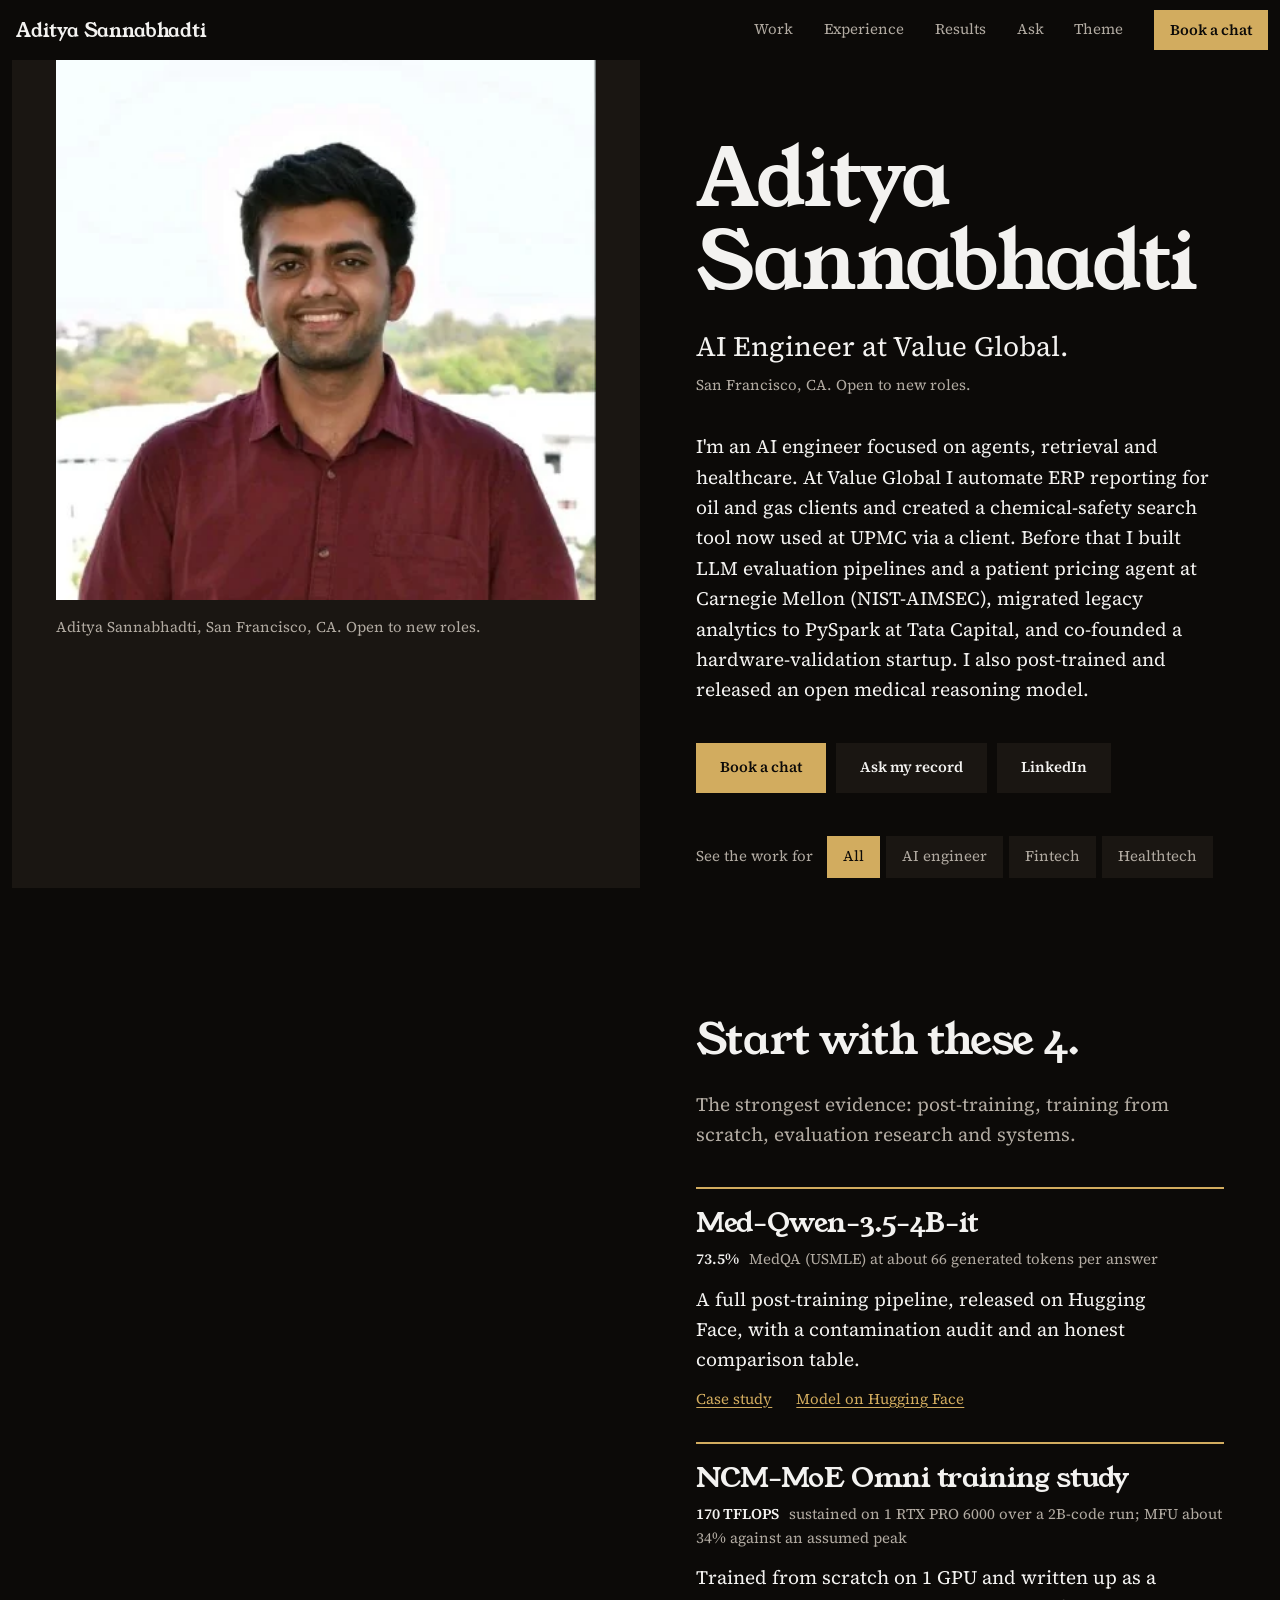
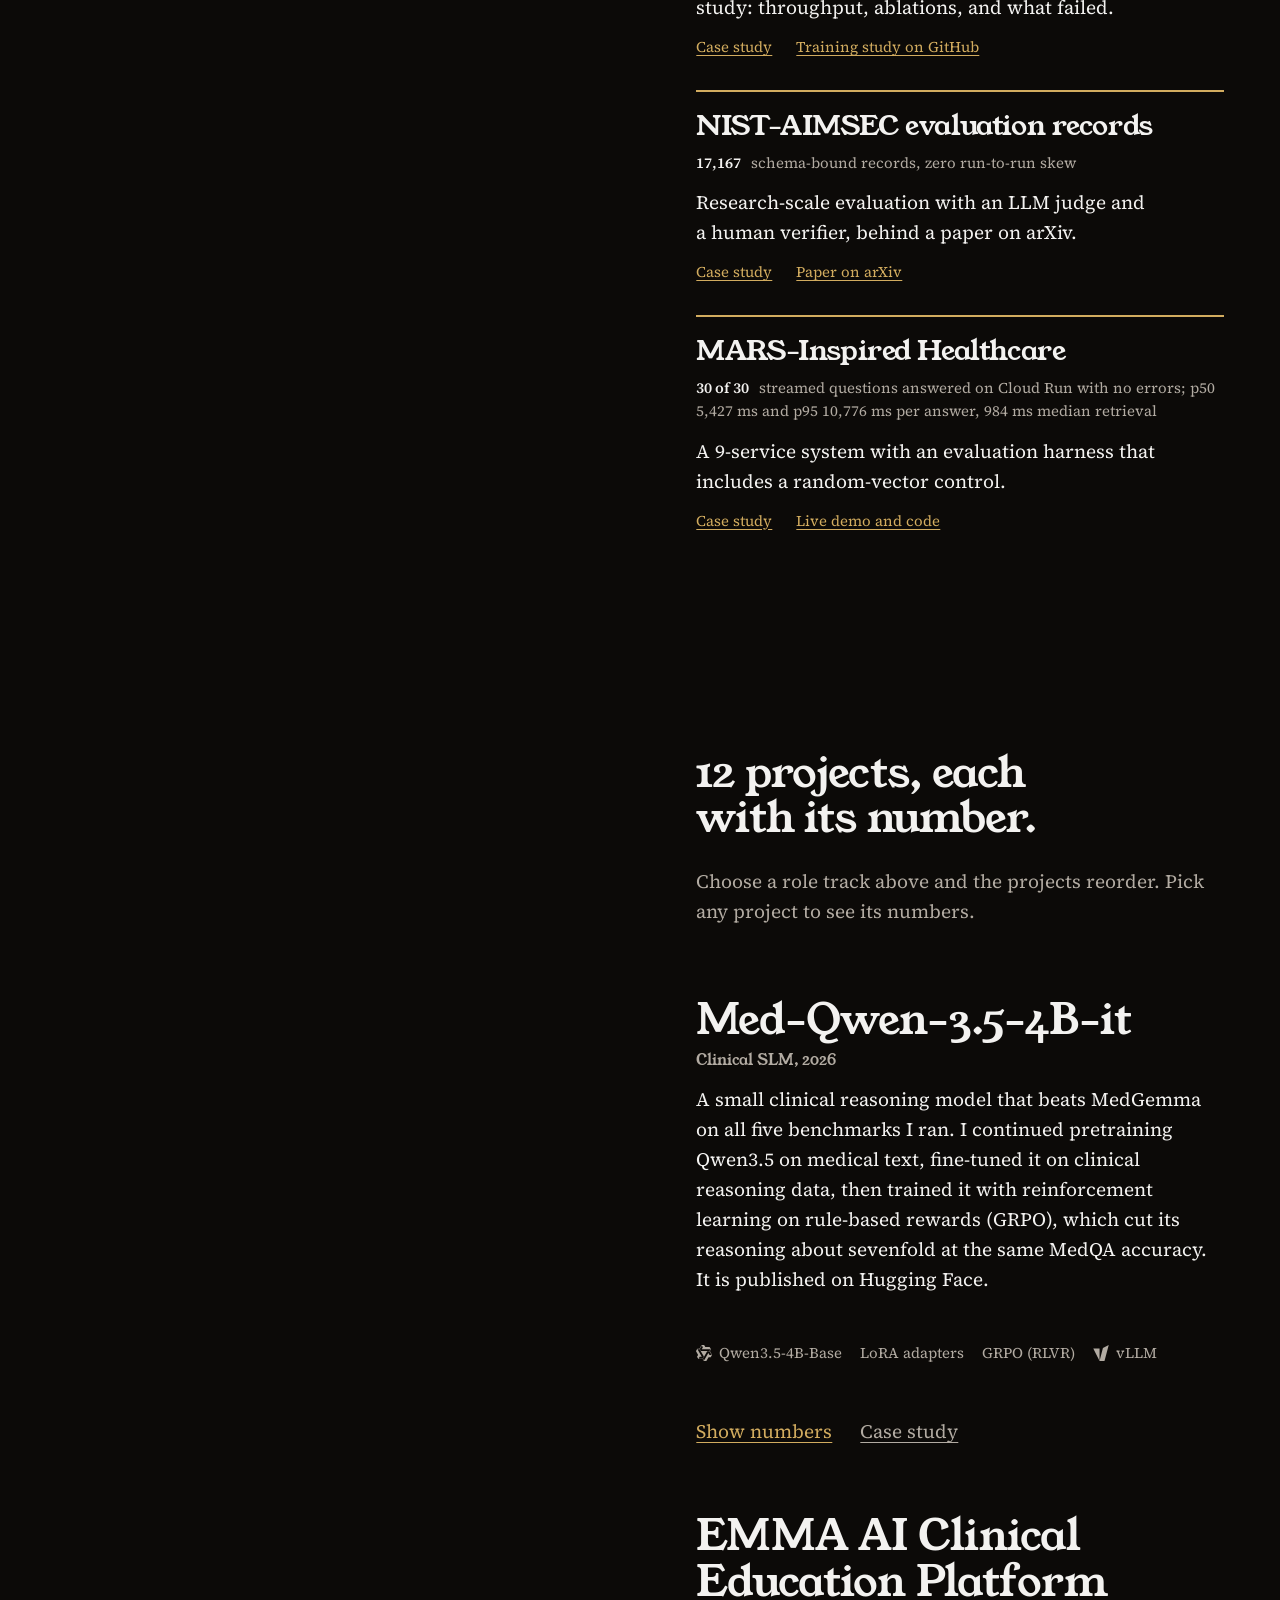
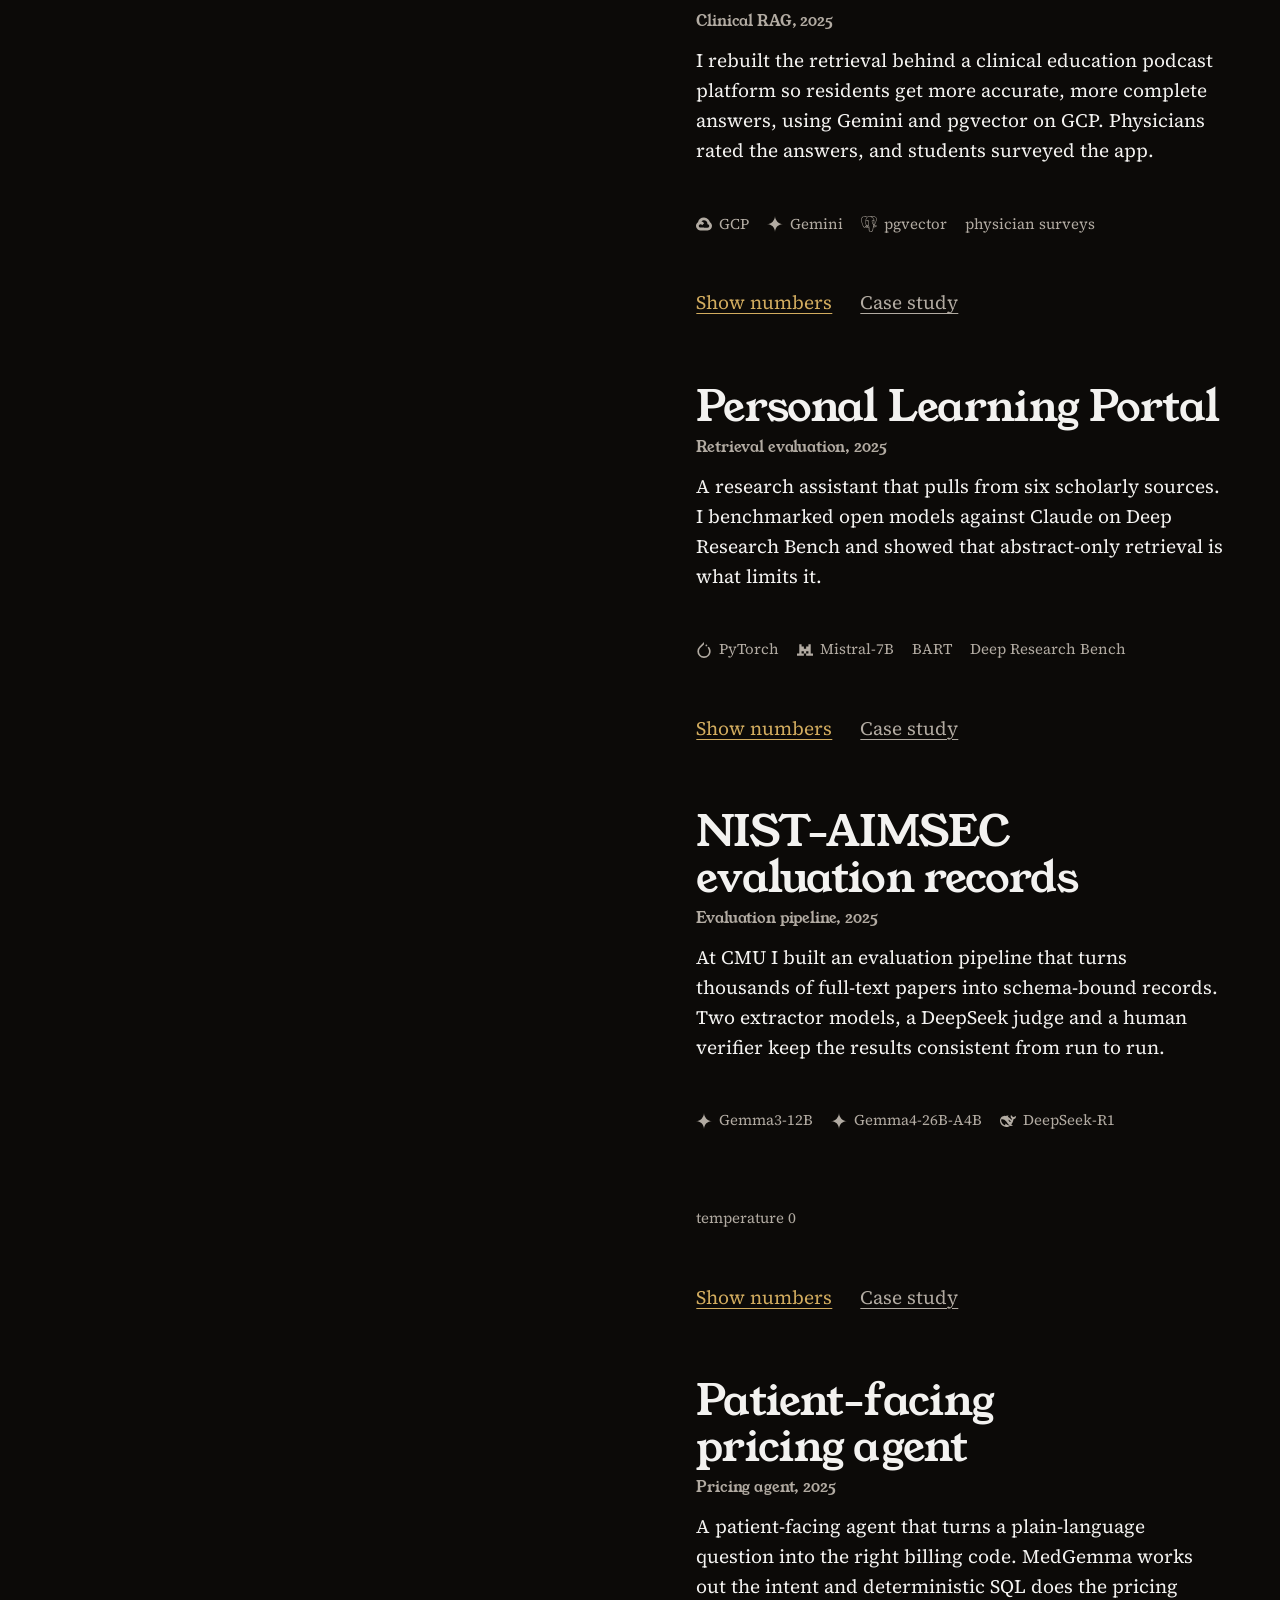
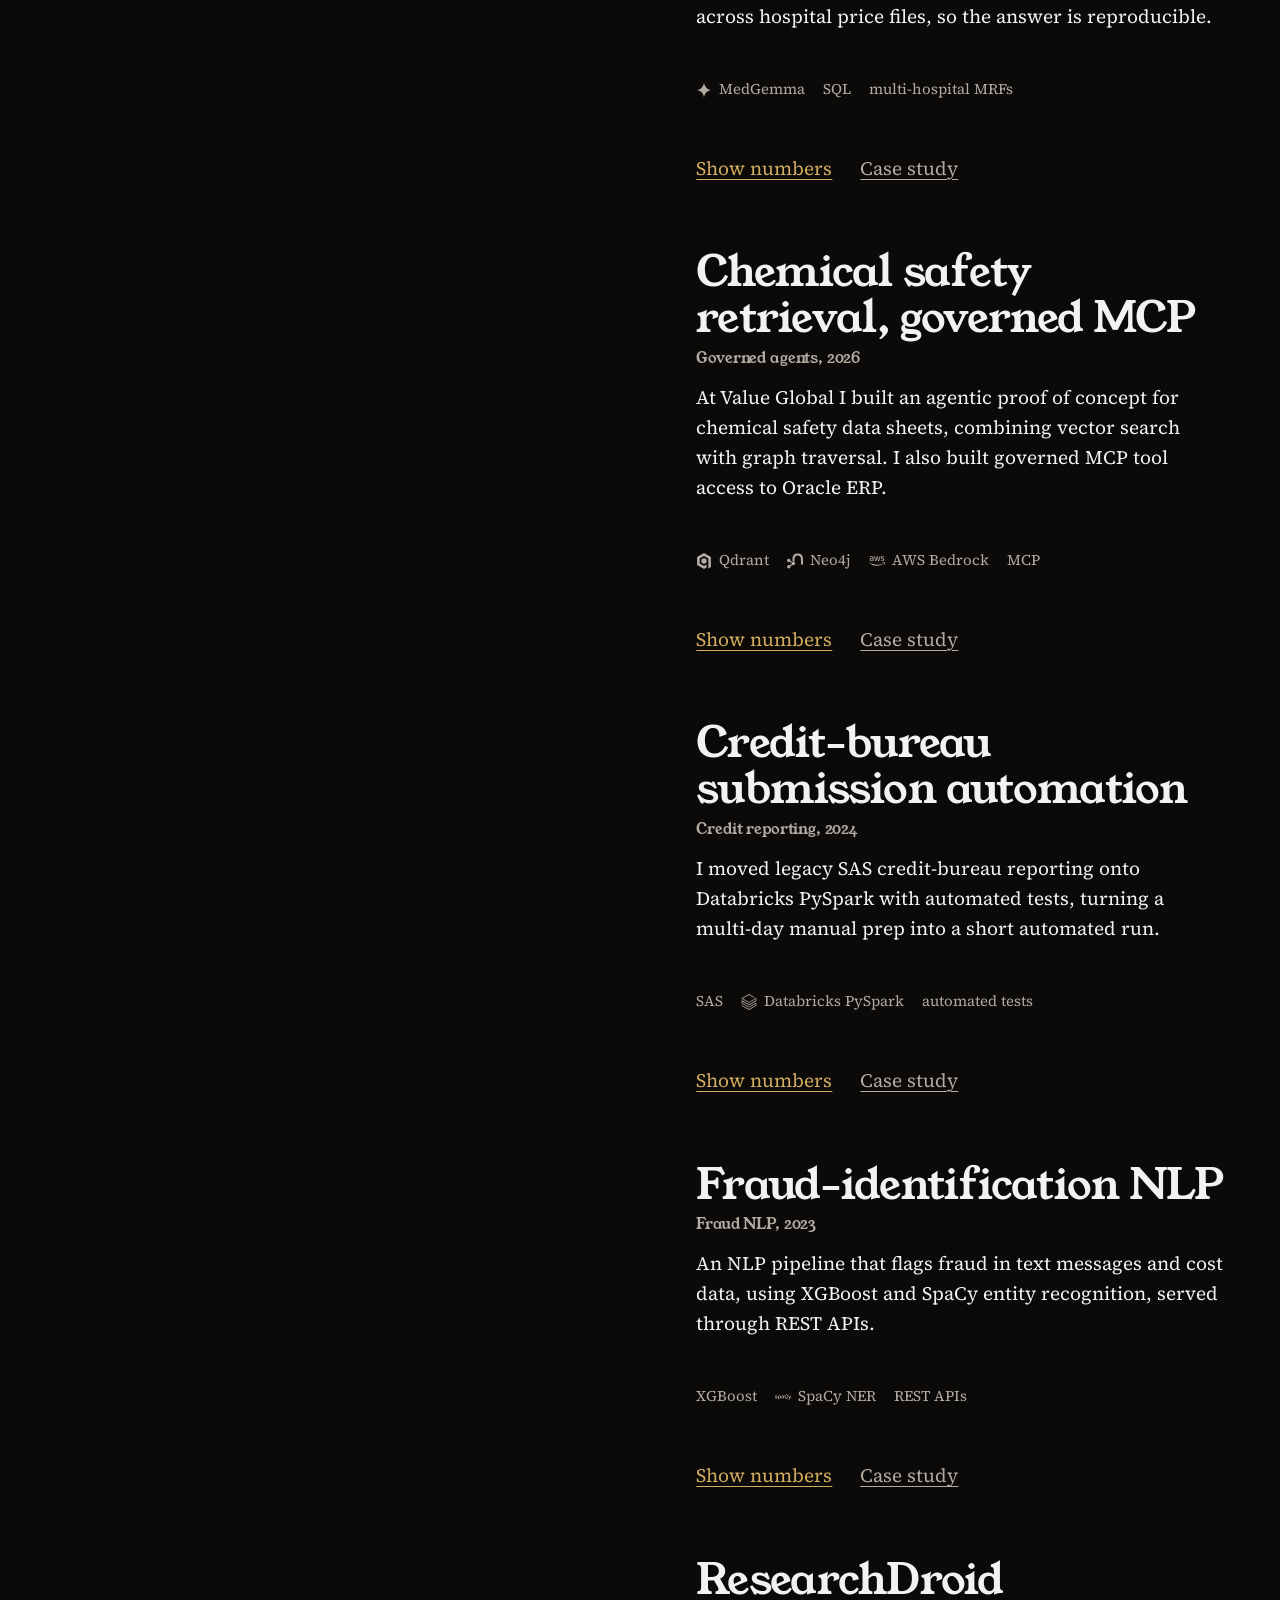
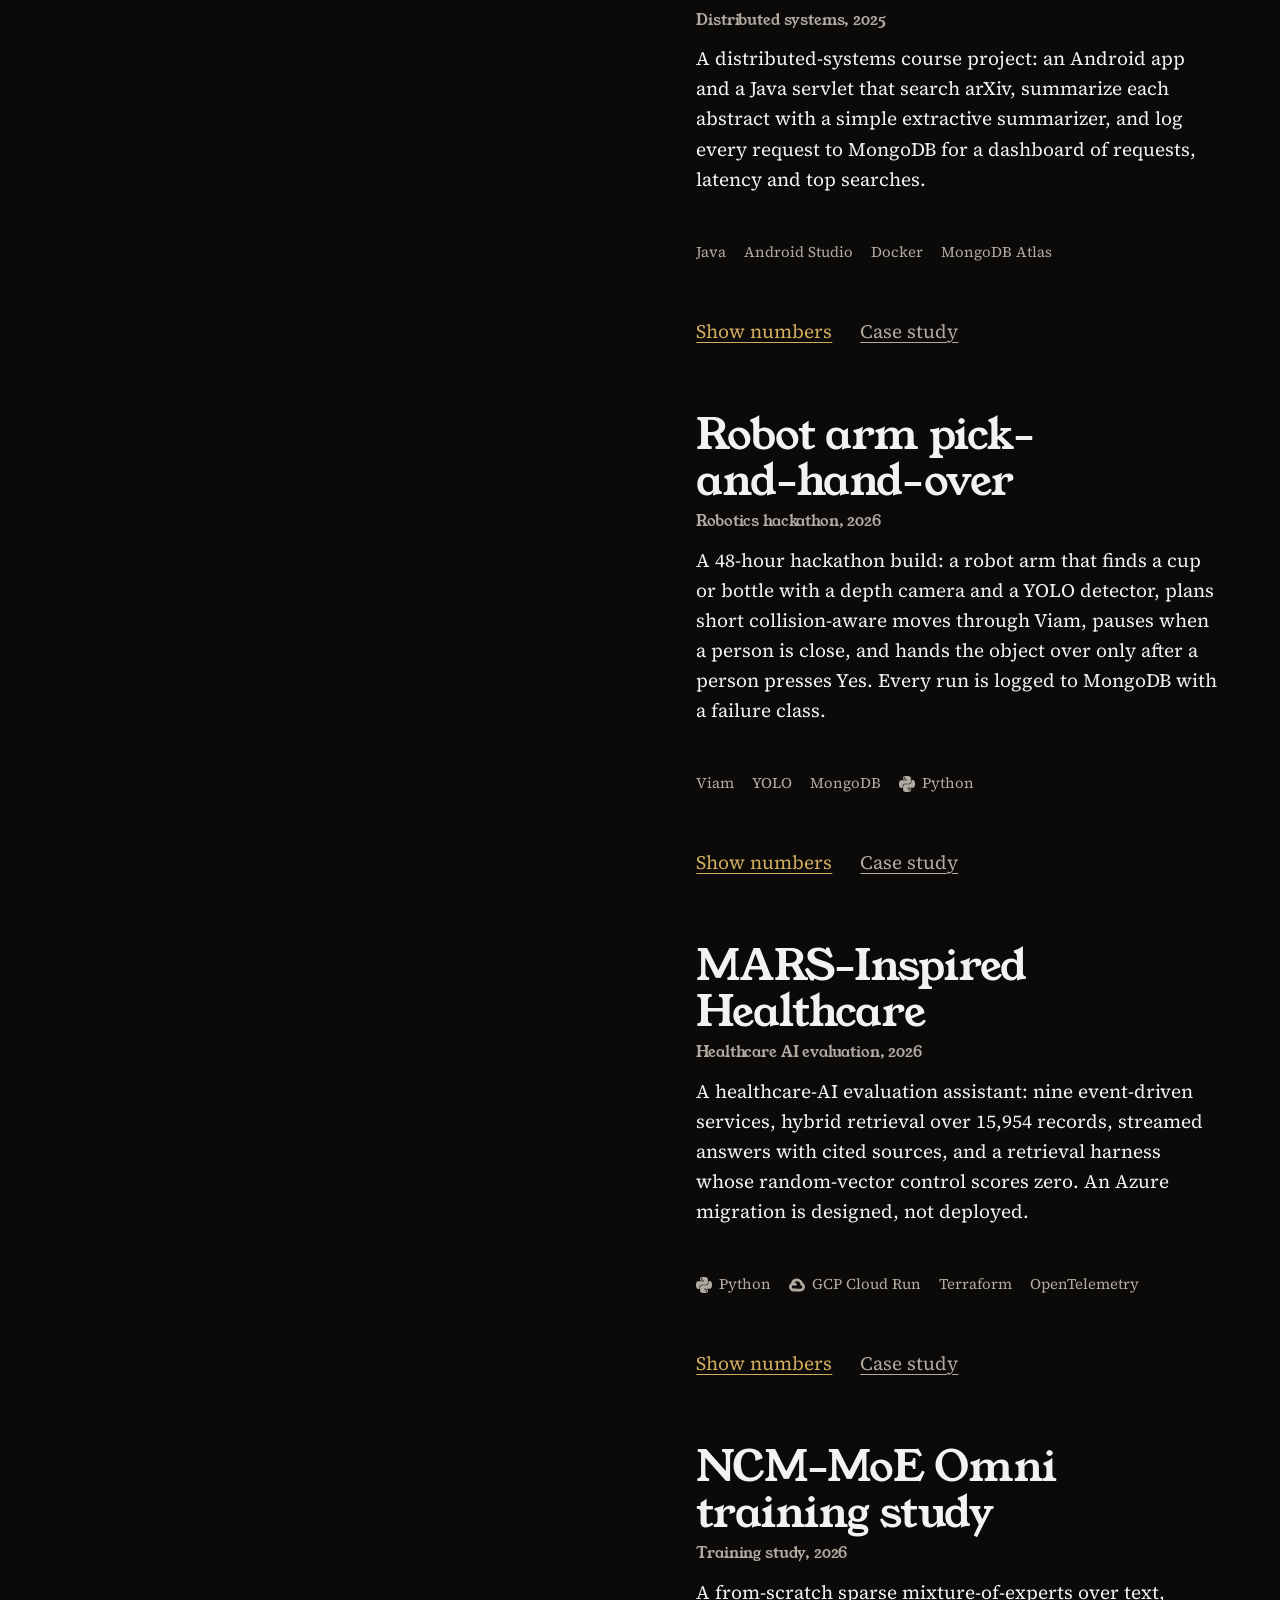
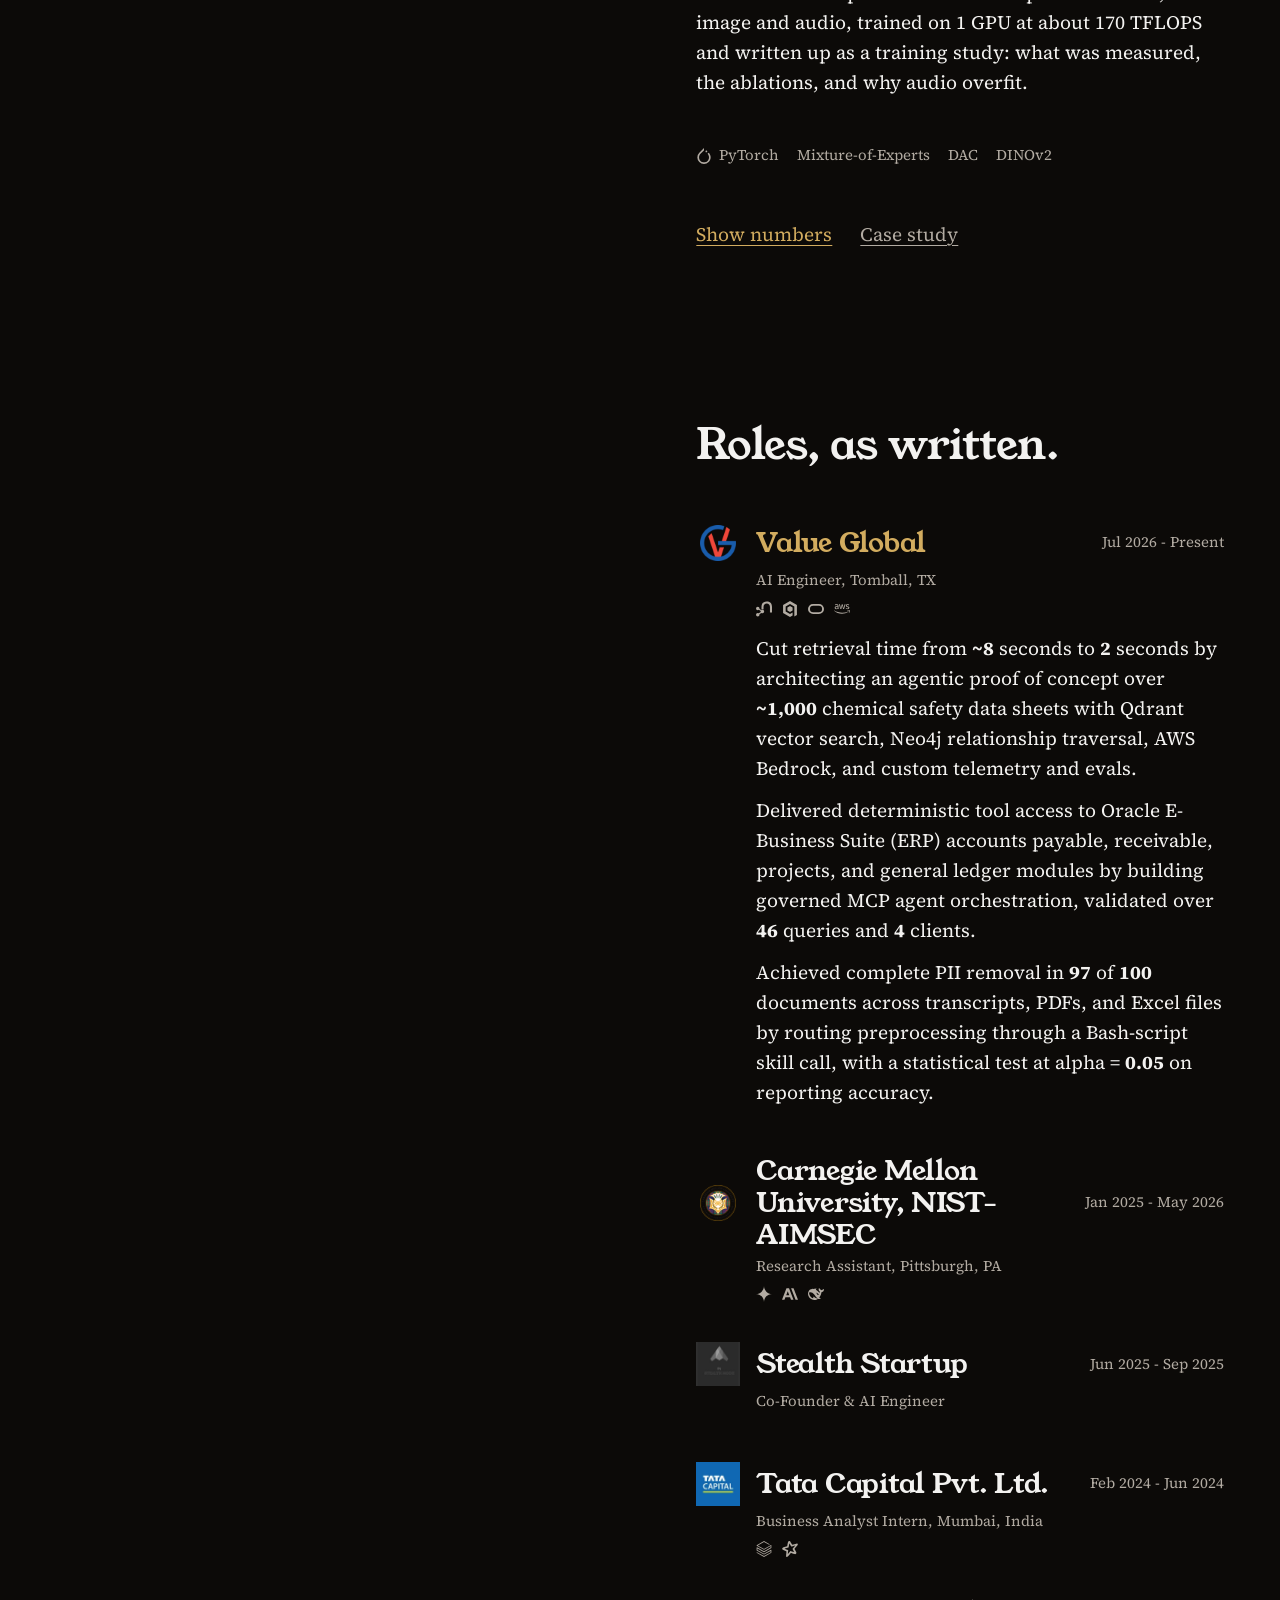
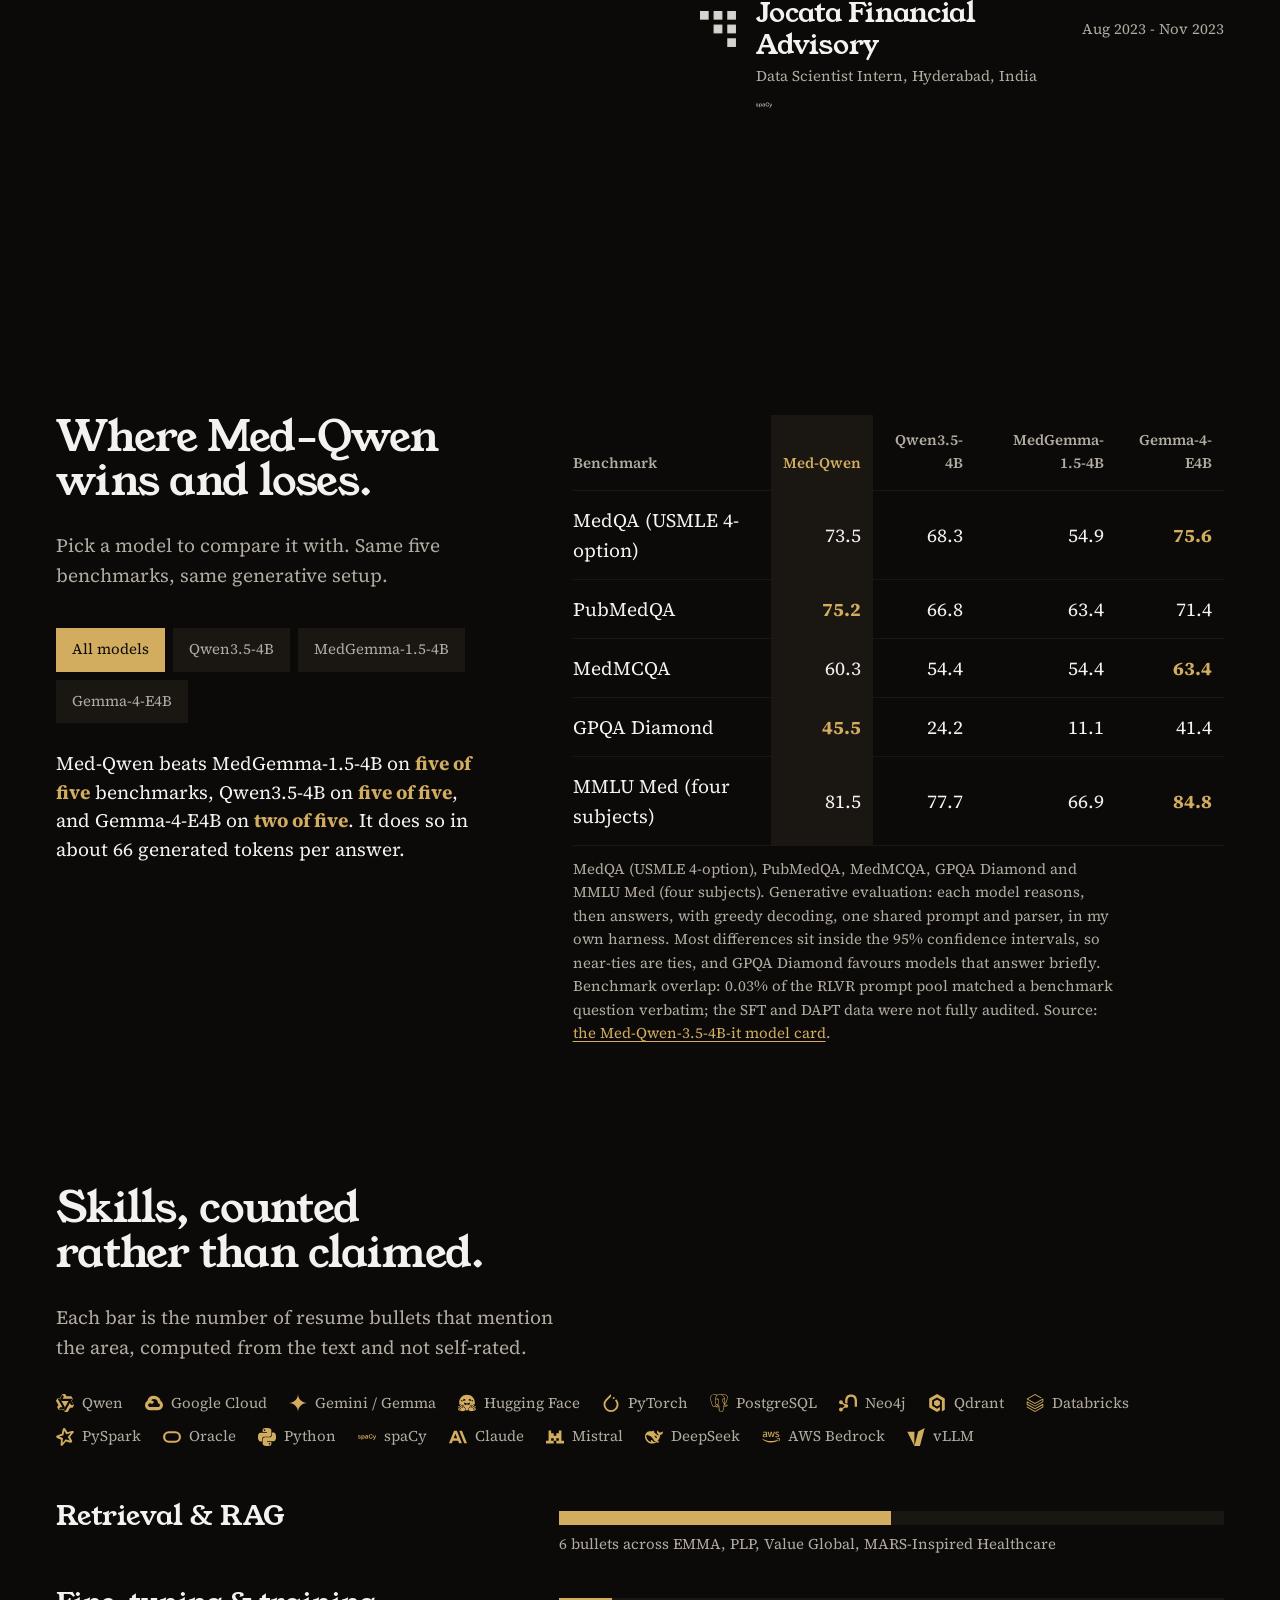
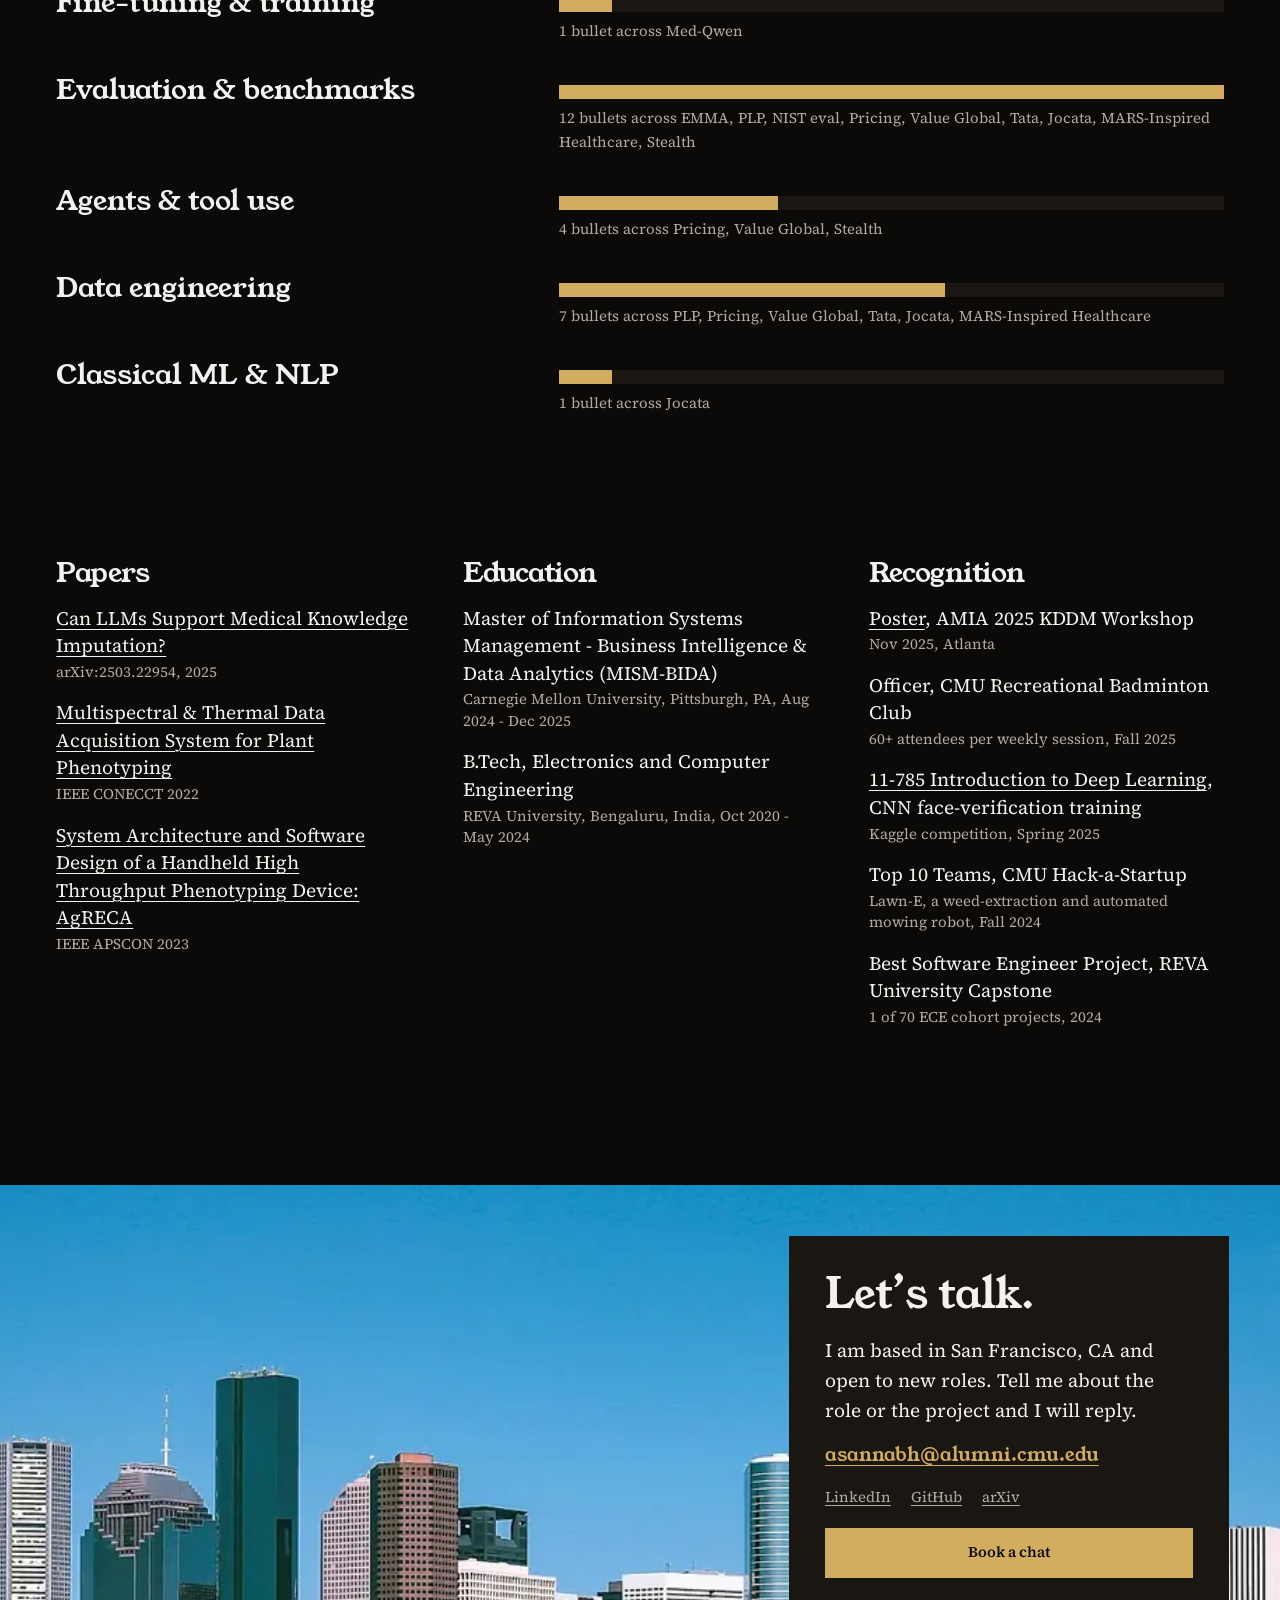
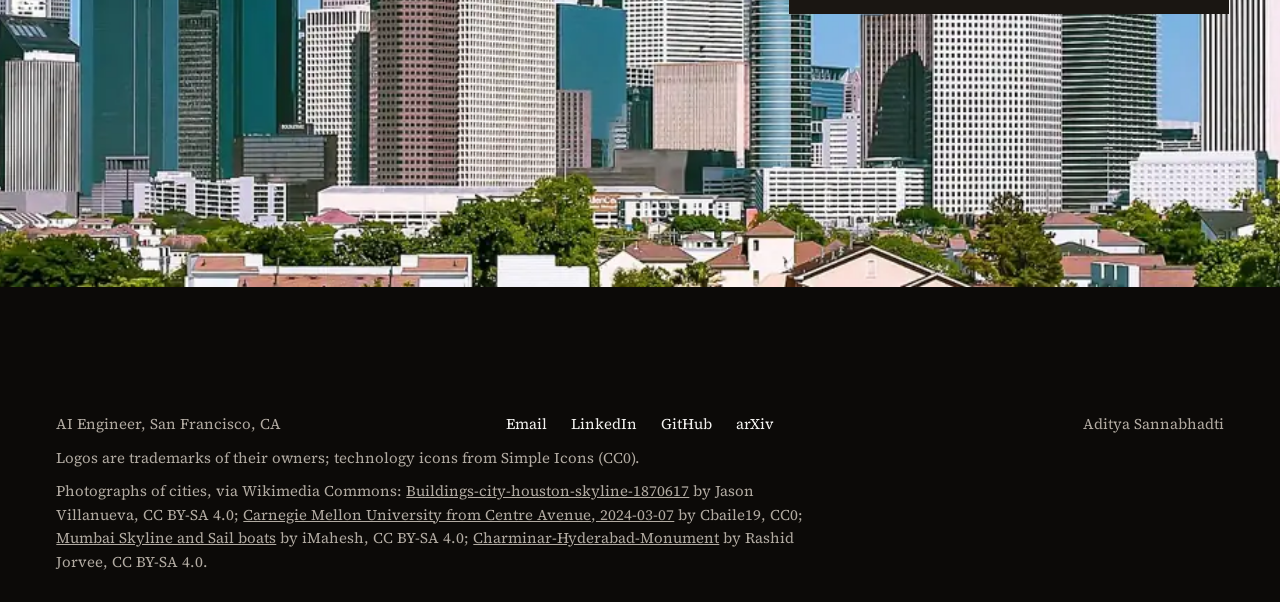
<file: docs/index.html>
<!doctype html>
<html lang="en"><head><meta charset="utf-8">
<meta name="viewport" content="width=device-width,initial-scale=1">
<title>Aditya Sannabhadti — AI Engineer</title><meta name="description" content="AI engineer focused on agents, retrieval and healthcare: production agents, search, evaluation and post-training, each with the number it produced.">
<meta property="og:title" content="Aditya Sannabhadti — AI Engineer"><meta property="og:description" content="AI engineer focused on agents, retrieval and healthcare: production agents, search, evaluation and post-training, each with the number it produced.">
<meta name="color-scheme" content="dark light"><meta name="theme-color" content="#0c0a08">
<link rel="icon" href="data:image/svg+xml,%3Csvg xmlns='http://www.w3.org/2000/svg' viewBox='0 0 32 32'%3E%3Crect width='32' height='32' fill='%230c0a08'/%3E%3Ctext x='16' y='22' text-anchor='middle' font-family='Georgia,serif' font-size='15' fill='%23d2ac5f'%3EAS%3C/text%3E%3C/svg%3E">
<link rel="preload" href="fonts/YoungSerif-normal.woff2" as="font" type="font/woff2" crossorigin>
<link rel="preload" href="fonts/SourceSerif4-normal.woff2" as="font" type="font/woff2" crossorigin>
<link rel="stylesheet" href="styles.css?v=c222f67a">
<script>document.documentElement.classList.add("js");try{var t=localStorage.getItem("th");if(t)document.documentElement.dataset.theme=t}catch(e){}</script>
</head><body class="home">
<header class="topbar"><a class="wm" href="index.html">Aditya Sannabhadti</a><nav aria-label="Main"><a class="wk" href="index.html#work">Work</a><a class="mh" href="index.html#experience">Experience</a><a class="mh" href="index.html#results">Results</a><a href="ask.html">Ask</a><button class="thm" id="tg" type="button" aria-label="Switch between dark and light">Theme</button><a class="btn p" href="contact.html">Book a chat</a></nav></header>
<main><div class="split">
<aside class="stage" aria-label="Portrait, and the figure or place for whatever you are reading"><div class="pane me on" data-pane="me"><figure><img src="me.webp" width="640" height="640" alt="Portrait of Aditya Sannabhadti" decoding="async" fetchpriority="high"><figcaption>Aditya Sannabhadti, San Francisco, CA. Open to new roles.</figcaption></figure></div><div class="pane" data-pane="w01" aria-hidden="true"><div class="fill"><span class="ttl">Med-Qwen-3.5-4B-it</span><div class="big">73.5%</div><p class="note">MedQA (USMLE) at about 66 generated tokens per answer</p><div class="vs" role="group" aria-label="Med-Qwen wins out of five benchmarks, per comparison model"><span class="k">Wins out of 5 benchmarks</span><div class="vr"><span class="vn">MedGemma-1.5-4B</span><span class="cells" aria-hidden="true"><i class="w"></i><i class="w"></i><i class="w"></i><i class="w"></i><i class="w"></i></span><b>5/5</b></div><div class="vr"><span class="vn">Gemma-4-E4B</span><span class="cells" aria-hidden="true"><i class="l"></i><i class="w"></i><i class="l"></i><i class="w"></i><i class="l"></i></span><b>2/5</b></div><div class="vr"><span class="vn">Qwen3.5-4B</span><span class="cells" aria-hidden="true"><i class="w"></i><i class="w"></i><i class="w"></i><i class="w"></i><i class="w"></i></span><b>5/5</b></div></div><div class="rl"><svg class="ch" viewBox="0 0 560 138" role="img" aria-label="reasoning tokens per answer (MedQA): 456 (SFT) to 66 (RLVR)"><text class="t" x="0" y="14">reasoning tokens per answer (MedQA)</text><text class="l" x="0" y="46">before</text><rect class="tr" x="168" y="30" width="314" height="22"/><rect class="bar" x="168" y="30" width="314.0" height="22" style="--i:0"/><text class="v" x="492" y="46">456 (SFT)</text><text class="l hot" x="0" y="86">after</text><rect class="tr" x="168" y="70" width="314" height="22"/><rect class="bar hot" x="168" y="70" width="45.4" height="22" style="--i:1"/><text class="v" x="492" y="86">66 (RLVR)</text><text class="n" x="0" y="132">same MedQA accuracy: 73.2% SFT, 73.5% RLVR; my own evaluation harness</text></svg></div></div></div><div class="pane" data-pane="w02" aria-hidden="true"><div class="fill"><span class="ttl">EMMA AI Clinical Education Platform</span><div class="big">+25%</div><p class="note">physician-rated accuracy + completeness</p><svg class="ch" viewBox="0 0 560 178" role="img" aria-label="EMMA evidence base"><text class="t" x="0" y="14">EMMA · evidence base</text><text class="l hot" x="0" y="46">students surveyed</text><rect class="tr" x="168" y="30" width="314" height="22"/><rect class="bar hot" x="168" y="30" width="301.4" height="22" style="--i:0"/><text class="v" x="492" y="46">48</text><text class="l" x="0" y="86">20 contexts</text><rect class="tr" x="168" y="70" width="314" height="22"/><rect class="bar" x="168" y="70" width="125.6" height="22" style="--i:1"/><text class="v" x="492" y="86">20</text><text class="l" x="0" y="126">physician surveys</text><rect class="tr" x="168" y="110" width="314" height="22"/><rect class="bar" x="168" y="110" width="12.6" height="22" style="--i:2"/><text class="v" x="492" y="126">2</text><text class="n" x="0" y="172">+25% comes from the two physician surveys</text></svg></div></div><div class="pane" data-pane="w03" aria-hidden="true"><div class="fill"><span class="ttl">Personal Learning Portal</span><div class="big">0.0668 vs 0.4201</div><p class="note">RACE: Mistral-7B vs Claude Sonnet 3.7</p><svg class="ch" viewBox="0 0 560 138" role="img" aria-label="RACE · 15 Deep Research Bench queries"><text class="t" x="0" y="14">RACE · 15 Deep Research Bench queries</text><text class="l hot" x="0" y="46">Claude Sonnet 3.7</text><rect class="tr" x="168" y="30" width="314" height="22"/><rect class="bar hot" x="168" y="30" width="314.0" height="22" style="--i:0"/><text class="v" x="492" y="46">0.4201</text><text class="l" x="0" y="86">Mistral-7B + BART</text><rect class="tr" x="168" y="70" width="314" height="22"/><rect class="bar" x="168" y="70" width="49.9" height="22" style="--i:1"/><text class="v" x="492" y="86">0.0668</text><text class="n" x="0" y="132">abstract-only retrieval limited the pipeline</text></svg></div></div><div class="pane" data-pane="w04" aria-hidden="true"><div class="fill"><span class="ttl">NIST-AIMSEC evaluation records</span><div class="big">17,167</div><p class="note">schema-bound records, zero run-to-run skew</p><svg class="ch" viewBox="0 0 560 178" role="img" aria-label="NIST-AIMSEC evaluation corpus"><text class="t" x="0" y="14">NIST-AIMSEC evaluation corpus</text><text class="l" x="0" y="46">inclusion list</text><rect class="tr" x="168" y="30" width="314" height="22"/><rect class="bar" x="168" y="30" width="314.0" height="22" style="--i:0"/><text class="v" x="492" y="46">28,023</text><text class="l hot" x="0" y="86">records</text><rect class="tr" x="168" y="70" width="314" height="22"/><rect class="bar hot" x="168" y="70" width="192.4" height="22" style="--i:1"/><text class="v" x="492" y="86">17,167</text><text class="l" x="0" y="126">full-text papers</text><rect class="tr" x="168" y="110" width="314" height="22"/><rect class="bar" x="168" y="110" width="178.7" height="22" style="--i:2"/><text class="v" x="492" y="126">15,944</text><text class="n" x="0" y="172">zero run-to-run skew over 10 repeats</text></svg></div></div><div class="pane" data-pane="w05" aria-hidden="true"><div class="fill"><span class="ttl">Patient-facing pricing agent</span><div class="big">82% → 91%</div><p class="note">CPT/HCPCS selection over 465 synthetic queries</p><svg class="ch" viewBox="0 0 560 138" role="img" aria-label="CPT/HCPCS code selection (%): 82% to 91%"><text class="t" x="0" y="14">CPT/HCPCS code selection (%)</text><text class="l" x="0" y="46">before</text><rect class="tr" x="168" y="30" width="314" height="22"/><rect class="bar" x="168" y="30" width="257.5" height="22" style="--i:0"/><text class="v" x="492" y="46">82%</text><text class="l hot" x="0" y="86">after</text><rect class="tr" x="168" y="70" width="314" height="22"/><rect class="bar hot" x="168" y="70" width="285.7" height="22" style="--i:1"/><text class="v" x="492" y="86">91%</text><text class="n" x="0" y="132">465 synthetic queries</text></svg></div></div><div class="pane" data-pane="w06" aria-hidden="true"><div class="fill"><span class="ttl">Chemical safety retrieval, governed MCP</span><div class="big">~8s → 2s</div><p class="note">over ~1,000 safety data sheets; PII removed in 97/100 documents</p><svg class="ch" viewBox="0 0 560 138" role="img" aria-label="retrieval time (seconds): ~8 s to 2 s"><text class="t" x="0" y="14">retrieval time (seconds)</text><text class="l" x="0" y="46">before</text><rect class="tr" x="168" y="30" width="314" height="22"/><rect class="bar" x="168" y="30" width="314.0" height="22" style="--i:0"/><text class="v" x="492" y="46">~8 s</text><text class="l hot" x="0" y="86">after</text><rect class="tr" x="168" y="70" width="314" height="22"/><rect class="bar hot" x="168" y="70" width="78.5" height="22" style="--i:1"/><text class="v" x="492" y="86">2 s</text><text class="n" x="0" y="132">~1,000 chemical safety data sheets</text></svg></div></div><div class="pane" data-pane="w07" aria-hidden="true"><div class="fill"><span class="ttl">Credit-bureau submission automation</span><div class="big">3 days → 2 hours</div><p class="note">credit-bureau submission prep</p><svg class="ch" viewBox="0 0 560 138" role="img" aria-label="credit-bureau submission prep (hours): 3 days to 2 hours"><text class="t" x="0" y="14">credit-bureau submission prep (hours)</text><text class="l" x="0" y="46">before</text><rect class="tr" x="168" y="30" width="314" height="22"/><rect class="bar" x="168" y="30" width="314.0" height="22" style="--i:0"/><text class="v" x="492" y="46">3 days</text><text class="l hot" x="0" y="86">after</text><rect class="tr" x="168" y="70" width="314" height="22"/><rect class="bar hot" x="168" y="70" width="8.7" height="22" style="--i:1"/><text class="v" x="492" y="86">2 hours</text><text class="n" x="0" y="132">3 days drawn as 72 hours, to scale</text></svg></div></div><div class="pane" data-pane="w08" aria-hidden="true"><div class="fill"><span class="ttl">Fraud-identification NLP</span><div class="big">0.86</div><p class="note">fraud identification F1</p><svg class="ch" viewBox="0 0 560 98" role="img" aria-label="fraud identification · F1"><text class="t" x="0" y="14">fraud identification · F1</text><text class="l hot" x="0" y="46">F1</text><rect class="tr" x="168" y="30" width="314" height="22"/><rect class="bar hot" x="168" y="30" width="270.0" height="22" style="--i:0"/><text class="v" x="492" y="46">0.86</text><text class="n" x="0" y="92">scale 0 to 1</text></svg></div></div><div class="pane" data-pane="w09" aria-hidden="true"><div class="fill"><span class="ttl">ResearchDroid</span><div class="big">3 tiers</div><p class="note">Android client, Java servlet on Tomcat, MongoDB Atlas, with the arXiv API behind it</p><svg class="ch" viewBox="0 0 560 178" role="img" aria-label="ResearchDroid per-request figures"><text class="t" x="0" y="14">ResearchDroid · per request</text><text class="l hot" x="0" y="46">fields logged per request</text><rect class="tr" x="168" y="30" width="314" height="22"/><rect class="bar hot" x="168" y="30" width="219.8" height="22" style="--i:0"/><text class="v" x="492" y="46">7</text><text class="l" x="0" y="86">papers per search</text><rect class="tr" x="168" y="70" width="314" height="22"/><rect class="bar" x="168" y="70" width="157.0" height="22" style="--i:1"/><text class="v" x="492" y="86">5</text><text class="l" x="0" y="126">summary sentences per paper</text><rect class="tr" x="168" y="110" width="314" height="22"/><rect class="bar" x="168" y="110" width="62.8" height="22" style="--i:2"/><text class="v" x="492" y="126">2</text><text class="n" x="0" y="172">every request is logged and shown on a dashboard</text></svg></div></div><div class="pane" data-pane="w10" aria-hidden="true"><div class="fill"><span class="ttl">Robot arm pick-and-hand-over</span><div class="big">9 of 24</div><p class="note">logged live runs lifted the object, mostly tuning runs on the last day</p><svg class="ch" viewBox="0 0 560 218" role="img" aria-label="Robot arm logged runs by outcome"><text class="t" x="0" y="14">24 logged live runs · outcome</text><text class="l hot" x="0" y="46">lifted the object</text><rect class="tr" x="168" y="30" width="314" height="22"/><rect class="bar hot" x="168" y="30" width="235.5" height="22" style="--i:0"/><text class="v" x="492" y="46">9</text><text class="l" x="0" y="86">stopped by the operator</text><rect class="tr" x="168" y="70" width="314" height="22"/><rect class="bar" x="168" y="70" width="235.5" height="22" style="--i:1"/><text class="v" x="492" y="86">9</text><text class="l" x="0" y="126">other failures</text><rect class="tr" x="168" y="110" width="314" height="22"/><rect class="bar" x="168" y="110" width="78.5" height="22" style="--i:2"/><text class="v" x="492" y="126">3</text><text class="l" x="0" y="166">errors</text><rect class="tr" x="168" y="150" width="314" height="22"/><rect class="bar" x="168" y="150" width="78.5" height="22" style="--i:3"/><text class="v" x="492" y="166">3</text><text class="n" x="0" y="212">mostly tuning runs on the last day, not a benchmark</text></svg></div></div><div class="pane" data-pane="w11" aria-hidden="true"><div class="fill"><span class="ttl">MARS-Inspired Healthcare</span><div class="big">30 of 30</div><p class="note">streamed questions answered on Cloud Run with no errors; p50 5,427 ms and p95 10,776 ms per answer, 984 ms median retrieval</p><svg class="ch" viewBox="0 0 560 298" role="img" aria-label="MARS-Inspired Healthcare latency percentiles"><text class="t" x="0" y="14">MARS-Inspired Healthcare · latency on Cloud Run, 30 streamed questions (ms)</text><text class="l" x="0" y="46">total, p95</text><rect class="tr" x="168" y="30" width="314" height="22"/><rect class="bar" x="168" y="30" width="282.0" height="22" style="--i:0"/><text class="v" x="492" y="46">10,776</text><text class="l" x="0" y="86">first token, p95</text><rect class="tr" x="168" y="70" width="314" height="22"/><rect class="bar" x="168" y="70" width="156.8" height="22" style="--i:1"/><text class="v" x="492" y="86">5,993</text><text class="l hot" x="0" y="126">total, p50</text><rect class="tr" x="168" y="110" width="314" height="22"/><rect class="bar hot" x="168" y="110" width="142.0" height="22" style="--i:2"/><text class="v" x="492" y="126">5,427</text><text class="l hot" x="0" y="166">first token, p50</text><rect class="tr" x="168" y="150" width="314" height="22"/><rect class="bar hot" x="168" y="150" width="53.2" height="22" style="--i:3"/><text class="v" x="492" y="166">2,033</text><text class="l" x="0" y="206">retrieval, p95</text><rect class="tr" x="168" y="190" width="314" height="22"/><rect class="bar" x="168" y="190" width="39.2" height="22" style="--i:4"/><text class="v" x="492" y="206">1,498</text><text class="l hot" x="0" y="246">retrieval, p50</text><rect class="tr" x="168" y="230" width="314" height="22"/><rect class="bar hot" x="168" y="230" width="25.7" height="22" style="--i:5"/><text class="v" x="492" y="246">984</text><text class="n" x="0" y="292">30 of 30 answered, no errors; n = 30, so p99 (11,202 ms) is the maximum</text></svg></div></div><div class="pane" data-pane="w12" aria-hidden="true"><div class="fill"><span class="ttl">NCM-MoE Omni training study</span><div class="big">170 TFLOPS</div><p class="note">sustained on 1 RTX PRO 6000 over a 2B-code run; MFU about 34% against an assumed peak</p><svg class="ch" viewBox="0 0 560 298" role="img" aria-label="NCM-MoE held-out cross-entropy"><text class="t" x="0" y="14">NCM-MoE · held-out CE at the end of the run (lower is better)</text><text class="l" x="0" y="46">text, baseline</text><rect class="tr" x="168" y="30" width="314" height="22"/><rect class="bar" x="168" y="30" width="279.7" height="22" style="--i:0"/><text class="v" x="492" y="46">4.90</text><text class="l" x="0" y="86">image, baseline</text><rect class="tr" x="168" y="70" width="314" height="22"/><rect class="bar" x="168" y="70" width="235.2" height="22" style="--i:1"/><text class="v" x="492" y="86">4.12</text><text class="l hot" x="0" y="126">text, model</text><rect class="tr" x="168" y="110" width="314" height="22"/><rect class="bar hot" x="168" y="110" width="190.7" height="22" style="--i:2"/><text class="v" x="492" y="126">3.34</text><text class="l" x="0" y="166">audio, baseline</text><rect class="tr" x="168" y="150" width="314" height="22"/><rect class="bar" x="168" y="150" width="143.9" height="22" style="--i:3"/><text class="v" x="492" y="166">2.52</text><text class="l" x="0" y="206">audio, model</text><rect class="tr" x="168" y="190" width="314" height="22"/><rect class="bar" x="168" y="190" width="101.6" height="22" style="--i:4"/><text class="v" x="492" y="206">1.78</text><text class="l hot" x="0" y="246">image, model</text><rect class="tr" x="168" y="230" width="314" height="22"/><rect class="bar hot" x="168" y="230" width="100.5" height="22" style="--i:5"/><text class="v" x="492" y="246">1.76</text><text class="n" x="0" y="292">audio overfit: held-out CE rose from 1.52 at step 753 to 1.78</text></svg></div></div><div class="pane" data-pane="houston" aria-hidden="true"><figure><img src="places/houston.webp" width="1500" height="1000" alt="Skyline of downtown Houston under a blue sky" loading="lazy" decoding="async"><figcaption>Houston, the nearest big city to Tomball, TX, where Value Global is based. <a href="#credits">Photo credit</a></figcaption></figure></div><div class="pane" data-pane="pittsburgh" aria-hidden="true"><figure><img src="places/pittsburgh.webp" width="1500" height="1000" alt="Carnegie Mellon University campus buildings in Pittsburgh" loading="lazy" decoding="async"><figcaption>Pittsburgh, where Carnegie Mellon University is. <a href="#credits">Photo credit</a></figcaption></figure></div><div class="pane" data-pane="mumbai" aria-hidden="true"><figure><img src="places/mumbai.webp" width="1500" height="1000" alt="Mumbai skyline seen across the water with sailing boats" loading="lazy" decoding="async"><figcaption>Mumbai, where Tata Capital is based. <a href="#credits">Photo credit</a></figcaption></figure></div><div class="pane" data-pane="hyderabad" aria-hidden="true"><figure><img src="places/hyderabad.webp" width="1500" height="1000" alt="The Charminar monument in Hyderabad at night" loading="lazy" decoding="async"><figcaption>Hyderabad, where Jocata is based. <a href="#credits">Photo credit</a></figcaption></figure></div></aside>
<div class="read">
<section class="hero" id="top">
<h1 data-rise style="--i:0">Aditya Sannabhadti</h1>
<p class="role" data-rise style="--i:1">AI Engineer at Value Global.</p>
<p class="where" data-rise style="--i:2">San Francisco, CA. Open to new roles.</p>
<div data-rise style="--i:3"><p class="lede" data-lede="ai">I&#x27;m an AI engineer focused on agents, retrieval and healthcare. At Value Global I automate ERP reporting for oil and gas clients and created a chemical-safety search tool now used at UPMC via a client. Before that I built LLM evaluation pipelines and a patient pricing agent at Carnegie Mellon (NIST-AIMSEC), migrated legacy analytics to PySpark at Tata Capital, and co-founded a hardware-validation startup. I also post-trained and released an open medical reasoning model.</p><p class="lede" data-lede="fintech" hidden>I automate enterprise reporting: ERP report pulls for oil and gas clients at Value Global, legacy credit-bureau reporting moved to PySpark at Tata Capital, an executive KPI dashboard, and a fraud-identification NLP pipeline at Jocata.</p><p class="lede" data-lede="health" hidden>I build AI for healthcare: a chemical-safety search tool now used at UPMC via a client, a patient pricing agent over UPMC hospitals&#x27; price files at Carnegie Mellon, LLM evaluation pipelines with human review, and an open medical reasoning model I post-trained and released.</p></div>
<div class="cta" data-rise style="--i:5"><a class="btn p" href="contact.html">Book a chat</a><a class="btn" href="ask.html">Ask my record</a><a class="btn" href="https://linkedin.com/in/aditya-sannabhadti-269168221" rel="noopener">LinkedIn</a></div>
<div class="tracks" data-rise style="--i:6"><span>See the work for</span><div class="seg" role="group" aria-label="Role track"><button type="button" data-track="all" aria-pressed="true">All</button><button type="button" data-track="ai" aria-pressed="false">AI engineer</button><button type="button" data-track="fintech" aria-pressed="false">Fintech</button><button type="button" data-track="health" aria-pressed="false">Healthtech</button></div></div>
</section>

<section id="highlights"><h2 class="sh" data-reveal>Start with these 4.</h2><p data-reveal>The strongest evidence: post-training, training from scratch, evaluation research and systems.</p><ol class="hl"><li><a class="ht" href="case-01.html">Med-Qwen-3.5-4B-it</a><span class="hm"><b>73.5%</b> MedQA (USMLE) at about 66 generated tokens per answer</span><p>A full post-training pipeline, released on Hugging Face, with a contamination audit and an honest comparison table.</p><div class="ha"><a href="case-01.html">Case study</a><a href="https://huggingface.co/adi274903/Med-Qwen-3.5-4B-it" rel="noopener">Model on Hugging Face</a></div></li><li><a class="ht" href="case-12.html">NCM-MoE Omni training study</a><span class="hm"><b>170 TFLOPS</b> sustained on 1 RTX PRO 6000 over a 2B-code run; MFU about 34% against an assumed peak</span><p>Trained from scratch on 1 GPU and written up as a study: throughput, ablations, and what failed.</p><div class="ha"><a href="case-12.html">Case study</a><a href="https://github.com/adi274903/ncm-omni/blob/main/STUDY.md" rel="noopener">Training study on GitHub</a></div></li><li><a class="ht" href="case-04.html">NIST-AIMSEC evaluation records</a><span class="hm"><b>17,167</b> schema-bound records, zero run-to-run skew</span><p>Research-scale evaluation with an LLM judge and a human verifier, behind a paper on arXiv.</p><div class="ha"><a href="case-04.html">Case study</a><a href="https://arxiv.org/abs/2503.22954" rel="noopener">Paper on arXiv</a></div></li><li><a class="ht" href="case-11.html">MARS-Inspired Healthcare</a><span class="hm"><b>30 of 30</b> streamed questions answered on Cloud Run with no errors; p50 5,427 ms and p95 10,776 ms per answer, 984 ms median retrieval</span><p>A 9-service system with an evaluation harness that includes a random-vector control.</p><div class="ha"><a href="case-11.html">Case study</a><a href="https://adi274903.github.io/MARS-Inspired-Healthcare/" rel="noopener">Live demo and code</a></div></li></ol></section>

<section id="work"><h2 class="sh w" data-reveal>12 projects, each with its number.</h2>
<p data-reveal>Choose a role track above and the projects reorder. Pick any project to see its numbers.</p>
<ol class="works" id="grid"><li data-n="01" data-tr="ai health" data-reveal><button class="wn" type="button" aria-controls="wf-01" aria-expanded="false"><span class="wt">Med-Qwen-3.5-4B-it</span><span class="wm">Clinical SLM, 2026</span></button><p class="wb">A small clinical reasoning model that beats MedGemma on all five benchmarks I ran. I continued pretraining Qwen3.5 on medical text, fine-tuned it on clinical reasoning data, then trained it with reinforcement learning on rule-based rewards (GRPO), which cut its reasoning about sevenfold at the same MedQA accuracy. It is published on Hugging Face.</p><ul class="chips"><li><span class="lg-i" title="Qwen"><svg class="ic" width="16" height="16" aria-hidden="true"><use href="icons.svg#i-qwen"/></svg></span>Qwen3.5-4B-Base</li><li>LoRA adapters</li><li>GRPO (RLVR)</li><li><span class="lg-i" title="vLLM"><svg class="ic" width="16" height="16" aria-hidden="true"><use href="icons.svg#i-vllm"/></svg></span>vLLM</li></ul><div class="wf" id="wf-01"><div class="big">73.5%</div><p class="note">MedQA (USMLE) at about 66 generated tokens per answer</p><div class="vs" role="group" aria-label="Med-Qwen wins out of five benchmarks, per comparison model"><span class="k">Wins out of 5 benchmarks</span><div class="vr"><span class="vn">MedGemma-1.5-4B</span><span class="cells" aria-hidden="true"><i class="w"></i><i class="w"></i><i class="w"></i><i class="w"></i><i class="w"></i></span><b>5/5</b></div><div class="vr"><span class="vn">Gemma-4-E4B</span><span class="cells" aria-hidden="true"><i class="l"></i><i class="w"></i><i class="l"></i><i class="w"></i><i class="l"></i></span><b>2/5</b></div><div class="vr"><span class="vn">Qwen3.5-4B</span><span class="cells" aria-hidden="true"><i class="w"></i><i class="w"></i><i class="w"></i><i class="w"></i><i class="w"></i></span><b>5/5</b></div></div><div class="rl"><svg class="ch" viewBox="0 0 560 138" role="img" aria-label="reasoning tokens per answer (MedQA): 456 (SFT) to 66 (RLVR)"><text class="t" x="0" y="14">reasoning tokens per answer (MedQA)</text><text class="l" x="0" y="46">before</text><rect class="tr" x="168" y="30" width="314" height="22"/><rect class="bar" x="168" y="30" width="314.0" height="22" style="--i:0"/><text class="v" x="492" y="46">456 (SFT)</text><text class="l hot" x="0" y="86">after</text><rect class="tr" x="168" y="70" width="314" height="22"/><rect class="bar hot" x="168" y="70" width="45.4" height="22" style="--i:1"/><text class="v" x="492" y="86">66 (RLVR)</text><text class="n" x="0" y="132">same MedQA accuracy: 73.2% SFT, 73.5% RLVR; my own evaluation harness</text></svg></div></div><div class="wa"><button class="show" type="button">Show numbers</button><a href="case-01.html">Case study</a></div></li><li data-n="02" data-tr="ai health" data-reveal><button class="wn" type="button" aria-controls="wf-02" aria-expanded="false"><span class="wt">EMMA AI Clinical Education Platform</span><span class="wm">Clinical RAG, 2025</span></button><p class="wb">I rebuilt the retrieval behind a clinical education podcast platform so residents get more accurate, more complete answers, using Gemini and pgvector on GCP. Physicians rated the answers, and students surveyed the app.</p><ul class="chips"><li><span class="lg-i" title="Google Cloud"><svg class="ic" width="16" height="16" aria-hidden="true"><use href="icons.svg#i-googlecloud"/></svg></span>GCP</li><li><span class="lg-i" title="Gemini / Gemma"><svg class="ic" width="16" height="16" aria-hidden="true"><use href="icons.svg#i-googlegemini"/></svg></span>Gemini</li><li><span class="lg-i" title="PostgreSQL"><svg class="ic" width="16" height="16" aria-hidden="true"><use href="icons.svg#i-postgresql"/></svg></span>pgvector</li><li>physician surveys</li></ul><div class="wf" id="wf-02"><div class="big">+25%</div><p class="note">physician-rated accuracy + completeness</p><div class="dw"><svg class="ch" viewBox="0 0 560 178" role="img" aria-label="EMMA evidence base"><text class="t" x="0" y="14">EMMA · evidence base</text><text class="l hot" x="0" y="46">students surveyed</text><rect class="tr" x="168" y="30" width="314" height="22"/><rect class="bar hot" x="168" y="30" width="301.4" height="22" style="--i:0"/><text class="v" x="492" y="46">48</text><text class="l" x="0" y="86">20 contexts</text><rect class="tr" x="168" y="70" width="314" height="22"/><rect class="bar" x="168" y="70" width="125.6" height="22" style="--i:1"/><text class="v" x="492" y="86">20</text><text class="l" x="0" y="126">physician surveys</text><rect class="tr" x="168" y="110" width="314" height="22"/><rect class="bar" x="168" y="110" width="12.6" height="22" style="--i:2"/><text class="v" x="492" y="126">2</text><text class="n" x="0" y="172">+25% comes from the two physician surveys</text></svg></div><div class="mw"><svg class="ch" viewBox="0 0 360 178" role="img" aria-label="EMMA evidence base"><text class="t" x="0" y="14">EMMA · evidence base</text><text class="l hot" x="0" y="46">students surveyed</text><rect class="tr" x="150" y="30" width="144" height="22"/><rect class="bar hot" x="150" y="30" width="138.2" height="22" style="--i:0"/><text class="v" x="304" y="46">48</text><text class="l" x="0" y="86">20 contexts</text><rect class="tr" x="150" y="70" width="144" height="22"/><rect class="bar" x="150" y="70" width="57.6" height="22" style="--i:1"/><text class="v" x="304" y="86">20</text><text class="l" x="0" y="126">physician surveys</text><rect class="tr" x="150" y="110" width="144" height="22"/><rect class="bar" x="150" y="110" width="5.8" height="22" style="--i:2"/><text class="v" x="304" y="126">2</text><text class="n" x="0" y="172">+25% comes from the two physician surveys</text></svg></div></div><div class="wa"><button class="show" type="button">Show numbers</button><a href="case-02.html">Case study</a></div></li><li data-n="03" data-tr="ai" data-reveal><button class="wn" type="button" aria-controls="wf-03" aria-expanded="false"><span class="wt">Personal Learning Portal</span><span class="wm">Retrieval evaluation, 2025</span></button><p class="wb">A research assistant that pulls from six scholarly sources. I benchmarked open models against Claude on Deep Research Bench and showed that abstract-only retrieval is what limits it.</p><ul class="chips"><li><span class="lg-i" title="PyTorch"><svg class="ic" width="16" height="16" aria-hidden="true"><use href="icons.svg#i-pytorch"/></svg></span>PyTorch</li><li><span class="lg-i" title="Mistral"><svg class="ic" width="16" height="16" aria-hidden="true"><use href="icons.svg#i-mistralai"/></svg></span>Mistral-7B</li><li>BART</li><li>Deep Research Bench</li></ul><div class="wf" id="wf-03"><div class="big">0.0668 vs 0.4201</div><p class="note">RACE: Mistral-7B vs Claude Sonnet 3.7</p><div class="dw"><svg class="ch" viewBox="0 0 560 138" role="img" aria-label="RACE · 15 Deep Research Bench queries"><text class="t" x="0" y="14">RACE · 15 Deep Research Bench queries</text><text class="l hot" x="0" y="46">Claude Sonnet 3.7</text><rect class="tr" x="168" y="30" width="314" height="22"/><rect class="bar hot" x="168" y="30" width="314.0" height="22" style="--i:0"/><text class="v" x="492" y="46">0.4201</text><text class="l" x="0" y="86">Mistral-7B + BART</text><rect class="tr" x="168" y="70" width="314" height="22"/><rect class="bar" x="168" y="70" width="49.9" height="22" style="--i:1"/><text class="v" x="492" y="86">0.0668</text><text class="n" x="0" y="132">abstract-only retrieval limited the pipeline</text></svg></div><div class="mw"><svg class="ch" viewBox="0 0 360 138" role="img" aria-label="RACE · 15 Deep Research Bench queries"><text class="t" x="0" y="14">RACE · 15 Deep Research Bench queries</text><text class="l hot" x="0" y="46">Claude Sonnet 3.7</text><rect class="tr" x="150" y="30" width="144" height="22"/><rect class="bar hot" x="150" y="30" width="144.0" height="22" style="--i:0"/><text class="v" x="304" y="46">0.4201</text><text class="l" x="0" y="86">Mistral-7B + BART</text><rect class="tr" x="150" y="70" width="144" height="22"/><rect class="bar" x="150" y="70" width="22.9" height="22" style="--i:1"/><text class="v" x="304" y="86">0.0668</text><text class="n" x="0" y="132">abstract-only retrieval limited the pipeline</text></svg></div></div><div class="wa"><button class="show" type="button">Show numbers</button><a href="case-03.html">Case study</a></div></li><li data-n="04" data-tr="ai health" data-reveal><button class="wn" type="button" aria-controls="wf-04" aria-expanded="false"><span class="wt">NIST-AIMSEC evaluation records</span><span class="wm">Evaluation pipeline, 2025</span></button><p class="wb">At CMU I built an evaluation pipeline that turns thousands of full-text papers into schema-bound records. Two extractor models, a DeepSeek judge and a human verifier keep the results consistent from run to run.</p><ul class="chips"><li><span class="lg-i" title="Gemini / Gemma"><svg class="ic" width="16" height="16" aria-hidden="true"><use href="icons.svg#i-googlegemini"/></svg></span>Gemma3-12B</li><li><span class="lg-i" title="Gemini / Gemma"><svg class="ic" width="16" height="16" aria-hidden="true"><use href="icons.svg#i-googlegemini"/></svg></span>Gemma4-26B-A4B</li><li><span class="lg-i" title="DeepSeek"><svg class="ic" width="16" height="16" aria-hidden="true"><use href="icons.svg#i-deepseek"/></svg></span>DeepSeek-R1</li><li>temperature 0</li></ul><div class="wf" id="wf-04"><div class="big">17,167</div><p class="note">schema-bound records, zero run-to-run skew</p><div class="dw"><svg class="ch" viewBox="0 0 560 178" role="img" aria-label="NIST-AIMSEC evaluation corpus"><text class="t" x="0" y="14">NIST-AIMSEC evaluation corpus</text><text class="l" x="0" y="46">inclusion list</text><rect class="tr" x="168" y="30" width="314" height="22"/><rect class="bar" x="168" y="30" width="314.0" height="22" style="--i:0"/><text class="v" x="492" y="46">28,023</text><text class="l hot" x="0" y="86">records</text><rect class="tr" x="168" y="70" width="314" height="22"/><rect class="bar hot" x="168" y="70" width="192.4" height="22" style="--i:1"/><text class="v" x="492" y="86">17,167</text><text class="l" x="0" y="126">full-text papers</text><rect class="tr" x="168" y="110" width="314" height="22"/><rect class="bar" x="168" y="110" width="178.7" height="22" style="--i:2"/><text class="v" x="492" y="126">15,944</text><text class="n" x="0" y="172">zero run-to-run skew over 10 repeats</text></svg></div><div class="mw"><svg class="ch" viewBox="0 0 360 178" role="img" aria-label="NIST-AIMSEC evaluation corpus"><text class="t" x="0" y="14">NIST-AIMSEC evaluation corpus</text><text class="l" x="0" y="46">inclusion list</text><rect class="tr" x="150" y="30" width="144" height="22"/><rect class="bar" x="150" y="30" width="144.0" height="22" style="--i:0"/><text class="v" x="304" y="46">28,023</text><text class="l hot" x="0" y="86">records</text><rect class="tr" x="150" y="70" width="144" height="22"/><rect class="bar hot" x="150" y="70" width="88.2" height="22" style="--i:1"/><text class="v" x="304" y="86">17,167</text><text class="l" x="0" y="126">full-text papers</text><rect class="tr" x="150" y="110" width="144" height="22"/><rect class="bar" x="150" y="110" width="81.9" height="22" style="--i:2"/><text class="v" x="304" y="126">15,944</text><text class="n" x="0" y="172">zero run-to-run skew over 10 repeats</text></svg></div></div><div class="wa"><button class="show" type="button">Show numbers</button><a href="case-04.html">Case study</a></div></li><li data-n="05" data-tr="ai health" data-reveal><button class="wn" type="button" aria-controls="wf-05" aria-expanded="false"><span class="wt">Patient-facing pricing agent</span><span class="wm">Pricing agent, 2025</span></button><p class="wb">A patient-facing agent that turns a plain-language question into the right billing code. MedGemma works out the intent and deterministic SQL does the pricing across hospital price files, so the answer is reproducible.</p><ul class="chips"><li><span class="lg-i" title="Gemini / Gemma"><svg class="ic" width="16" height="16" aria-hidden="true"><use href="icons.svg#i-googlegemini"/></svg></span>MedGemma</li><li>SQL</li><li>multi-hospital MRFs</li></ul><div class="wf" id="wf-05"><div class="big">82% → 91%</div><p class="note">CPT/HCPCS selection over 465 synthetic queries</p><div class="dw"><svg class="ch" viewBox="0 0 560 138" role="img" aria-label="CPT/HCPCS code selection (%): 82% to 91%"><text class="t" x="0" y="14">CPT/HCPCS code selection (%)</text><text class="l" x="0" y="46">before</text><rect class="tr" x="168" y="30" width="314" height="22"/><rect class="bar" x="168" y="30" width="257.5" height="22" style="--i:0"/><text class="v" x="492" y="46">82%</text><text class="l hot" x="0" y="86">after</text><rect class="tr" x="168" y="70" width="314" height="22"/><rect class="bar hot" x="168" y="70" width="285.7" height="22" style="--i:1"/><text class="v" x="492" y="86">91%</text><text class="n" x="0" y="132">465 synthetic queries</text></svg></div><div class="mw"><svg class="ch" viewBox="0 0 360 138" role="img" aria-label="CPT/HCPCS code selection (%): 82% to 91%"><text class="t" x="0" y="14">CPT/HCPCS code selection (%)</text><text class="l" x="0" y="46">before</text><rect class="tr" x="150" y="30" width="144" height="22"/><rect class="bar" x="150" y="30" width="118.1" height="22" style="--i:0"/><text class="v" x="304" y="46">82%</text><text class="l hot" x="0" y="86">after</text><rect class="tr" x="150" y="70" width="144" height="22"/><rect class="bar hot" x="150" y="70" width="131.0" height="22" style="--i:1"/><text class="v" x="304" y="86">91%</text><text class="n" x="0" y="132">465 synthetic queries</text></svg></div></div><div class="wa"><button class="show" type="button">Show numbers</button><a href="case-05.html">Case study</a></div></li><li data-n="06" data-tr="ai" data-reveal><button class="wn" type="button" aria-controls="wf-06" aria-expanded="false"><span class="wt">Chemical safety retrieval, governed MCP</span><span class="wm">Governed agents, 2026</span></button><p class="wb">At Value Global I built an agentic proof of concept for chemical safety data sheets, combining vector search with graph traversal. I also built governed MCP tool access to Oracle ERP.</p><ul class="chips"><li><span class="lg-i" title="Qdrant"><svg class="ic" width="16" height="16" aria-hidden="true"><use href="icons.svg#i-qdrant"/></svg></span>Qdrant</li><li><span class="lg-i" title="Neo4j"><svg class="ic" width="16" height="16" aria-hidden="true"><use href="icons.svg#i-neo4j"/></svg></span>Neo4j</li><li><span class="lg-i" title="AWS Bedrock"><svg class="ic" width="16" height="16" aria-hidden="true"><use href="icons.svg#i-amazonwebservices"/></svg></span>AWS Bedrock</li><li>MCP</li></ul><div class="wf" id="wf-06"><div class="big">~8s → 2s</div><p class="note">over ~1,000 safety data sheets; PII removed in 97/100 documents</p><div class="dw"><svg class="ch" viewBox="0 0 560 138" role="img" aria-label="retrieval time (seconds): ~8 s to 2 s"><text class="t" x="0" y="14">retrieval time (seconds)</text><text class="l" x="0" y="46">before</text><rect class="tr" x="168" y="30" width="314" height="22"/><rect class="bar" x="168" y="30" width="314.0" height="22" style="--i:0"/><text class="v" x="492" y="46">~8 s</text><text class="l hot" x="0" y="86">after</text><rect class="tr" x="168" y="70" width="314" height="22"/><rect class="bar hot" x="168" y="70" width="78.5" height="22" style="--i:1"/><text class="v" x="492" y="86">2 s</text><text class="n" x="0" y="132">~1,000 chemical safety data sheets</text></svg></div><div class="mw"><svg class="ch" viewBox="0 0 360 138" role="img" aria-label="retrieval time (seconds): ~8 s to 2 s"><text class="t" x="0" y="14">retrieval time (seconds)</text><text class="l" x="0" y="46">before</text><rect class="tr" x="150" y="30" width="144" height="22"/><rect class="bar" x="150" y="30" width="144.0" height="22" style="--i:0"/><text class="v" x="304" y="46">~8 s</text><text class="l hot" x="0" y="86">after</text><rect class="tr" x="150" y="70" width="144" height="22"/><rect class="bar hot" x="150" y="70" width="36.0" height="22" style="--i:1"/><text class="v" x="304" y="86">2 s</text><text class="n" x="0" y="132">~1,000 chemical safety data sheets</text></svg></div></div><div class="wa"><button class="show" type="button">Show numbers</button><a href="case-06.html">Case study</a></div></li><li data-n="07" data-tr="fintech" data-reveal><button class="wn" type="button" aria-controls="wf-07" aria-expanded="false"><span class="wt">Credit-bureau submission automation</span><span class="wm">Credit reporting, 2024</span></button><p class="wb">I moved legacy SAS credit-bureau reporting onto Databricks PySpark with automated tests, turning a multi-day manual prep into a short automated run.</p><ul class="chips"><li>SAS</li><li><span class="lg-i" title="Databricks"><svg class="ic" width="16" height="16" aria-hidden="true"><use href="icons.svg#i-databricks"/></svg></span>Databricks PySpark</li><li>automated tests</li></ul><div class="wf" id="wf-07"><div class="big">3 days → 2 hours</div><p class="note">credit-bureau submission prep</p><div class="dw"><svg class="ch" viewBox="0 0 560 138" role="img" aria-label="credit-bureau submission prep (hours): 3 days to 2 hours"><text class="t" x="0" y="14">credit-bureau submission prep (hours)</text><text class="l" x="0" y="46">before</text><rect class="tr" x="168" y="30" width="314" height="22"/><rect class="bar" x="168" y="30" width="314.0" height="22" style="--i:0"/><text class="v" x="492" y="46">3 days</text><text class="l hot" x="0" y="86">after</text><rect class="tr" x="168" y="70" width="314" height="22"/><rect class="bar hot" x="168" y="70" width="8.7" height="22" style="--i:1"/><text class="v" x="492" y="86">2 hours</text><text class="n" x="0" y="132">3 days drawn as 72 hours, to scale</text></svg></div><div class="mw"><svg class="ch" viewBox="0 0 360 138" role="img" aria-label="credit-bureau submission prep (hours): 3 days to 2 hours"><text class="t" x="0" y="14">credit-bureau submission prep (hours)</text><text class="l" x="0" y="46">before</text><rect class="tr" x="150" y="30" width="144" height="22"/><rect class="bar" x="150" y="30" width="144.0" height="22" style="--i:0"/><text class="v" x="304" y="46">3 days</text><text class="l hot" x="0" y="86">after</text><rect class="tr" x="150" y="70" width="144" height="22"/><rect class="bar hot" x="150" y="70" width="4.0" height="22" style="--i:1"/><text class="v" x="304" y="86">2 hours</text><text class="n" x="0" y="132">3 days drawn as 72 hours, to scale</text></svg></div></div><div class="wa"><button class="show" type="button">Show numbers</button><a href="case-07.html">Case study</a></div></li><li data-n="08" data-tr="fintech ai" data-reveal><button class="wn" type="button" aria-controls="wf-08" aria-expanded="false"><span class="wt">Fraud-identification NLP</span><span class="wm">Fraud NLP, 2023</span></button><p class="wb">An NLP pipeline that flags fraud in text messages and cost data, using XGBoost and SpaCy entity recognition, served through REST APIs.</p><ul class="chips"><li>XGBoost</li><li><span class="lg-i" title="spaCy"><svg class="ic" width="16" height="16" aria-hidden="true"><use href="icons.svg#i-spacy"/></svg></span>SpaCy NER</li><li>REST APIs</li></ul><div class="wf" id="wf-08"><div class="big">0.86</div><p class="note">fraud identification F1</p><div class="dw"><svg class="ch" viewBox="0 0 560 98" role="img" aria-label="fraud identification · F1"><text class="t" x="0" y="14">fraud identification · F1</text><text class="l hot" x="0" y="46">F1</text><rect class="tr" x="168" y="30" width="314" height="22"/><rect class="bar hot" x="168" y="30" width="270.0" height="22" style="--i:0"/><text class="v" x="492" y="46">0.86</text><text class="n" x="0" y="92">scale 0 to 1</text></svg></div><div class="mw"><svg class="ch" viewBox="0 0 360 98" role="img" aria-label="fraud identification · F1"><text class="t" x="0" y="14">fraud identification · F1</text><text class="l hot" x="0" y="46">F1</text><rect class="tr" x="150" y="30" width="144" height="22"/><rect class="bar hot" x="150" y="30" width="123.8" height="22" style="--i:0"/><text class="v" x="304" y="46">0.86</text><text class="n" x="0" y="92">scale 0 to 1</text></svg></div></div><div class="wa"><button class="show" type="button">Show numbers</button><a href="case-08.html">Case study</a></div></li><li data-n="09" data-tr="ai" data-reveal><button class="wn" type="button" aria-controls="wf-09" aria-expanded="false"><span class="wt">ResearchDroid</span><span class="wm">Distributed systems, 2025</span></button><p class="wb">A distributed-systems course project: an Android app and a Java servlet that search arXiv, summarize each abstract with a simple extractive summarizer, and log every request to MongoDB for a dashboard of requests, latency and top searches.</p><ul class="chips"><li>Java</li><li>Android Studio</li><li>Docker</li><li>MongoDB Atlas</li></ul><div class="wf" id="wf-09"><div class="big">3 tiers</div><p class="note">Android client, Java servlet on Tomcat, MongoDB Atlas, with the arXiv API behind it</p><div class="dw"><svg class="ch" viewBox="0 0 560 178" role="img" aria-label="ResearchDroid per-request figures"><text class="t" x="0" y="14">ResearchDroid · per request</text><text class="l hot" x="0" y="46">fields logged per request</text><rect class="tr" x="168" y="30" width="314" height="22"/><rect class="bar hot" x="168" y="30" width="219.8" height="22" style="--i:0"/><text class="v" x="492" y="46">7</text><text class="l" x="0" y="86">papers per search</text><rect class="tr" x="168" y="70" width="314" height="22"/><rect class="bar" x="168" y="70" width="157.0" height="22" style="--i:1"/><text class="v" x="492" y="86">5</text><text class="l" x="0" y="126">summary sentences per paper</text><rect class="tr" x="168" y="110" width="314" height="22"/><rect class="bar" x="168" y="110" width="62.8" height="22" style="--i:2"/><text class="v" x="492" y="126">2</text><text class="n" x="0" y="172">every request is logged and shown on a dashboard</text></svg></div><div class="mw"><svg class="ch" viewBox="0 0 360 178" role="img" aria-label="ResearchDroid per-request figures"><text class="t" x="0" y="14">ResearchDroid · per request</text><text class="l hot" x="0" y="46">fields logged per request</text><rect class="tr" x="150" y="30" width="144" height="22"/><rect class="bar hot" x="150" y="30" width="100.8" height="22" style="--i:0"/><text class="v" x="304" y="46">7</text><text class="l" x="0" y="86">papers per search</text><rect class="tr" x="150" y="70" width="144" height="22"/><rect class="bar" x="150" y="70" width="72.0" height="22" style="--i:1"/><text class="v" x="304" y="86">5</text><text class="l" x="0" y="126">summary sentences per paper</text><rect class="tr" x="150" y="110" width="144" height="22"/><rect class="bar" x="150" y="110" width="28.8" height="22" style="--i:2"/><text class="v" x="304" y="126">2</text><text class="n" x="0" y="172">every request is logged and shown on a dashboard</text></svg></div></div><div class="wa"><button class="show" type="button">Show numbers</button><a href="case-09.html">Case study</a></div></li><li data-n="10" data-tr="ai" data-reveal><button class="wn" type="button" aria-controls="wf-10" aria-expanded="false"><span class="wt">Robot arm pick-and-hand-over</span><span class="wm">Robotics hackathon, 2026</span></button><p class="wb">A 48-hour hackathon build: a robot arm that finds a cup or bottle with a depth camera and a YOLO detector, plans short collision-aware moves through Viam, pauses when a person is close, and hands the object over only after a person presses Yes. Every run is logged to MongoDB with a failure class.</p><ul class="chips"><li>Viam</li><li>YOLO</li><li>MongoDB</li><li><span class="lg-i" title="Python"><svg class="ic" width="16" height="16" aria-hidden="true"><use href="icons.svg#i-python"/></svg></span>Python</li></ul><div class="wf" id="wf-10"><div class="big">9 of 24</div><p class="note">logged live runs lifted the object, mostly tuning runs on the last day</p><div class="dw"><svg class="ch" viewBox="0 0 560 218" role="img" aria-label="Robot arm logged runs by outcome"><text class="t" x="0" y="14">24 logged live runs · outcome</text><text class="l hot" x="0" y="46">lifted the object</text><rect class="tr" x="168" y="30" width="314" height="22"/><rect class="bar hot" x="168" y="30" width="235.5" height="22" style="--i:0"/><text class="v" x="492" y="46">9</text><text class="l" x="0" y="86">stopped by the operator</text><rect class="tr" x="168" y="70" width="314" height="22"/><rect class="bar" x="168" y="70" width="235.5" height="22" style="--i:1"/><text class="v" x="492" y="86">9</text><text class="l" x="0" y="126">other failures</text><rect class="tr" x="168" y="110" width="314" height="22"/><rect class="bar" x="168" y="110" width="78.5" height="22" style="--i:2"/><text class="v" x="492" y="126">3</text><text class="l" x="0" y="166">errors</text><rect class="tr" x="168" y="150" width="314" height="22"/><rect class="bar" x="168" y="150" width="78.5" height="22" style="--i:3"/><text class="v" x="492" y="166">3</text><text class="n" x="0" y="212">mostly tuning runs on the last day, not a benchmark</text></svg></div><div class="mw"><svg class="ch" viewBox="0 0 360 218" role="img" aria-label="Robot arm logged runs by outcome"><text class="t" x="0" y="14">24 logged live runs · outcome</text><text class="l hot" x="0" y="46">lifted the object</text><rect class="tr" x="150" y="30" width="144" height="22"/><rect class="bar hot" x="150" y="30" width="108.0" height="22" style="--i:0"/><text class="v" x="304" y="46">9</text><text class="l" x="0" y="86">stopped by the operator</text><rect class="tr" x="150" y="70" width="144" height="22"/><rect class="bar" x="150" y="70" width="108.0" height="22" style="--i:1"/><text class="v" x="304" y="86">9</text><text class="l" x="0" y="126">other failures</text><rect class="tr" x="150" y="110" width="144" height="22"/><rect class="bar" x="150" y="110" width="36.0" height="22" style="--i:2"/><text class="v" x="304" y="126">3</text><text class="l" x="0" y="166">errors</text><rect class="tr" x="150" y="150" width="144" height="22"/><rect class="bar" x="150" y="150" width="36.0" height="22" style="--i:3"/><text class="v" x="304" y="166">3</text><text class="n" x="0" y="212">mostly tuning runs on the last day, not a benchmark</text></svg></div></div><div class="wa"><button class="show" type="button">Show numbers</button><a href="case-10.html">Case study</a></div></li><li data-n="11" data-tr="ai health" data-reveal><button class="wn" type="button" aria-controls="wf-11" aria-expanded="false"><span class="wt">MARS-Inspired Healthcare</span><span class="wm">Healthcare AI evaluation, 2026</span></button><p class="wb">A healthcare-AI evaluation assistant: nine event-driven services, hybrid retrieval over 15,954 records, streamed answers with cited sources, and a retrieval harness whose random-vector control scores zero. An Azure migration is designed, not deployed.</p><ul class="chips"><li><span class="lg-i" title="Python"><svg class="ic" width="16" height="16" aria-hidden="true"><use href="icons.svg#i-python"/></svg></span>Python</li><li><span class="lg-i" title="Google Cloud"><svg class="ic" width="16" height="16" aria-hidden="true"><use href="icons.svg#i-googlecloud"/></svg></span>GCP Cloud Run</li><li>Terraform</li><li>OpenTelemetry</li></ul><div class="wf" id="wf-11"><div class="big">30 of 30</div><p class="note">streamed questions answered on Cloud Run with no errors; p50 5,427 ms and p95 10,776 ms per answer, 984 ms median retrieval</p><div class="dw"><svg class="ch" viewBox="0 0 560 298" role="img" aria-label="MARS-Inspired Healthcare latency percentiles"><text class="t" x="0" y="14">MARS-Inspired Healthcare · latency on Cloud Run, 30 streamed questions (ms)</text><text class="l" x="0" y="46">total, p95</text><rect class="tr" x="168" y="30" width="314" height="22"/><rect class="bar" x="168" y="30" width="282.0" height="22" style="--i:0"/><text class="v" x="492" y="46">10,776</text><text class="l" x="0" y="86">first token, p95</text><rect class="tr" x="168" y="70" width="314" height="22"/><rect class="bar" x="168" y="70" width="156.8" height="22" style="--i:1"/><text class="v" x="492" y="86">5,993</text><text class="l hot" x="0" y="126">total, p50</text><rect class="tr" x="168" y="110" width="314" height="22"/><rect class="bar hot" x="168" y="110" width="142.0" height="22" style="--i:2"/><text class="v" x="492" y="126">5,427</text><text class="l hot" x="0" y="166">first token, p50</text><rect class="tr" x="168" y="150" width="314" height="22"/><rect class="bar hot" x="168" y="150" width="53.2" height="22" style="--i:3"/><text class="v" x="492" y="166">2,033</text><text class="l" x="0" y="206">retrieval, p95</text><rect class="tr" x="168" y="190" width="314" height="22"/><rect class="bar" x="168" y="190" width="39.2" height="22" style="--i:4"/><text class="v" x="492" y="206">1,498</text><text class="l hot" x="0" y="246">retrieval, p50</text><rect class="tr" x="168" y="230" width="314" height="22"/><rect class="bar hot" x="168" y="230" width="25.7" height="22" style="--i:5"/><text class="v" x="492" y="246">984</text><text class="n" x="0" y="292">30 of 30 answered, no errors; n = 30, so p99 (11,202 ms) is the maximum</text></svg></div><div class="mw"><svg class="ch" viewBox="0 0 360 298" role="img" aria-label="MARS-Inspired Healthcare latency percentiles"><text class="t" x="0" y="14">MARS-Inspired Healthcare · latency on Cloud Run, 30 streamed questions (ms)</text><text class="l" x="0" y="46">total, p95</text><rect class="tr" x="150" y="30" width="144" height="22"/><rect class="bar" x="150" y="30" width="129.3" height="22" style="--i:0"/><text class="v" x="304" y="46">10,776</text><text class="l" x="0" y="86">first token, p95</text><rect class="tr" x="150" y="70" width="144" height="22"/><rect class="bar" x="150" y="70" width="71.9" height="22" style="--i:1"/><text class="v" x="304" y="86">5,993</text><text class="l hot" x="0" y="126">total, p50</text><rect class="tr" x="150" y="110" width="144" height="22"/><rect class="bar hot" x="150" y="110" width="65.1" height="22" style="--i:2"/><text class="v" x="304" y="126">5,427</text><text class="l hot" x="0" y="166">first token, p50</text><rect class="tr" x="150" y="150" width="144" height="22"/><rect class="bar hot" x="150" y="150" width="24.4" height="22" style="--i:3"/><text class="v" x="304" y="166">2,033</text><text class="l" x="0" y="206">retrieval, p95</text><rect class="tr" x="150" y="190" width="144" height="22"/><rect class="bar" x="150" y="190" width="18.0" height="22" style="--i:4"/><text class="v" x="304" y="206">1,498</text><text class="l hot" x="0" y="246">retrieval, p50</text><rect class="tr" x="150" y="230" width="144" height="22"/><rect class="bar hot" x="150" y="230" width="11.8" height="22" style="--i:5"/><text class="v" x="304" y="246">984</text><text class="n" x="0" y="292">30 of 30 answered, no errors; n = 30, so p99 (11,202 ms) is the maximum</text></svg></div></div><div class="wa"><button class="show" type="button">Show numbers</button><a href="case-11.html">Case study</a></div></li><li data-n="12" data-tr="ai" data-reveal><button class="wn" type="button" aria-controls="wf-12" aria-expanded="false"><span class="wt">NCM-MoE Omni training study</span><span class="wm">Training study, 2026</span></button><p class="wb">A from-scratch sparse mixture-of-experts over text, image and audio, trained on 1 GPU at about 170 TFLOPS and written up as a training study: what was measured, the ablations, and why audio overfit.</p><ul class="chips"><li><span class="lg-i" title="PyTorch"><svg class="ic" width="16" height="16" aria-hidden="true"><use href="icons.svg#i-pytorch"/></svg></span>PyTorch</li><li>Mixture-of-Experts</li><li>DAC</li><li>DINOv2</li></ul><div class="wf" id="wf-12"><div class="big">170 TFLOPS</div><p class="note">sustained on 1 RTX PRO 6000 over a 2B-code run; MFU about 34% against an assumed peak</p><div class="dw"><svg class="ch" viewBox="0 0 560 298" role="img" aria-label="NCM-MoE held-out cross-entropy"><text class="t" x="0" y="14">NCM-MoE · held-out CE at the end of the run (lower is better)</text><text class="l" x="0" y="46">text, baseline</text><rect class="tr" x="168" y="30" width="314" height="22"/><rect class="bar" x="168" y="30" width="279.7" height="22" style="--i:0"/><text class="v" x="492" y="46">4.90</text><text class="l" x="0" y="86">image, baseline</text><rect class="tr" x="168" y="70" width="314" height="22"/><rect class="bar" x="168" y="70" width="235.2" height="22" style="--i:1"/><text class="v" x="492" y="86">4.12</text><text class="l hot" x="0" y="126">text, model</text><rect class="tr" x="168" y="110" width="314" height="22"/><rect class="bar hot" x="168" y="110" width="190.7" height="22" style="--i:2"/><text class="v" x="492" y="126">3.34</text><text class="l" x="0" y="166">audio, baseline</text><rect class="tr" x="168" y="150" width="314" height="22"/><rect class="bar" x="168" y="150" width="143.9" height="22" style="--i:3"/><text class="v" x="492" y="166">2.52</text><text class="l" x="0" y="206">audio, model</text><rect class="tr" x="168" y="190" width="314" height="22"/><rect class="bar" x="168" y="190" width="101.6" height="22" style="--i:4"/><text class="v" x="492" y="206">1.78</text><text class="l hot" x="0" y="246">image, model</text><rect class="tr" x="168" y="230" width="314" height="22"/><rect class="bar hot" x="168" y="230" width="100.5" height="22" style="--i:5"/><text class="v" x="492" y="246">1.76</text><text class="n" x="0" y="292">audio overfit: held-out CE rose from 1.52 at step 753 to 1.78</text></svg></div><div class="mw"><svg class="ch" viewBox="0 0 360 298" role="img" aria-label="NCM-MoE held-out cross-entropy"><text class="t" x="0" y="14">NCM-MoE · held-out CE at the end of the run (lower is better)</text><text class="l" x="0" y="46">text, baseline</text><rect class="tr" x="150" y="30" width="144" height="22"/><rect class="bar" x="150" y="30" width="128.3" height="22" style="--i:0"/><text class="v" x="304" y="46">4.90</text><text class="l" x="0" y="86">image, baseline</text><rect class="tr" x="150" y="70" width="144" height="22"/><rect class="bar" x="150" y="70" width="107.9" height="22" style="--i:1"/><text class="v" x="304" y="86">4.12</text><text class="l hot" x="0" y="126">text, model</text><rect class="tr" x="150" y="110" width="144" height="22"/><rect class="bar hot" x="150" y="110" width="87.4" height="22" style="--i:2"/><text class="v" x="304" y="126">3.34</text><text class="l" x="0" y="166">audio, baseline</text><rect class="tr" x="150" y="150" width="144" height="22"/><rect class="bar" x="150" y="150" width="66.0" height="22" style="--i:3"/><text class="v" x="304" y="166">2.52</text><text class="l" x="0" y="206">audio, model</text><rect class="tr" x="150" y="190" width="144" height="22"/><rect class="bar" x="150" y="190" width="46.6" height="22" style="--i:4"/><text class="v" x="304" y="206">1.78</text><text class="l hot" x="0" y="246">image, model</text><rect class="tr" x="150" y="230" width="144" height="22"/><rect class="bar hot" x="150" y="230" width="46.1" height="22" style="--i:5"/><text class="v" x="304" y="246">1.76</text><text class="n" x="0" y="292">audio overfit: held-out CE rose from 1.52 at step 753 to 1.78</text></svg></div></div><div class="wa"><button class="show" type="button">Show numbers</button><a href="case-12.html">Case study</a></div></li></ol></section>

<section id="experience"><h2 class="sh" data-reveal>Roles, as written.</h2>
<div class="xp"><details open data-city="houston" data-reveal><summary><span class="co"><img src="logos/valueglobal.png" alt="" width="40" height="40" loading="lazy" decoding="async"></span><span class="org">Value Global</span><span class="when">Jul 2026 - Present</span><span class="role">AI Engineer, Tomball, TX</span><span class="lgs"><span class="lg-i" title="Neo4j"><svg class="ic" width="16" height="16" aria-hidden="true"><use href="icons.svg#i-neo4j"/></svg></span><span class="lg-i" title="Qdrant"><svg class="ic" width="16" height="16" aria-hidden="true"><use href="icons.svg#i-qdrant"/></svg></span><span class="lg-i" title="Oracle"><svg class="ic" width="16" height="16" aria-hidden="true"><use href="icons.svg#i-oracle"/></svg></span><span class="lg-i" title="AWS Bedrock"><svg class="ic" width="16" height="16" aria-hidden="true"><use href="icons.svg#i-amazonwebservices"/></svg></span></span></summary><ul><li>Cut retrieval time from <strong class="n">~8</strong> seconds to <strong class="n">2</strong> seconds by architecting an agentic proof of concept over <strong class="n">~1,000</strong> chemical safety data sheets with Qdrant vector search, Neo4j relationship traversal, AWS Bedrock, and custom telemetry and evals.</li><li>Delivered deterministic tool access to Oracle E-Business Suite (ERP) accounts payable, receivable, projects, and general ledger modules by building governed MCP agent orchestration, validated over <strong class="n">46</strong> queries and <strong class="n">4</strong> clients.</li><li>Achieved complete PII removal in <strong class="n">97</strong> of <strong class="n">100</strong> documents across transcripts, PDFs, and Excel files by routing preprocessing through a Bash-script skill call, with a statistical test at alpha = <strong class="n">0.05</strong> on reporting accuracy.</li></ul></details><details data-city="pittsburgh" data-reveal><summary><span class="co"><img src="logos/cmu.png" alt="" width="40" height="40" loading="lazy" decoding="async"></span><span class="org">Carnegie Mellon University, NIST-AIMSEC</span><span class="when">Jan 2025 - May 2026</span><span class="role">Research Assistant, Pittsburgh, PA</span><span class="lgs"><span class="lg-i" title="Gemini / Gemma"><svg class="ic" width="16" height="16" aria-hidden="true"><use href="icons.svg#i-googlegemini"/></svg></span><span class="lg-i" title="Claude"><svg class="ic" width="16" height="16" aria-hidden="true"><use href="icons.svg#i-anthropic"/></svg></span><span class="lg-i" title="DeepSeek"><svg class="ic" width="16" height="16" aria-hidden="true"><use href="icons.svg#i-deepseek"/></svg></span></span></summary><ul><li>Generated <strong class="n">17,167</strong> schema-bound evaluation records from <strong class="n">15,944</strong> full-text papers against a <strong class="n">28,023</strong>-paper inclusion list by pairing Gemma3-12B and Gemma4-26B-A4B extractors.</li><li>Achieved zero run-to-run skew over <strong class="n">10</strong> repeats of a <strong class="n">100</strong>-PMID sample, arbitrated by DeepSeek-R1 as judge and scored by a human verifier at temperature <strong class="n">0</strong>.</li><li>Delivered the Perplexity and Claude experiments, evaluations, figures, and manuscript work for a medical knowledge imputation paper (<a class="ln" href="https://arxiv.org/abs/2503.22954" rel="noopener">arXiv:2503.22954</a>) by proposing the Sorensen-Dice coefficient.</li><li>Raised CPT/HCPCS code selection from <strong class="n">82%</strong> to <strong class="n">91%</strong> across <strong class="n">465</strong> synthetic queries by architecting a patient-facing pricing agent with MedGemma intent extraction and deterministic SQL pricing over multi-hospital MRFs.</li></ul></details><details data-city="" data-reveal><summary><span class="co fb"><img src="logos/stealth.png" alt="" width="44" height="44" loading="lazy" decoding="async"></span><span class="org">Stealth Startup</span><span class="when">Jun 2025 - Sep 2025</span><span class="role">Co-Founder &amp; AI Engineer</span><span class="lgs"></span></summary><ul><li>Automated test suites and validation of deep-tech hardware with an agentic harness: designed the declarative TOML and YAML file structures and prototyped the unit-testing layer.</li><li>Advanced to a first-round funding interview with UC Berkeley SkyDeck by co-founding the company and pitching the test and evaluation suite.</li></ul></details><details data-city="mumbai" data-reveal><summary><span class="co fb"><img src="logos/tata.png" alt="" width="44" height="44" loading="lazy" decoding="async"></span><span class="org">Tata Capital Pvt. Ltd.</span><span class="when">Feb 2024 - Jun 2024</span><span class="role">Business Analyst Intern, Mumbai, India</span><span class="lgs"><span class="lg-i" title="Databricks"><svg class="ic" width="16" height="16" aria-hidden="true"><use href="icons.svg#i-databricks"/></svg></span><span class="lg-i" title="PySpark"><svg class="ic" width="16" height="16" aria-hidden="true"><use href="icons.svg#i-apachespark"/></svg></span></span></summary><ul><li>Cut the team&#x27;s <strong class="n">3</strong>-day credit-bureau submission prep to a <strong class="n">2</strong>-hour automated run by migrating legacy SAS reporting to Databricks PySpark with automated tests, generating the submission template used for customer scoring.</li></ul></details><details data-city="hyderabad" data-reveal><summary><span class="co ink"><img src="logos/jocata.png" alt="" width="32" height="32" loading="lazy" decoding="async"></span><span class="org">Jocata Financial Advisory</span><span class="when">Aug 2023 - Nov 2023</span><span class="role">Data Scientist Intern, Hyderabad, India</span><span class="lgs"><span class="lg-i" title="spaCy"><svg class="ic" width="16" height="16" aria-hidden="true"><use href="icons.svg#i-spacy"/></svg></span></span></summary><ul><li>Automated fraud identification at <strong class="n">0.86</strong> F1 by building and evaluating an end-to-end NLP pipeline (XGBoost, SpaCy NER) over text messages and costs, served through REST APIs.</li></ul></details></div></section>
</div></div>

<section class="full" id="results"><div class="in sb">
<div><h2 class="sh w" data-reveal>Where Med-Qwen wins and loses.</h2>
<p class="mut" data-reveal>Pick a model to compare it with. Same five benchmarks, same generative setup.</p>
<div class="pick" id="pick" role="group" aria-label="Compare Med-Qwen with" hidden></div>
<p class="verdict" id="verdict" aria-live="polite">Med-Qwen beats MedGemma-1.5-4B on <em>five of five</em> benchmarks, Qwen3.5-4B on <em>five of five</em>, and Gemma-4-E4B on <em>two of five</em>. It does so in about 66 generated tokens per answer.</p></div>
<div data-reveal><div class="tblw"><table class="cmp" id="cmp" data-sel="all"><thead><tr><th scope="col">Benchmark</th><th class="c2 us" scope="col">Med-Qwen</th><th class="c1" scope="col">Qwen3.5-4B</th><th class="c3" scope="col">MedGemma-1.5-4B</th><th class="c4" scope="col">Gemma-4-E4B</th></tr></thead><tbody><tr><th scope="row">MedQA (USMLE 4-option)</th><td class="c2 us" data-v="73.5">73.5</td><td class="c1" data-v="68.3">68.3</td><td class="c3" data-v="54.9">54.9</td><td class="c4" data-v="75.6">75.6</td></tr><tr><th scope="row">PubMedQA</th><td class="c2 us" data-v="75.2">75.2</td><td class="c1" data-v="66.8">66.8</td><td class="c3" data-v="63.4">63.4</td><td class="c4" data-v="71.4">71.4</td></tr><tr><th scope="row">MedMCQA</th><td class="c2 us" data-v="60.3">60.3</td><td class="c1" data-v="54.4">54.4</td><td class="c3" data-v="54.4">54.4</td><td class="c4" data-v="63.4">63.4</td></tr><tr><th scope="row">GPQA Diamond</th><td class="c2 us" data-v="45.5">45.5</td><td class="c1" data-v="24.2">24.2</td><td class="c3" data-v="11.1">11.1</td><td class="c4" data-v="41.4">41.4</td></tr><tr><th scope="row">MMLU Med (four subjects)</th><td class="c2 us" data-v="81.5">81.5</td><td class="c1" data-v="77.7">77.7</td><td class="c3" data-v="66.9">66.9</td><td class="c4" data-v="84.8">84.8</td></tr></tbody></table></div><p class="cap">MedQA (USMLE 4-option), PubMedQA, MedMCQA, GPQA Diamond and MMLU Med (four subjects). Generative evaluation: each model reasons, then answers, with greedy decoding, one shared prompt and parser, in my own harness. Most differences sit inside the 95% confidence intervals, so near-ties are ties, and GPQA Diamond favours models that answer briefly. Benchmark overlap: 0.03% of the RLVR prompt pool matched a benchmark question verbatim; the SFT and DAPT data were not fully audited. Source: <a class="ln" href="https://huggingface.co/adi274903/Med-Qwen-3.5-4B-it" rel="noopener">the Med-Qwen-3.5-4B-it model card</a>.</p></div></div></section>

<section class="full" id="stack"><div class="in">
<h2 class="sh w" data-reveal>Skills, counted rather than claimed.</h2>
<p class="mut" data-reveal style="margin-bottom:30px">Each bar is the number of resume bullets that mention the area, computed from the text and not self-rated.</p>
<ul class="tools" aria-label="Tools used across the work"><li><span class="lg-i" title="Qwen"><svg class="ic" width="16" height="16" aria-hidden="true"><use href="icons.svg#i-qwen"/></svg></span><span>Qwen</span></li><li><span class="lg-i" title="Google Cloud"><svg class="ic" width="16" height="16" aria-hidden="true"><use href="icons.svg#i-googlecloud"/></svg></span><span>Google Cloud</span></li><li><span class="lg-i" title="Gemini / Gemma"><svg class="ic" width="16" height="16" aria-hidden="true"><use href="icons.svg#i-googlegemini"/></svg></span><span>Gemini / Gemma</span></li><li><span class="lg-i" title="Hugging Face"><svg class="ic" width="16" height="16" aria-hidden="true"><use href="icons.svg#i-huggingface"/></svg></span><span>Hugging Face</span></li><li><span class="lg-i" title="PyTorch"><svg class="ic" width="16" height="16" aria-hidden="true"><use href="icons.svg#i-pytorch"/></svg></span><span>PyTorch</span></li><li><span class="lg-i" title="PostgreSQL"><svg class="ic" width="16" height="16" aria-hidden="true"><use href="icons.svg#i-postgresql"/></svg></span><span>PostgreSQL</span></li><li><span class="lg-i" title="Neo4j"><svg class="ic" width="16" height="16" aria-hidden="true"><use href="icons.svg#i-neo4j"/></svg></span><span>Neo4j</span></li><li><span class="lg-i" title="Qdrant"><svg class="ic" width="16" height="16" aria-hidden="true"><use href="icons.svg#i-qdrant"/></svg></span><span>Qdrant</span></li><li><span class="lg-i" title="Databricks"><svg class="ic" width="16" height="16" aria-hidden="true"><use href="icons.svg#i-databricks"/></svg></span><span>Databricks</span></li><li><span class="lg-i" title="PySpark"><svg class="ic" width="16" height="16" aria-hidden="true"><use href="icons.svg#i-apachespark"/></svg></span><span>PySpark</span></li><li><span class="lg-i" title="Oracle"><svg class="ic" width="16" height="16" aria-hidden="true"><use href="icons.svg#i-oracle"/></svg></span><span>Oracle</span></li><li><span class="lg-i" title="Python"><svg class="ic" width="16" height="16" aria-hidden="true"><use href="icons.svg#i-python"/></svg></span><span>Python</span></li><li><span class="lg-i" title="spaCy"><svg class="ic" width="16" height="16" aria-hidden="true"><use href="icons.svg#i-spacy"/></svg></span><span>spaCy</span></li><li><span class="lg-i" title="Claude"><svg class="ic" width="16" height="16" aria-hidden="true"><use href="icons.svg#i-anthropic"/></svg></span><span>Claude</span></li><li><span class="lg-i" title="Mistral"><svg class="ic" width="16" height="16" aria-hidden="true"><use href="icons.svg#i-mistralai"/></svg></span><span>Mistral</span></li><li><span class="lg-i" title="DeepSeek"><svg class="ic" width="16" height="16" aria-hidden="true"><use href="icons.svg#i-deepseek"/></svg></span><span>DeepSeek</span></li><li><span class="lg-i" title="AWS Bedrock"><svg class="ic" width="16" height="16" aria-hidden="true"><use href="icons.svg#i-amazonwebservices"/></svg></span><span>AWS Bedrock</span></li><li><span class="lg-i" title="vLLM"><svg class="ic" width="16" height="16" aria-hidden="true"><use href="icons.svg#i-vllm"/></svg></span><span>vLLM</span></li></ul>
<ul class="sk"><li data-reveal><span class="a">Retrieval &amp; RAG</span><div class="m"><div class="bar2" role="img" aria-label="Retrieval &amp; RAG: 6 resume bullets"><i style="--w:50%"></i></div><span class="who">6 bullets across EMMA, PLP, Value Global, MARS-Inspired Healthcare</span></div></li><li data-reveal><span class="a">Fine-tuning &amp; training</span><div class="m"><div class="bar2" role="img" aria-label="Fine-tuning &amp; training: 1 resume bullets"><i style="--w:8%"></i></div><span class="who">1 bullet across Med-Qwen</span></div></li><li data-reveal><span class="a">Evaluation &amp; benchmarks</span><div class="m"><div class="bar2" role="img" aria-label="Evaluation &amp; benchmarks: 12 resume bullets"><i style="--w:100%"></i></div><span class="who">12 bullets across EMMA, PLP, NIST eval, Pricing, Value Global, Tata, Jocata, MARS-Inspired Healthcare, Stealth</span></div></li><li data-reveal><span class="a">Agents &amp; tool use</span><div class="m"><div class="bar2" role="img" aria-label="Agents &amp; tool use: 4 resume bullets"><i style="--w:33%"></i></div><span class="who">4 bullets across Pricing, Value Global, Stealth</span></div></li><li data-reveal><span class="a">Data engineering</span><div class="m"><div class="bar2" role="img" aria-label="Data engineering: 7 resume bullets"><i style="--w:58%"></i></div><span class="who">7 bullets across PLP, Pricing, Value Global, Tata, Jocata, MARS-Inspired Healthcare</span></div></li><li data-reveal><span class="a">Classical ML &amp; NLP</span><div class="m"><div class="bar2" role="img" aria-label="Classical ML &amp; NLP: 1 resume bullets"><i style="--w:8%"></i></div><span class="who">1 bullet across Jocata</span></div></li></ul></div></section>

<section class="full" id="more"><div class="in names">
<div data-reveal><h3>Papers</h3><ul><li><a href="https://arxiv.org/abs/2503.22954" rel="noopener">Can LLMs Support Medical Knowledge Imputation?</a><span>arXiv:2503.22954, 2025</span></li><li><a href="https://ieeexplore.ieee.org/document/9865773" rel="noopener">Multispectral &amp; Thermal Data Acquisition System for Plant Phenotyping</a><span>IEEE CONECCT 2022</span></li><li><a href="https://doi.org/10.1109/APSCON56343.2023.10101056" rel="noopener">System Architecture and Software Design of a Handheld High Throughput Phenotyping Device: AgRECA</a><span>IEEE APSCON 2023</span></li></ul></div>
<div data-reveal><h3>Education</h3><ul><li>Master of Information Systems Management - Business Intelligence &amp; Data Analytics (MISM-BIDA)<span>Carnegie Mellon University, Pittsburgh, PA, Aug 2024 - Dec 2025</span></li><li>B.Tech, Electronics and Computer Engineering<span>REVA University, Bengaluru, India, Oct 2020 - May 2024</span></li></ul></div>
<div data-reveal><h3>Recognition</h3><ul><li><a href="https://workshopamia2025.github.io/AMIA-KDDM-2025/posters/KDDM_Poster%5BCMU%5D.pdf" target="_blank" rel="noopener">Poster</a>, AMIA 2025 KDDM Workshop<span>Nov 2025, Atlanta</span></li><li>Officer, CMU Recreational Badminton Club<span>60+ attendees per weekly session, Fall 2025</span></li><li><a href="https://www.kaggle.com/competitions/11785-hw-2-p-2-face-verification-spring-2025/leaderboard" target="_blank" rel="noopener">11-785 Introduction to Deep Learning</a>, CNN face-verification training<span>Kaggle competition, Spring 2025</span></li><li>Top 10 Teams, CMU Hack-a-Startup<span>Lawn-E, a weed-extraction and automated mowing robot, Fall 2024</span></li><li>Best Software Engineer Project, REVA University Capstone<span>1 of 70 ECE cohort projects, 2024</span></li></ul></div></div></section>

<section class="visit" id="contact"><img src="places/houston.webp" width="1500" height="502" alt="Skyline of downtown Houston under a blue sky" loading="lazy" decoding="async">
<div class="card" data-reveal><h2>Let’s talk.</h2>
<p>I am based in San Francisco, CA and open to new roles. Tell me about the role or the project and I will reply.</p>
<a class="mail" href="mailto:asannabh@alumni.cmu.edu?subject=Let%27s%20talk">asannabh@alumni.cmu.edu</a>
<div class="links"><a href="https://linkedin.com/in/aditya-sannabhadti-269168221" rel="noopener">LinkedIn</a><a href="https://github.com/adi274903" rel="noopener">GitHub</a><a href="https://arxiv.org/abs/2503.22954" rel="noopener">arXiv</a></div>
<a class="btn p" href="contact.html">Book a chat</a></div></section></main>
<footer class="foot"><div class="row"><span>AI Engineer, San Francisco, CA</span>
<nav aria-label="Elsewhere"><a href="mailto:asannabh@alumni.cmu.edu?subject=Let%27s%20talk">Email</a><a href="https://linkedin.com/in/aditya-sannabhadti-269168221" rel="noopener">LinkedIn</a><a href="https://github.com/adi274903" rel="noopener">GitHub</a><a href="https://arxiv.org/abs/2503.22954" rel="noopener">arXiv</a><button class="thm tgf" type="button" aria-label="Switch between dark and light">Theme</button></nav>
<span>Aditya Sannabhadti</span></div>
<p class="cr">Logos are trademarks of their owners; technology icons from Simple Icons (CC0).</p><p class="cr" id="credits">Photographs of cities, via Wikimedia Commons: <a href="https://commons.wikimedia.org/wiki/File:Buildings-city-houston-skyline-1870617.jpg" rel="noopener">Buildings-city-houston-skyline-1870617</a> by Jason Villanueva, CC BY-SA 4.0; <a href="https://commons.wikimedia.org/wiki/File:Carnegie_Mellon_University_from_Centre_Avenue,_2024-03-07.jpg" rel="noopener">Carnegie Mellon University from Centre Avenue, 2024-03-07</a> by Cbaile19, CC0; <a href="https://commons.wikimedia.org/wiki/File:Mumbai_Skyline_and_Sail_boats.jpg" rel="noopener">Mumbai Skyline and Sail boats</a> by iMahesh, CC BY-SA 4.0; <a href="https://commons.wikimedia.org/wiki/File:Charminar-Hyderabad-Monument.jpg" rel="noopener">Charminar-Hyderabad-Monument</a> by Rashid Jorvee, CC BY-SA 4.0.</p></footer>
<script src="app.js?v=c222f67a" defer></script></body></html>
</file>
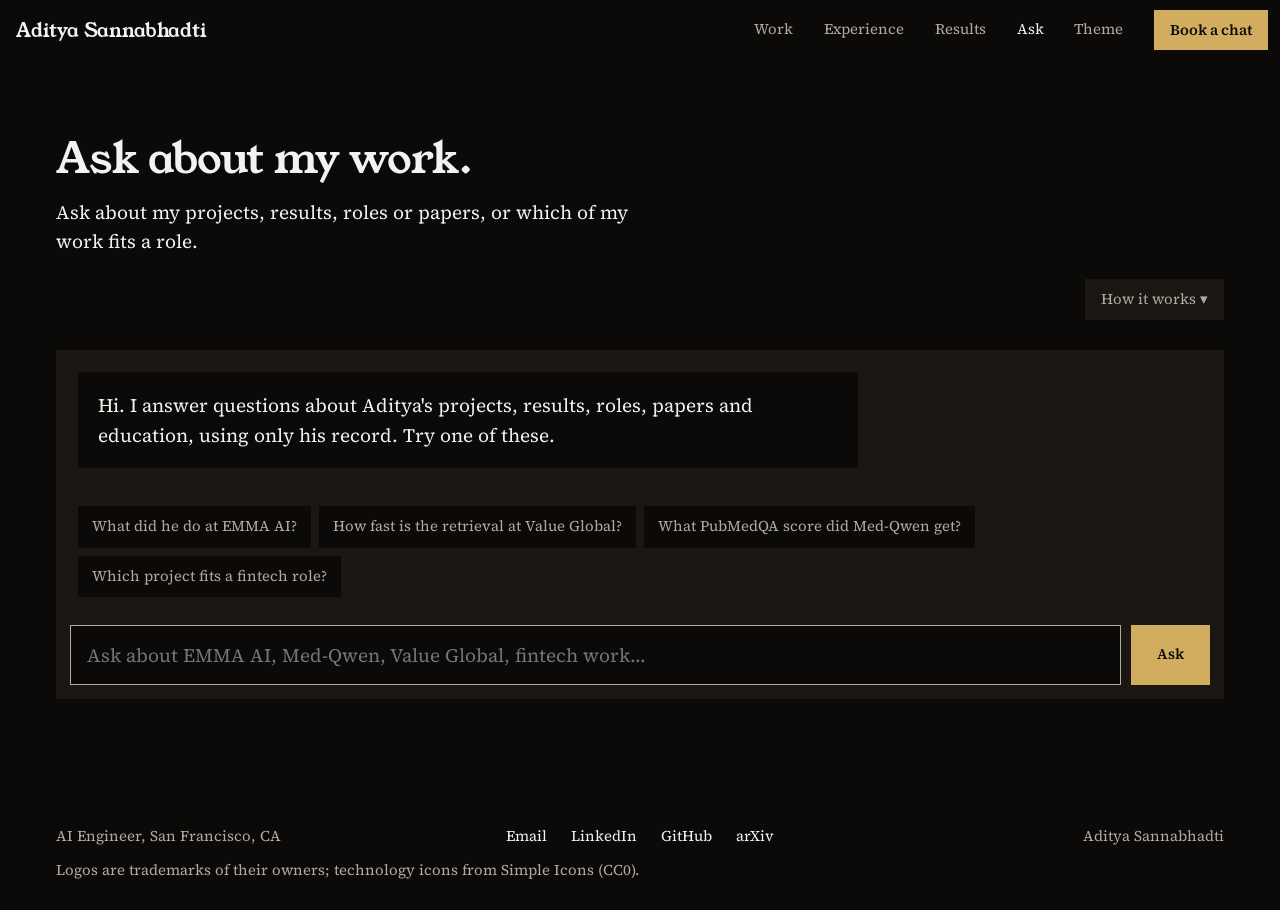
<file: docs/ask.html>
<!doctype html>
<html lang="en"><head><meta charset="utf-8">
<meta name="viewport" content="width=device-width,initial-scale=1">
<title>Ask my record — Aditya Sannabhadti</title><meta name="description" content="Ask about Aditya’s projects, results and experience. Answers are quoted from his record by cosine similarity, with no AI model.">
<meta property="og:title" content="Ask my record — Aditya Sannabhadti"><meta property="og:description" content="Ask about Aditya’s projects, results and experience. Answers are quoted from his record by cosine similarity, with no AI model.">
<meta name="color-scheme" content="dark light"><meta name="theme-color" content="#0c0a08">
<link rel="icon" href="data:image/svg+xml,%3Csvg xmlns='http://www.w3.org/2000/svg' viewBox='0 0 32 32'%3E%3Crect width='32' height='32' fill='%230c0a08'/%3E%3Ctext x='16' y='22' text-anchor='middle' font-family='Georgia,serif' font-size='15' fill='%23d2ac5f'%3EAS%3C/text%3E%3C/svg%3E">
<link rel="preload" href="fonts/YoungSerif-normal.woff2" as="font" type="font/woff2" crossorigin>
<link rel="preload" href="fonts/SourceSerif4-normal.woff2" as="font" type="font/woff2" crossorigin>
<link rel="stylesheet" href="styles.css?v=c222f67a">
<script>document.documentElement.classList.add("js");try{var t=localStorage.getItem("th");if(t)document.documentElement.dataset.theme=t}catch(e){}</script>
</head><body class="sub">
<header class="topbar"><a class="wm" href="index.html">Aditya Sannabhadti</a><nav aria-label="Main"><a class="wk" href="index.html#work">Work</a><a class="mh" href="index.html#experience">Experience</a><a class="mh" href="index.html#results">Results</a><a href="ask.html" aria-current="page">Ask</a><button class="thm" id="tg" type="button" aria-label="Switch between dark and light">Theme</button><a class="btn p" href="contact.html">Book a chat</a></nav></header>
<main><div class="page"><div class="askn">
<h1 data-rise>Ask about my work.</h1>
<p class="intro s" data-rise style="--i:1">Ask about my projects, results, roles or papers, or which of my work fits a role.</p>
<div class="hwbar"><button class="hwb" id="hwb" type="button" aria-expanded="false" aria-controls="hwp">How it works <i aria-hidden="true">▾</i></button></div>
<div class="hwp" id="hwp" hidden><div class="hwd" aria-hidden="false"><div class="dw"><svg class="hws" viewBox="0 0 822 190" role="img" aria-label="How the Ask page works: question, read it, find the section, rank the lines, quote the best match"><defs><marker id="ah" viewBox="0 0 8 8" refX="6" refY="4" markerWidth="7" markerHeight="7" orient="auto"><path d="M0 0 L8 4 L0 8 z" class="hah"/></marker></defs><path class="ha" d="M169 94.0 L177 94.0" marker-end="url(#ah)"/><path class="ha" d="M327 94.0 L335 94.0" marker-end="url(#ah)"/><path class="ha" d="M485 94.0 L493 94.0" marker-end="url(#ah)"/><path class="ha" d="M643 94.0 L651 94.0" marker-end="url(#ah)"/><path class="ha" d="M95.0 176 L727.0 176"/><g class="hs" opacity=".35"><animate attributeName="opacity" values=".35;1;1;.35;.35" keyTimes="0;0.04;0.14;0.19;1" dur="7.5s" begin="-0.3s" repeatCount="indefinite"/><rect class="hb" x="24" y="28" width="142" height="132" /><text class="ht" x="38" y="52">1. Question</text><text class="hl" x="38" y="74">What did he do</text><text class="hl" x="38" y="93">at EMMA AI?</text></g><g class="hs" opacity=".35"><animate attributeName="opacity" values=".35;1;1;.35;.35" keyTimes="0;0.04;0.14;0.19;1" dur="7.5s" begin="1.2s" repeatCount="indefinite"/><rect class="hb" x="182" y="28" width="142" height="132" /><text class="ht" x="196" y="52">2. Read it</text><text class="hl" x="196" y="74">tokens: emma, ai</text><text class="hl" x="196" y="93">intent: describe</text><text class="hl" x="196" y="112">typos fixed</text></g><g class="hs" opacity=".35"><animate attributeName="opacity" values=".35;1;1;.35;.35" keyTimes="0;0.04;0.14;0.19;1" dur="7.5s" begin="2.7s" repeatCount="indefinite"/><rect class="hb" x="340" y="28" width="142" height="132" /><text class="ht" x="354" y="52">3. Find section</text><text class="hl" x="354" y="74">match: EMMA</text><text class="hl" x="354" y="93" textLength="114" lengthAdjust="spacingAndGlyphs">metadata: project</text><text class="hl" x="354" y="112" textLength="114" lengthAdjust="spacingAndGlyphs">health · AI · 2025</text></g><g class="hs" opacity=".35"><animate attributeName="opacity" values=".35;1;1;.35;.35" keyTimes="0;0.04;0.14;0.19;1" dur="7.5s" begin="4.2s" repeatCount="indefinite"/><rect class="hb" x="498" y="28" width="142" height="132" /><text class="ht" x="512" y="52">4. Rank lines</text><text class="hl sm" x="512" y="150">similarity</text><rect class="hbt" x="512" y="68" width="114" height="10"/><rect class="hbar win" x="512" y="68" width="104.8" height="10"/><rect class="hbt" x="512" y="94" width="114" height="10"/><rect class="hbar" x="512" y="94" width="38.6" height="10"/><rect class="hbt" x="512" y="120" width="114" height="10"/><rect class="hbar" x="512" y="120" width="20.2" height="10"/></g><g class="hs" opacity=".35"><animate attributeName="opacity" values=".35;1;1;.35;.35" keyTimes="0;0.04;0.14;0.19;1" dur="7.5s" begin="5.7s" repeatCount="indefinite"/><rect class="hb" x="656" y="28" width="142" height="132" /><text class="ht" x="670" y="52">5. Quote</text><text class="hl" x="670" y="74">best line,</text><text class="hl" x="670" y="93">numbers in bold,</text><text class="hl" x="670" y="112">+ source line</text></g><circle class="hp" r="6"><animateMotion dur="7.5s" repeatCount="indefinite" path="M95.0 176 L727.0 176" keyPoints="0;1;1" keyTimes="0;0.8;1" calcMode="linear"/></circle></svg></div><div class="mw"><svg class="hws" viewBox="0 0 330 660" role="img" aria-label="How the Ask page works: question, read it, find the section, rank the lines, quote the best match"><defs><marker id="ah" viewBox="0 0 8 8" refX="6" refY="4" markerWidth="7" markerHeight="7" orient="auto"><path d="M0 0 L8 4 L0 8 z" class="hah"/></marker></defs><path class="ha" d="M165.0 128 L165.0 146" marker-end="url(#ah)"/><path class="ha" d="M165.0 256 L165.0 274" marker-end="url(#ah)"/><path class="ha" d="M165.0 384 L165.0 402" marker-end="url(#ah)"/><path class="ha" d="M165.0 512 L165.0 530" marker-end="url(#ah)"/><path class="ha" d="M7 74.0 L7 586.0"/><g class="hs" opacity=".35"><animate attributeName="opacity" values=".35;1;1;.35;.35" keyTimes="0;0.04;0.14;0.19;1" dur="7.5s" begin="-0.3s" repeatCount="indefinite"/><rect class="hb" x="15" y="24" width="300" height="100" /><text class="ht" x="29" y="48">1. Question</text><text class="hl" x="29" y="70">What did he do</text><text class="hl" x="29" y="89">at EMMA AI?</text></g><g class="hs" opacity=".35"><animate attributeName="opacity" values=".35;1;1;.35;.35" keyTimes="0;0.04;0.14;0.19;1" dur="7.5s" begin="1.2s" repeatCount="indefinite"/><rect class="hb" x="15" y="152" width="300" height="100" /><text class="ht" x="29" y="176">2. Read it</text><text class="hl" x="29" y="198">tokens: emma, ai</text><text class="hl" x="29" y="217">intent: describe</text><text class="hl" x="29" y="236">typos fixed</text></g><g class="hs" opacity=".35"><animate attributeName="opacity" values=".35;1;1;.35;.35" keyTimes="0;0.04;0.14;0.19;1" dur="7.5s" begin="2.7s" repeatCount="indefinite"/><rect class="hb" x="15" y="280" width="300" height="100" /><text class="ht" x="29" y="304">3. Find section</text><text class="hl" x="29" y="326">match: EMMA</text><text class="hl" x="29" y="345">metadata: project</text><text class="hl" x="29" y="364">health · AI · 2025</text></g><g class="hs" opacity=".35"><animate attributeName="opacity" values=".35;1;1;.35;.35" keyTimes="0;0.04;0.14;0.19;1" dur="7.5s" begin="4.2s" repeatCount="indefinite"/><rect class="hb" x="15" y="408" width="300" height="100" /><text class="ht" x="29" y="432">4. Rank lines</text><text class="hl sm" x="29" y="498">similarity</text><rect class="hbt" x="29" y="448" width="272" height="10"/><rect class="hbar win" x="29" y="448" width="250.1" height="10"/><rect class="hbt" x="29" y="474" width="272" height="10"/><rect class="hbar" x="29" y="474" width="92.1" height="10"/><rect class="hbt" x="29" y="500" width="272" height="10"/><rect class="hbar" x="29" y="500" width="48.3" height="10"/></g><g class="hs" opacity=".35"><animate attributeName="opacity" values=".35;1;1;.35;.35" keyTimes="0;0.04;0.14;0.19;1" dur="7.5s" begin="5.7s" repeatCount="indefinite"/><rect class="hb" x="15" y="536" width="300" height="100" /><text class="ht" x="29" y="560">5. Quote</text><text class="hl" x="29" y="582">best line,</text><text class="hl" x="29" y="601">numbers in bold,</text><text class="hl" x="29" y="620">+ source line</text></g><circle class="hp" r="6"><animateMotion dur="7.5s" repeatCount="indefinite" path="M7 74.0 L7 586.0" keyPoints="0;1;1" keyTimes="0;0.8;1" calcMode="linear"/></circle></svg></div></div>
<ol>
<li><b>Chunk.</b> My record is cut into nineteen sections, one per project, role or topic, split into fifty-eight short lines. Each section carries metadata: project, organisation, year, domain, topics and tools.</li>
<li><b>Match.</b> No AI model runs here. Each question and each line becomes a TF-IDF vector; names such as EMMA or Tata pick the section, metadata filters pick projects by topic or role, and cosine similarity picks the best lines.</li>
<li><b>Quote.</b> A fixed template writes the reply around those lines. Same question, same answer, every time.</li></ol>
<p class="cap">It refuses anything outside my record, such as coding help or general questions. It was checked on fifty-six questions I wrote; every set was used to tune it, so treat that as a regression check, not a blind test. With this panel open, each answer also shows its similarity score and metadata tags. <a class="ln" href="how-it-works.gif" download>Download this diagram as a GIF</a>.</p></div>
<div class="askp" id="askp"><div class="thread" id="thread" aria-live="polite"></div>
<div class="starts" id="starts" aria-label="Suggested questions"></div>
<form id="askf" class="askf"><input id="askq" type="text" maxlength="300" autocomplete="off" placeholder="Ask about EMMA AI, Med-Qwen, Value Global, fintech work…" aria-label="Your question"><button type="submit">Ask</button></form></div>
</div></div></main>
<footer class="foot"><div class="row"><span>AI Engineer, San Francisco, CA</span>
<nav aria-label="Elsewhere"><a href="mailto:asannabh@alumni.cmu.edu?subject=Let%27s%20talk">Email</a><a href="https://linkedin.com/in/aditya-sannabhadti-269168221" rel="noopener">LinkedIn</a><a href="https://github.com/adi274903" rel="noopener">GitHub</a><a href="https://arxiv.org/abs/2503.22954" rel="noopener">arXiv</a><button class="thm tgf" type="button" aria-label="Switch between dark and light">Theme</button></nav>
<span>Aditya Sannabhadti</span></div>
<p class="cr">Logos are trademarks of their owners; technology icons from Simple Icons (CC0).</p></footer>
<script src="engine.js?v=c222f67a" defer></script><script src="ask.js?v=c222f67a" defer></script><script src="app.js?v=c222f67a" defer></script></body></html>
</file>
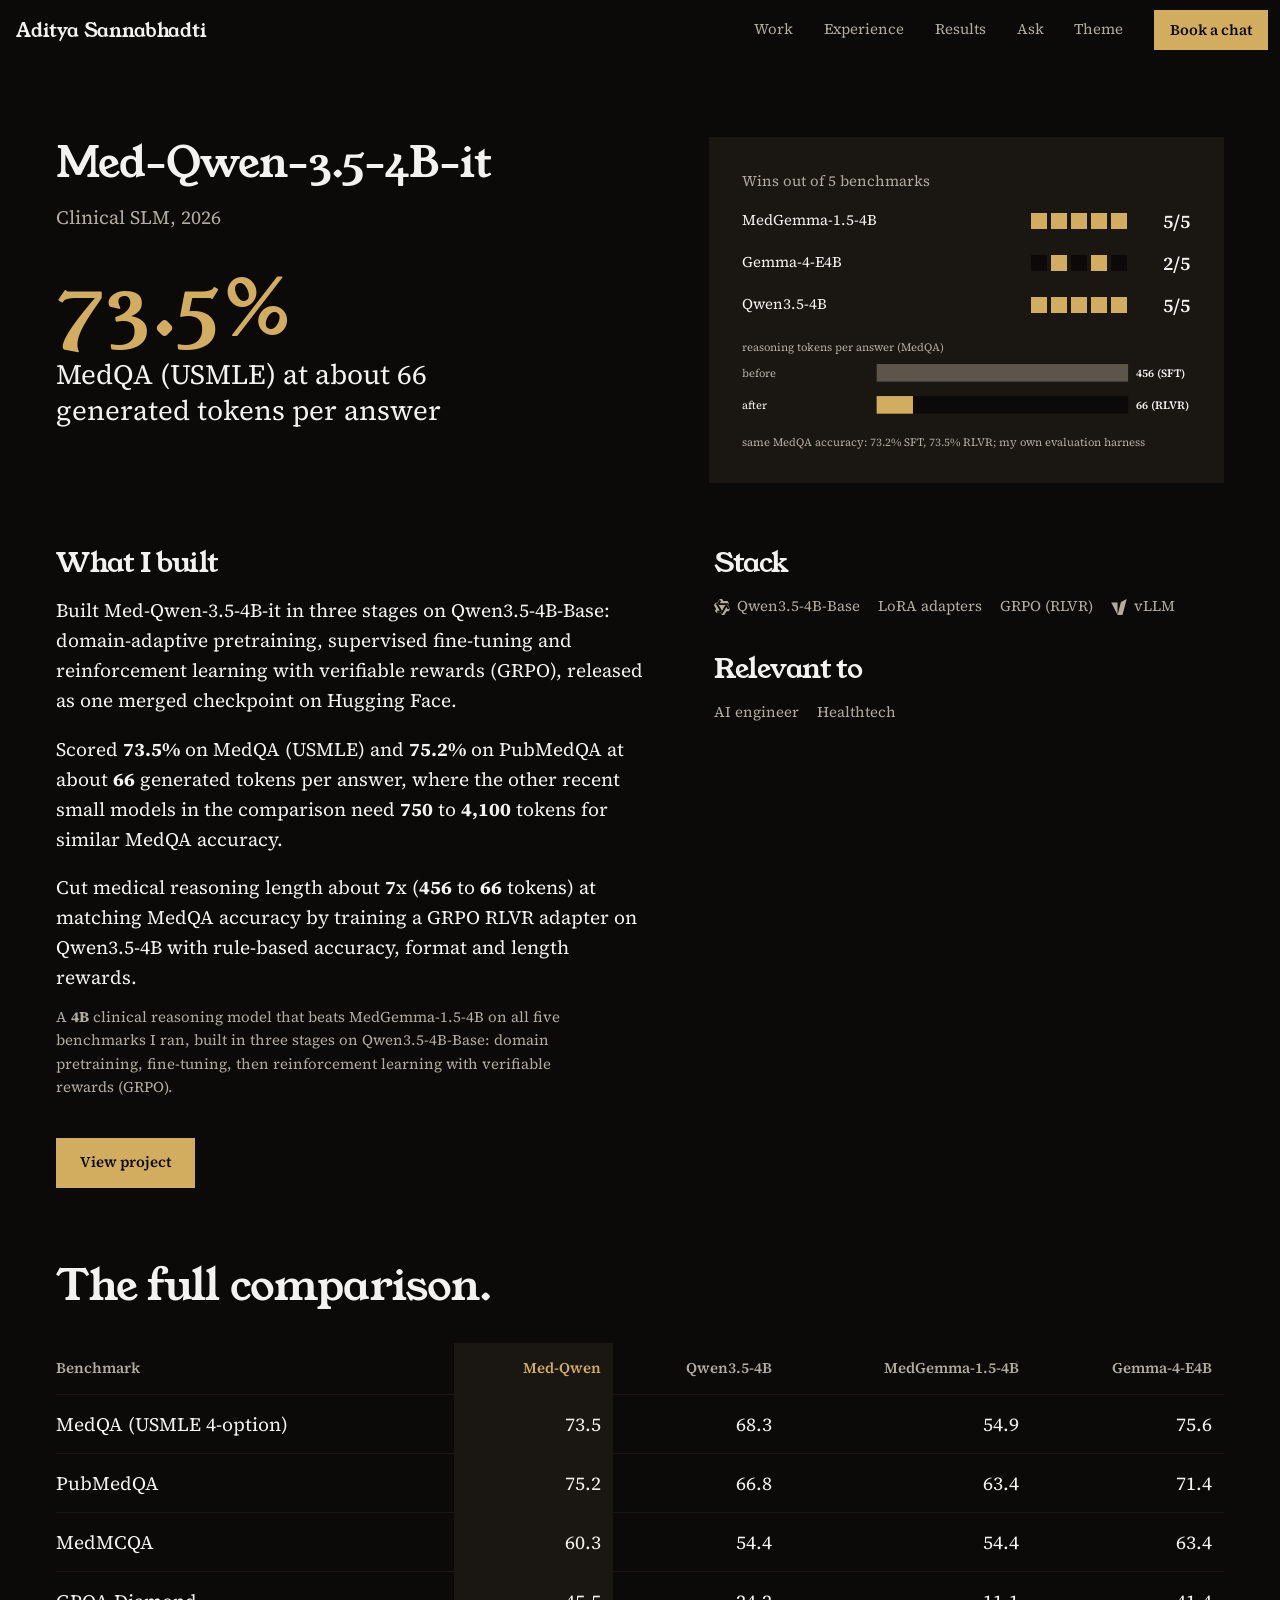
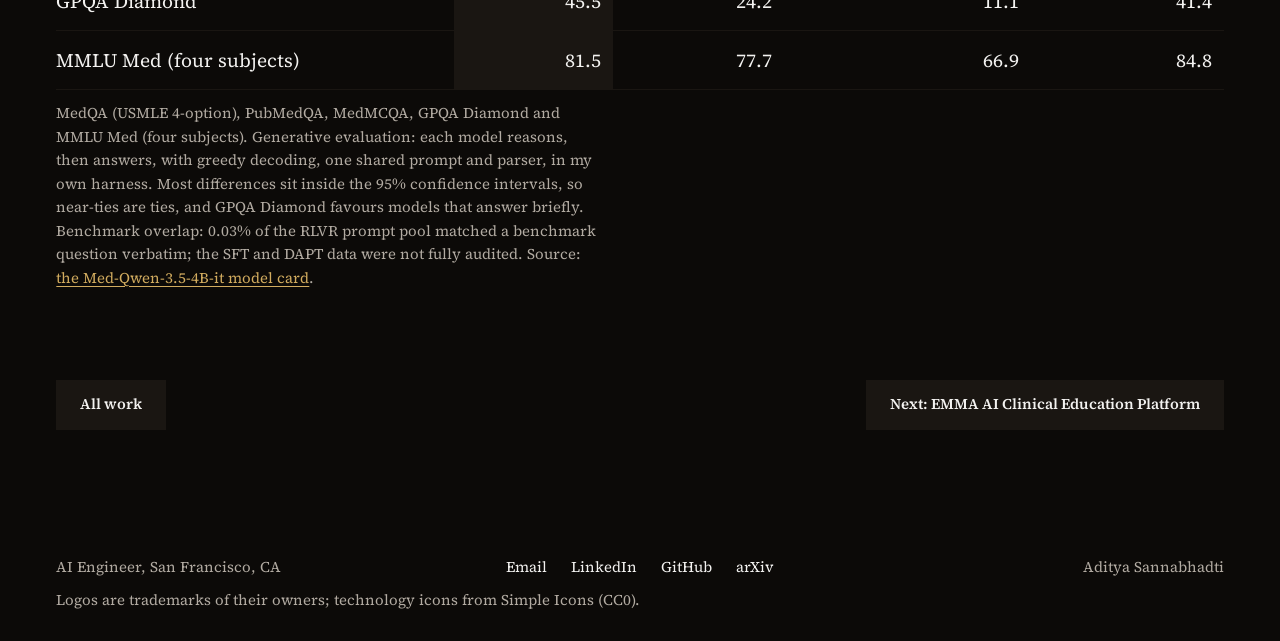
<file: docs/case-01.html>
<!doctype html>
<html lang="en"><head><meta charset="utf-8">
<meta name="viewport" content="width=device-width,initial-scale=1">
<title>Med-Qwen-3.5-4B-it — Aditya Sannabhadti</title><meta name="description" content="73.5% — MedQA (USMLE) at about 66 generated tokens per answer">
<meta property="og:title" content="Med-Qwen-3.5-4B-it — Aditya Sannabhadti"><meta property="og:description" content="73.5% — MedQA (USMLE) at about 66 generated tokens per answer">
<meta name="color-scheme" content="dark light"><meta name="theme-color" content="#0c0a08">
<link rel="icon" href="data:image/svg+xml,%3Csvg xmlns='http://www.w3.org/2000/svg' viewBox='0 0 32 32'%3E%3Crect width='32' height='32' fill='%230c0a08'/%3E%3Ctext x='16' y='22' text-anchor='middle' font-family='Georgia,serif' font-size='15' fill='%23d2ac5f'%3EAS%3C/text%3E%3C/svg%3E">
<link rel="preload" href="fonts/YoungSerif-normal.woff2" as="font" type="font/woff2" crossorigin>
<link rel="preload" href="fonts/SourceSerif4-normal.woff2" as="font" type="font/woff2" crossorigin>
<link rel="stylesheet" href="styles.css?v=c222f67a">
<script>document.documentElement.classList.add("js");try{var t=localStorage.getItem("th");if(t)document.documentElement.dataset.theme=t}catch(e){}</script>
</head><body class="sub">
<header class="topbar"><a class="wm" href="index.html">Aditya Sannabhadti</a><nav aria-label="Main"><a class="wk" href="index.html#work">Work</a><a class="mh" href="index.html#experience">Experience</a><a class="mh" href="index.html#results">Results</a><a href="ask.html">Ask</a><button class="thm" id="tg" type="button" aria-label="Switch between dark and light">Theme</button><a class="btn p" href="contact.html">Book a chat</a></nav></header>
<main><div class="page">
<div class="top">
<div><h1 data-rise>Med-Qwen-3.5-4B-it</h1>
<p class="sub" data-rise style="--i:1">Clinical SLM, 2026</p>
<div class="bigm" data-rise style="--i:2"><b>73.5%</b><span>MedQA (USMLE) at about 66 generated tokens per answer</span></div></div>
<div class="fig" data-rise style="--i:3"><div class="vs" role="group" aria-label="Med-Qwen wins out of five benchmarks, per comparison model"><span class="k">Wins out of 5 benchmarks</span><div class="vr"><span class="vn">MedGemma-1.5-4B</span><span class="cells" aria-hidden="true"><i class="w"></i><i class="w"></i><i class="w"></i><i class="w"></i><i class="w"></i></span><b>5/5</b></div><div class="vr"><span class="vn">Gemma-4-E4B</span><span class="cells" aria-hidden="true"><i class="l"></i><i class="w"></i><i class="l"></i><i class="w"></i><i class="l"></i></span><b>2/5</b></div><div class="vr"><span class="vn">Qwen3.5-4B</span><span class="cells" aria-hidden="true"><i class="w"></i><i class="w"></i><i class="w"></i><i class="w"></i><i class="w"></i></span><b>5/5</b></div></div><div class="rl"><svg class="ch" viewBox="0 0 560 138" role="img" aria-label="reasoning tokens per answer (MedQA): 456 (SFT) to 66 (RLVR)"><text class="t" x="0" y="14">reasoning tokens per answer (MedQA)</text><text class="l" x="0" y="46">before</text><rect class="tr" x="168" y="30" width="314" height="22"/><rect class="bar" x="168" y="30" width="314.0" height="22" style="--i:0"/><text class="v" x="492" y="46">456 (SFT)</text><text class="l hot" x="0" y="86">after</text><rect class="tr" x="168" y="70" width="314" height="22"/><rect class="bar hot" x="168" y="70" width="45.4" height="22" style="--i:1"/><text class="v" x="492" y="86">66 (RLVR)</text><text class="n" x="0" y="132">same MedQA accuracy: 73.2% SFT, 73.5% RLVR; my own evaluation harness</text></svg></div></div></div>
<div class="cols"><div><h3 data-reveal>What I built</h3><ul class="b"><li data-reveal>Built Med-Qwen-3.5-4B-it in three stages on Qwen3.5-4B-Base: domain-adaptive pretraining, supervised fine-tuning and reinforcement learning with verifiable rewards (GRPO), released as one merged checkpoint on Hugging Face.</li><li data-reveal>Scored <strong class="n">73.5%</strong> on MedQA (USMLE) and <strong class="n">75.2%</strong> on PubMedQA at about <strong class="n">66</strong> generated tokens per answer, where the other recent small models in the comparison need <strong class="n">750</strong> to <strong class="n">4,100</strong> tokens for similar MedQA accuracy.</li><li data-reveal>Cut medical reasoning length about <strong class="n">7</strong>x (<strong class="n">456</strong> to <strong class="n">66</strong> tokens) at matching MedQA accuracy by training a GRPO RLVR adapter on Qwen3.5-4B with rule-based accuracy, format and length rewards.</li></ul>
<p class="cap" data-reveal>A <strong class="n">4B</strong> clinical reasoning model that beats MedGemma-1.5-4B on all five benchmarks I ran, built in three stages on Qwen3.5-4B-Base: domain pretraining, fine-tuning, then reinforcement learning with verifiable rewards (GRPO).</p><div class="cta" data-reveal><a class="btn p" href="https://huggingface.co/adi274903/Med-Qwen-3.5-4B-it" rel="noopener">View project</a></div></div>
<div><h3 data-reveal>Stack</h3><ul class="chips" data-reveal><li><span class="lg-i" title="Qwen"><svg class="ic" width="16" height="16" aria-hidden="true"><use href="icons.svg#i-qwen"/></svg></span>Qwen3.5-4B-Base</li><li>LoRA adapters</li><li>GRPO (RLVR)</li><li><span class="lg-i" title="vLLM"><svg class="ic" width="16" height="16" aria-hidden="true"><use href="icons.svg#i-vllm"/></svg></span>vLLM</li></ul>
<h3 data-reveal>Relevant to</h3><ul class="chips" data-reveal><li>AI engineer</li><li>Healthtech</li></ul></div></div>
<div style="margin-top:clamp(48px,6vw,88px)" data-reveal><h2 class="sh w">The full comparison.</h2><div class="tblw"><table class="cmp" id="cmp" data-sel="all"><thead><tr><th scope="col">Benchmark</th><th class="c2 us" scope="col">Med-Qwen</th><th class="c1" scope="col">Qwen3.5-4B</th><th class="c3" scope="col">MedGemma-1.5-4B</th><th class="c4" scope="col">Gemma-4-E4B</th></tr></thead><tbody><tr><th scope="row">MedQA (USMLE 4-option)</th><td class="c2 us" data-v="73.5">73.5</td><td class="c1" data-v="68.3">68.3</td><td class="c3" data-v="54.9">54.9</td><td class="c4" data-v="75.6">75.6</td></tr><tr><th scope="row">PubMedQA</th><td class="c2 us" data-v="75.2">75.2</td><td class="c1" data-v="66.8">66.8</td><td class="c3" data-v="63.4">63.4</td><td class="c4" data-v="71.4">71.4</td></tr><tr><th scope="row">MedMCQA</th><td class="c2 us" data-v="60.3">60.3</td><td class="c1" data-v="54.4">54.4</td><td class="c3" data-v="54.4">54.4</td><td class="c4" data-v="63.4">63.4</td></tr><tr><th scope="row">GPQA Diamond</th><td class="c2 us" data-v="45.5">45.5</td><td class="c1" data-v="24.2">24.2</td><td class="c3" data-v="11.1">11.1</td><td class="c4" data-v="41.4">41.4</td></tr><tr><th scope="row">MMLU Med (four subjects)</th><td class="c2 us" data-v="81.5">81.5</td><td class="c1" data-v="77.7">77.7</td><td class="c3" data-v="66.9">66.9</td><td class="c4" data-v="84.8">84.8</td></tr></tbody></table></div><p class="cap">MedQA (USMLE 4-option), PubMedQA, MedMCQA, GPQA Diamond and MMLU Med (four subjects). Generative evaluation: each model reasons, then answers, with greedy decoding, one shared prompt and parser, in my own harness. Most differences sit inside the 95% confidence intervals, so near-ties are ties, and GPQA Diamond favours models that answer briefly. Benchmark overlap: 0.03% of the RLVR prompt pool matched a benchmark question verbatim; the SFT and DAPT data were not fully audited. Source: <a class="ln" href="https://huggingface.co/adi274903/Med-Qwen-3.5-4B-it" rel="noopener">the Med-Qwen-3.5-4B-it model card</a>.</p></div>
<div class="pn" data-reveal><a class="btn" href="index.html#work">All work</a><a class="btn" href="case-02.html">Next: EMMA AI Clinical Education Platform</a></div></div></main>
<footer class="foot"><div class="row"><span>AI Engineer, San Francisco, CA</span>
<nav aria-label="Elsewhere"><a href="mailto:asannabh@alumni.cmu.edu?subject=Let%27s%20talk">Email</a><a href="https://linkedin.com/in/aditya-sannabhadti-269168221" rel="noopener">LinkedIn</a><a href="https://github.com/adi274903" rel="noopener">GitHub</a><a href="https://arxiv.org/abs/2503.22954" rel="noopener">arXiv</a><button class="thm tgf" type="button" aria-label="Switch between dark and light">Theme</button></nav>
<span>Aditya Sannabhadti</span></div>
<p class="cr">Logos are trademarks of their owners; technology icons from Simple Icons (CC0).</p></footer>
<script src="app.js?v=c222f67a" defer></script></body></html>
</file>
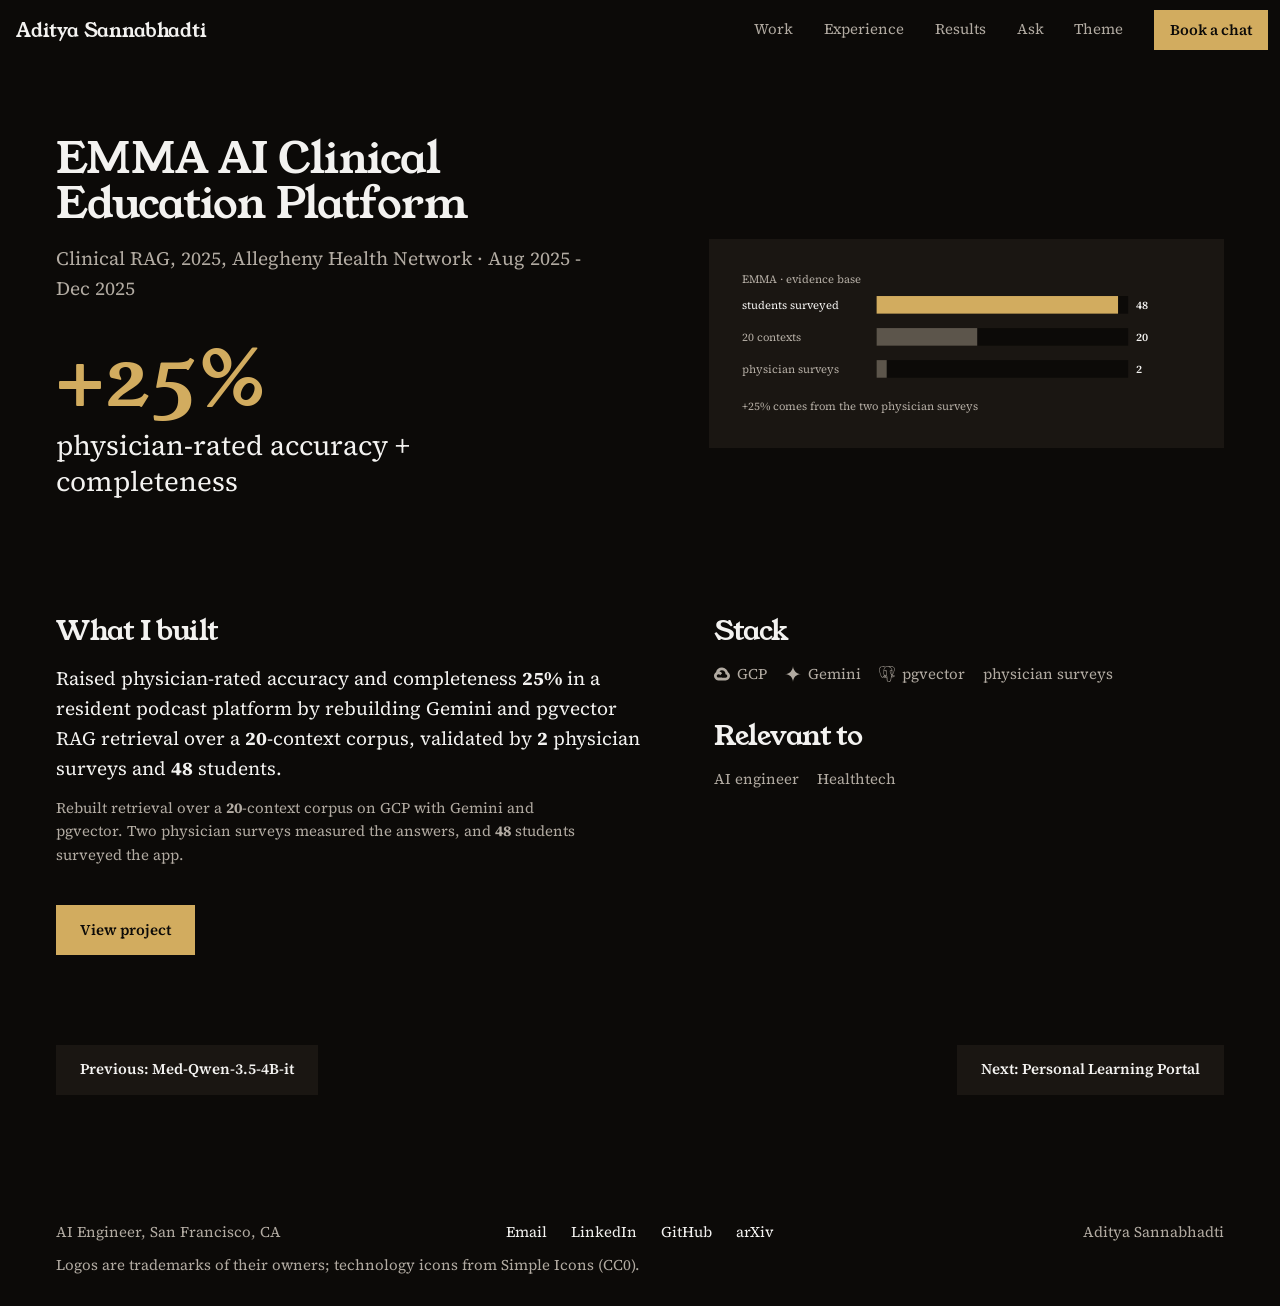
<file: docs/case-02.html>
<!doctype html>
<html lang="en"><head><meta charset="utf-8">
<meta name="viewport" content="width=device-width,initial-scale=1">
<title>EMMA AI Clinical Education Platform — Aditya Sannabhadti</title><meta name="description" content="+25% — physician-rated accuracy + completeness">
<meta property="og:title" content="EMMA AI Clinical Education Platform — Aditya Sannabhadti"><meta property="og:description" content="+25% — physician-rated accuracy + completeness">
<meta name="color-scheme" content="dark light"><meta name="theme-color" content="#0c0a08">
<link rel="icon" href="data:image/svg+xml,%3Csvg xmlns='http://www.w3.org/2000/svg' viewBox='0 0 32 32'%3E%3Crect width='32' height='32' fill='%230c0a08'/%3E%3Ctext x='16' y='22' text-anchor='middle' font-family='Georgia,serif' font-size='15' fill='%23d2ac5f'%3EAS%3C/text%3E%3C/svg%3E">
<link rel="preload" href="fonts/YoungSerif-normal.woff2" as="font" type="font/woff2" crossorigin>
<link rel="preload" href="fonts/SourceSerif4-normal.woff2" as="font" type="font/woff2" crossorigin>
<link rel="stylesheet" href="styles.css?v=c222f67a">
<script>document.documentElement.classList.add("js");try{var t=localStorage.getItem("th");if(t)document.documentElement.dataset.theme=t}catch(e){}</script>
</head><body class="sub">
<header class="topbar"><a class="wm" href="index.html">Aditya Sannabhadti</a><nav aria-label="Main"><a class="wk" href="index.html#work">Work</a><a class="mh" href="index.html#experience">Experience</a><a class="mh" href="index.html#results">Results</a><a href="ask.html">Ask</a><button class="thm" id="tg" type="button" aria-label="Switch between dark and light">Theme</button><a class="btn p" href="contact.html">Book a chat</a></nav></header>
<main><div class="page">
<div class="top">
<div><h1 data-rise>EMMA AI Clinical Education Platform</h1>
<p class="sub" data-rise style="--i:1">Clinical RAG, 2025, Allegheny Health Network · Aug 2025 - Dec 2025</p>
<div class="bigm" data-rise style="--i:2"><b>+25%</b><span>physician-rated accuracy + completeness</span></div></div>
<div class="fig" data-rise style="--i:3"><div class="dw"><svg class="ch" viewBox="0 0 560 178" role="img" aria-label="EMMA evidence base"><text class="t" x="0" y="14">EMMA · evidence base</text><text class="l hot" x="0" y="46">students surveyed</text><rect class="tr" x="168" y="30" width="314" height="22"/><rect class="bar hot" x="168" y="30" width="301.4" height="22" style="--i:0"/><text class="v" x="492" y="46">48</text><text class="l" x="0" y="86">20 contexts</text><rect class="tr" x="168" y="70" width="314" height="22"/><rect class="bar" x="168" y="70" width="125.6" height="22" style="--i:1"/><text class="v" x="492" y="86">20</text><text class="l" x="0" y="126">physician surveys</text><rect class="tr" x="168" y="110" width="314" height="22"/><rect class="bar" x="168" y="110" width="12.6" height="22" style="--i:2"/><text class="v" x="492" y="126">2</text><text class="n" x="0" y="172">+25% comes from the two physician surveys</text></svg></div><div class="mw"><svg class="ch" viewBox="0 0 360 178" role="img" aria-label="EMMA evidence base"><text class="t" x="0" y="14">EMMA · evidence base</text><text class="l hot" x="0" y="46">students surveyed</text><rect class="tr" x="150" y="30" width="144" height="22"/><rect class="bar hot" x="150" y="30" width="138.2" height="22" style="--i:0"/><text class="v" x="304" y="46">48</text><text class="l" x="0" y="86">20 contexts</text><rect class="tr" x="150" y="70" width="144" height="22"/><rect class="bar" x="150" y="70" width="57.6" height="22" style="--i:1"/><text class="v" x="304" y="86">20</text><text class="l" x="0" y="126">physician surveys</text><rect class="tr" x="150" y="110" width="144" height="22"/><rect class="bar" x="150" y="110" width="5.8" height="22" style="--i:2"/><text class="v" x="304" y="126">2</text><text class="n" x="0" y="172">+25% comes from the two physician surveys</text></svg></div></div></div>
<div class="cols"><div><h3 data-reveal>What I built</h3><ul class="b"><li data-reveal>Raised physician-rated accuracy and completeness <strong class="n">25%</strong> in a resident podcast platform by rebuilding Gemini and pgvector RAG retrieval over a <strong class="n">20</strong>-context corpus, validated by <strong class="n">2</strong> physician surveys and <strong class="n">48</strong> students.</li></ul>
<p class="cap" data-reveal>Rebuilt retrieval over a <strong class="n">20</strong>-context corpus on GCP with Gemini and pgvector. Two physician surveys measured the answers, and <strong class="n">48</strong> students surveyed the app.</p><div class="cta" data-reveal><a class="btn p" href="https://github.com/adi274903/EMMA_AI_Accessible" rel="noopener">View project</a></div></div>
<div><h3 data-reveal>Stack</h3><ul class="chips" data-reveal><li><span class="lg-i" title="Google Cloud"><svg class="ic" width="16" height="16" aria-hidden="true"><use href="icons.svg#i-googlecloud"/></svg></span>GCP</li><li><span class="lg-i" title="Gemini / Gemma"><svg class="ic" width="16" height="16" aria-hidden="true"><use href="icons.svg#i-googlegemini"/></svg></span>Gemini</li><li><span class="lg-i" title="PostgreSQL"><svg class="ic" width="16" height="16" aria-hidden="true"><use href="icons.svg#i-postgresql"/></svg></span>pgvector</li><li>physician surveys</li></ul>
<h3 data-reveal>Relevant to</h3><ul class="chips" data-reveal><li>AI engineer</li><li>Healthtech</li></ul></div></div>

<div class="pn" data-reveal><a class="btn" href="case-01.html">Previous: Med-Qwen-3.5-4B-it</a><a class="btn" href="case-03.html">Next: Personal Learning Portal</a></div></div></main>
<footer class="foot"><div class="row"><span>AI Engineer, San Francisco, CA</span>
<nav aria-label="Elsewhere"><a href="mailto:asannabh@alumni.cmu.edu?subject=Let%27s%20talk">Email</a><a href="https://linkedin.com/in/aditya-sannabhadti-269168221" rel="noopener">LinkedIn</a><a href="https://github.com/adi274903" rel="noopener">GitHub</a><a href="https://arxiv.org/abs/2503.22954" rel="noopener">arXiv</a><button class="thm tgf" type="button" aria-label="Switch between dark and light">Theme</button></nav>
<span>Aditya Sannabhadti</span></div>
<p class="cr">Logos are trademarks of their owners; technology icons from Simple Icons (CC0).</p></footer>
<script src="app.js?v=c222f67a" defer></script></body></html>
</file>
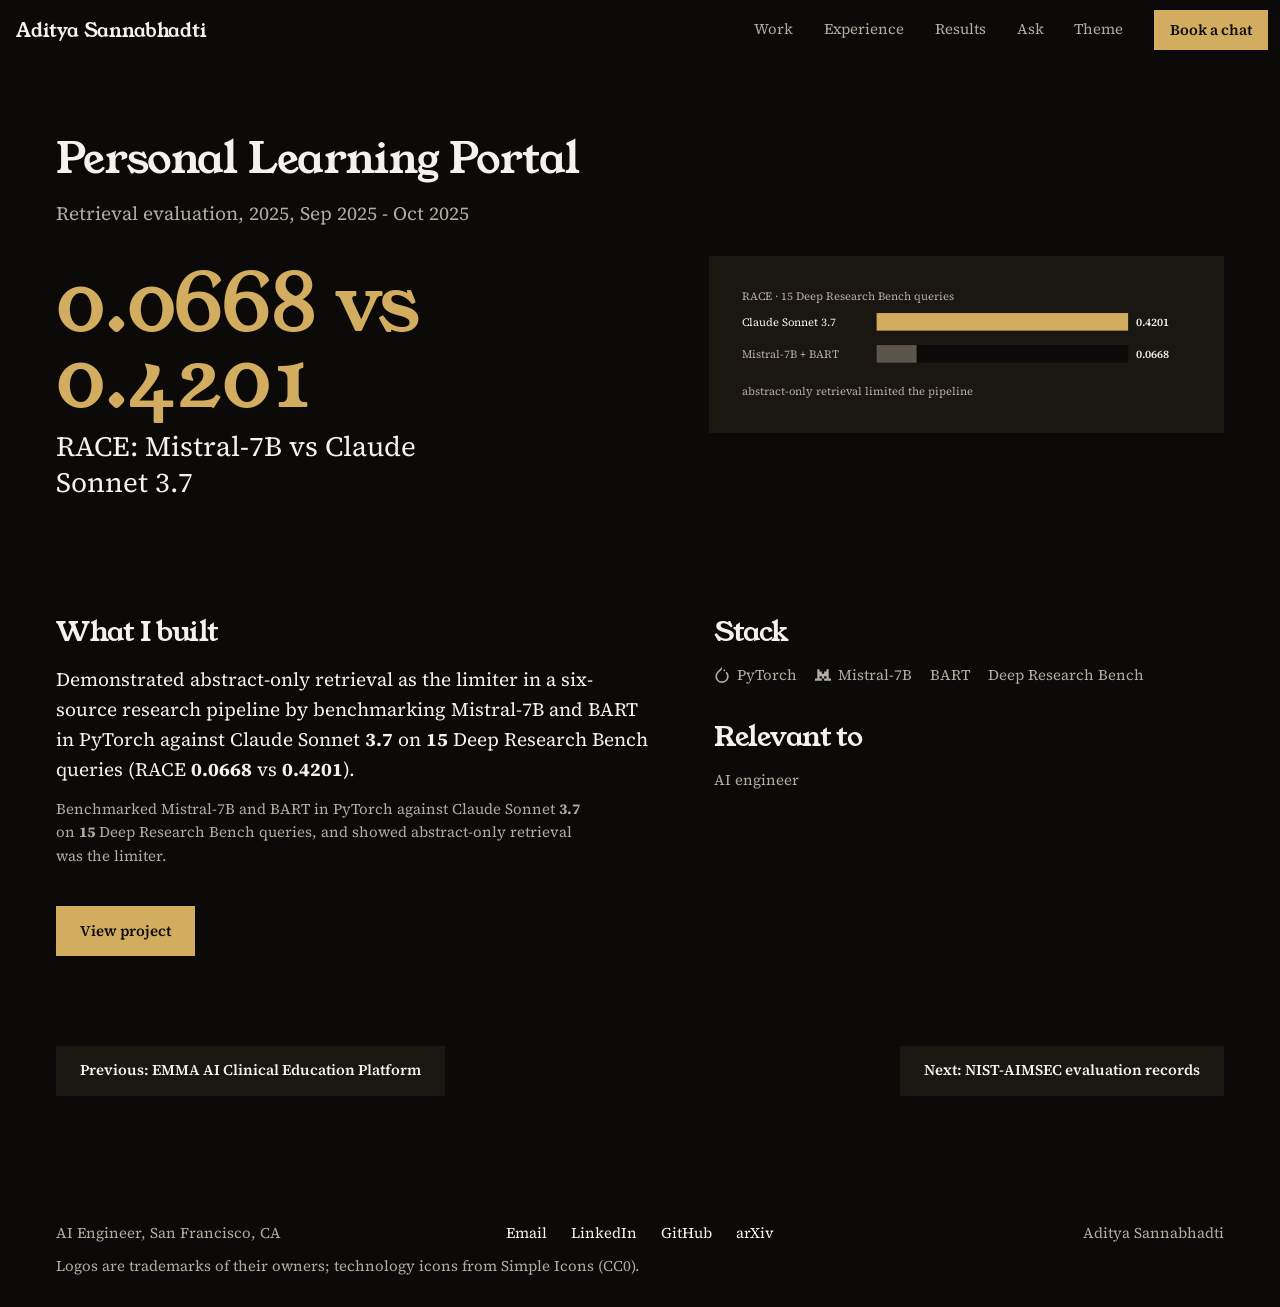
<file: docs/case-03.html>
<!doctype html>
<html lang="en"><head><meta charset="utf-8">
<meta name="viewport" content="width=device-width,initial-scale=1">
<title>Personal Learning Portal — Aditya Sannabhadti</title><meta name="description" content="0.0668 vs 0.4201 — RACE: Mistral-7B vs Claude Sonnet 3.7">
<meta property="og:title" content="Personal Learning Portal — Aditya Sannabhadti"><meta property="og:description" content="0.0668 vs 0.4201 — RACE: Mistral-7B vs Claude Sonnet 3.7">
<meta name="color-scheme" content="dark light"><meta name="theme-color" content="#0c0a08">
<link rel="icon" href="data:image/svg+xml,%3Csvg xmlns='http://www.w3.org/2000/svg' viewBox='0 0 32 32'%3E%3Crect width='32' height='32' fill='%230c0a08'/%3E%3Ctext x='16' y='22' text-anchor='middle' font-family='Georgia,serif' font-size='15' fill='%23d2ac5f'%3EAS%3C/text%3E%3C/svg%3E">
<link rel="preload" href="fonts/YoungSerif-normal.woff2" as="font" type="font/woff2" crossorigin>
<link rel="preload" href="fonts/SourceSerif4-normal.woff2" as="font" type="font/woff2" crossorigin>
<link rel="stylesheet" href="styles.css?v=c222f67a">
<script>document.documentElement.classList.add("js");try{var t=localStorage.getItem("th");if(t)document.documentElement.dataset.theme=t}catch(e){}</script>
</head><body class="sub">
<header class="topbar"><a class="wm" href="index.html">Aditya Sannabhadti</a><nav aria-label="Main"><a class="wk" href="index.html#work">Work</a><a class="mh" href="index.html#experience">Experience</a><a class="mh" href="index.html#results">Results</a><a href="ask.html">Ask</a><button class="thm" id="tg" type="button" aria-label="Switch between dark and light">Theme</button><a class="btn p" href="contact.html">Book a chat</a></nav></header>
<main><div class="page">
<div class="top">
<div><h1 data-rise>Personal Learning Portal</h1>
<p class="sub" data-rise style="--i:1">Retrieval evaluation, 2025, Sep 2025 - Oct 2025</p>
<div class="bigm" data-rise style="--i:2"><b>0.0668 vs 0.4201</b><span>RACE: Mistral-7B vs Claude Sonnet 3.7</span></div></div>
<div class="fig" data-rise style="--i:3"><div class="dw"><svg class="ch" viewBox="0 0 560 138" role="img" aria-label="RACE · 15 Deep Research Bench queries"><text class="t" x="0" y="14">RACE · 15 Deep Research Bench queries</text><text class="l hot" x="0" y="46">Claude Sonnet 3.7</text><rect class="tr" x="168" y="30" width="314" height="22"/><rect class="bar hot" x="168" y="30" width="314.0" height="22" style="--i:0"/><text class="v" x="492" y="46">0.4201</text><text class="l" x="0" y="86">Mistral-7B + BART</text><rect class="tr" x="168" y="70" width="314" height="22"/><rect class="bar" x="168" y="70" width="49.9" height="22" style="--i:1"/><text class="v" x="492" y="86">0.0668</text><text class="n" x="0" y="132">abstract-only retrieval limited the pipeline</text></svg></div><div class="mw"><svg class="ch" viewBox="0 0 360 138" role="img" aria-label="RACE · 15 Deep Research Bench queries"><text class="t" x="0" y="14">RACE · 15 Deep Research Bench queries</text><text class="l hot" x="0" y="46">Claude Sonnet 3.7</text><rect class="tr" x="150" y="30" width="144" height="22"/><rect class="bar hot" x="150" y="30" width="144.0" height="22" style="--i:0"/><text class="v" x="304" y="46">0.4201</text><text class="l" x="0" y="86">Mistral-7B + BART</text><rect class="tr" x="150" y="70" width="144" height="22"/><rect class="bar" x="150" y="70" width="22.9" height="22" style="--i:1"/><text class="v" x="304" y="86">0.0668</text><text class="n" x="0" y="132">abstract-only retrieval limited the pipeline</text></svg></div></div></div>
<div class="cols"><div><h3 data-reveal>What I built</h3><ul class="b"><li data-reveal>Demonstrated abstract-only retrieval as the limiter in a six-source research pipeline by benchmarking Mistral-7B and BART in PyTorch against Claude Sonnet <strong class="n">3.7</strong> on <strong class="n">15</strong> Deep Research Bench queries (RACE <strong class="n">0.0668</strong> vs <strong class="n">0.4201</strong>).</li></ul>
<p class="cap" data-reveal>Benchmarked Mistral-7B and BART in PyTorch against Claude Sonnet <strong class="n">3.7</strong> on <strong class="n">15</strong> Deep Research Bench queries, and showed abstract-only retrieval was the limiter.</p><div class="cta" data-reveal><a class="btn p" href="https://github.com/adi274903/NLX_Assignment3" rel="noopener">View project</a></div></div>
<div><h3 data-reveal>Stack</h3><ul class="chips" data-reveal><li><span class="lg-i" title="PyTorch"><svg class="ic" width="16" height="16" aria-hidden="true"><use href="icons.svg#i-pytorch"/></svg></span>PyTorch</li><li><span class="lg-i" title="Mistral"><svg class="ic" width="16" height="16" aria-hidden="true"><use href="icons.svg#i-mistralai"/></svg></span>Mistral-7B</li><li>BART</li><li>Deep Research Bench</li></ul>
<h3 data-reveal>Relevant to</h3><ul class="chips" data-reveal><li>AI engineer</li></ul></div></div>

<div class="pn" data-reveal><a class="btn" href="case-02.html">Previous: EMMA AI Clinical Education Platform</a><a class="btn" href="case-04.html">Next: NIST-AIMSEC evaluation records</a></div></div></main>
<footer class="foot"><div class="row"><span>AI Engineer, San Francisco, CA</span>
<nav aria-label="Elsewhere"><a href="mailto:asannabh@alumni.cmu.edu?subject=Let%27s%20talk">Email</a><a href="https://linkedin.com/in/aditya-sannabhadti-269168221" rel="noopener">LinkedIn</a><a href="https://github.com/adi274903" rel="noopener">GitHub</a><a href="https://arxiv.org/abs/2503.22954" rel="noopener">arXiv</a><button class="thm tgf" type="button" aria-label="Switch between dark and light">Theme</button></nav>
<span>Aditya Sannabhadti</span></div>
<p class="cr">Logos are trademarks of their owners; technology icons from Simple Icons (CC0).</p></footer>
<script src="app.js?v=c222f67a" defer></script></body></html>
</file>
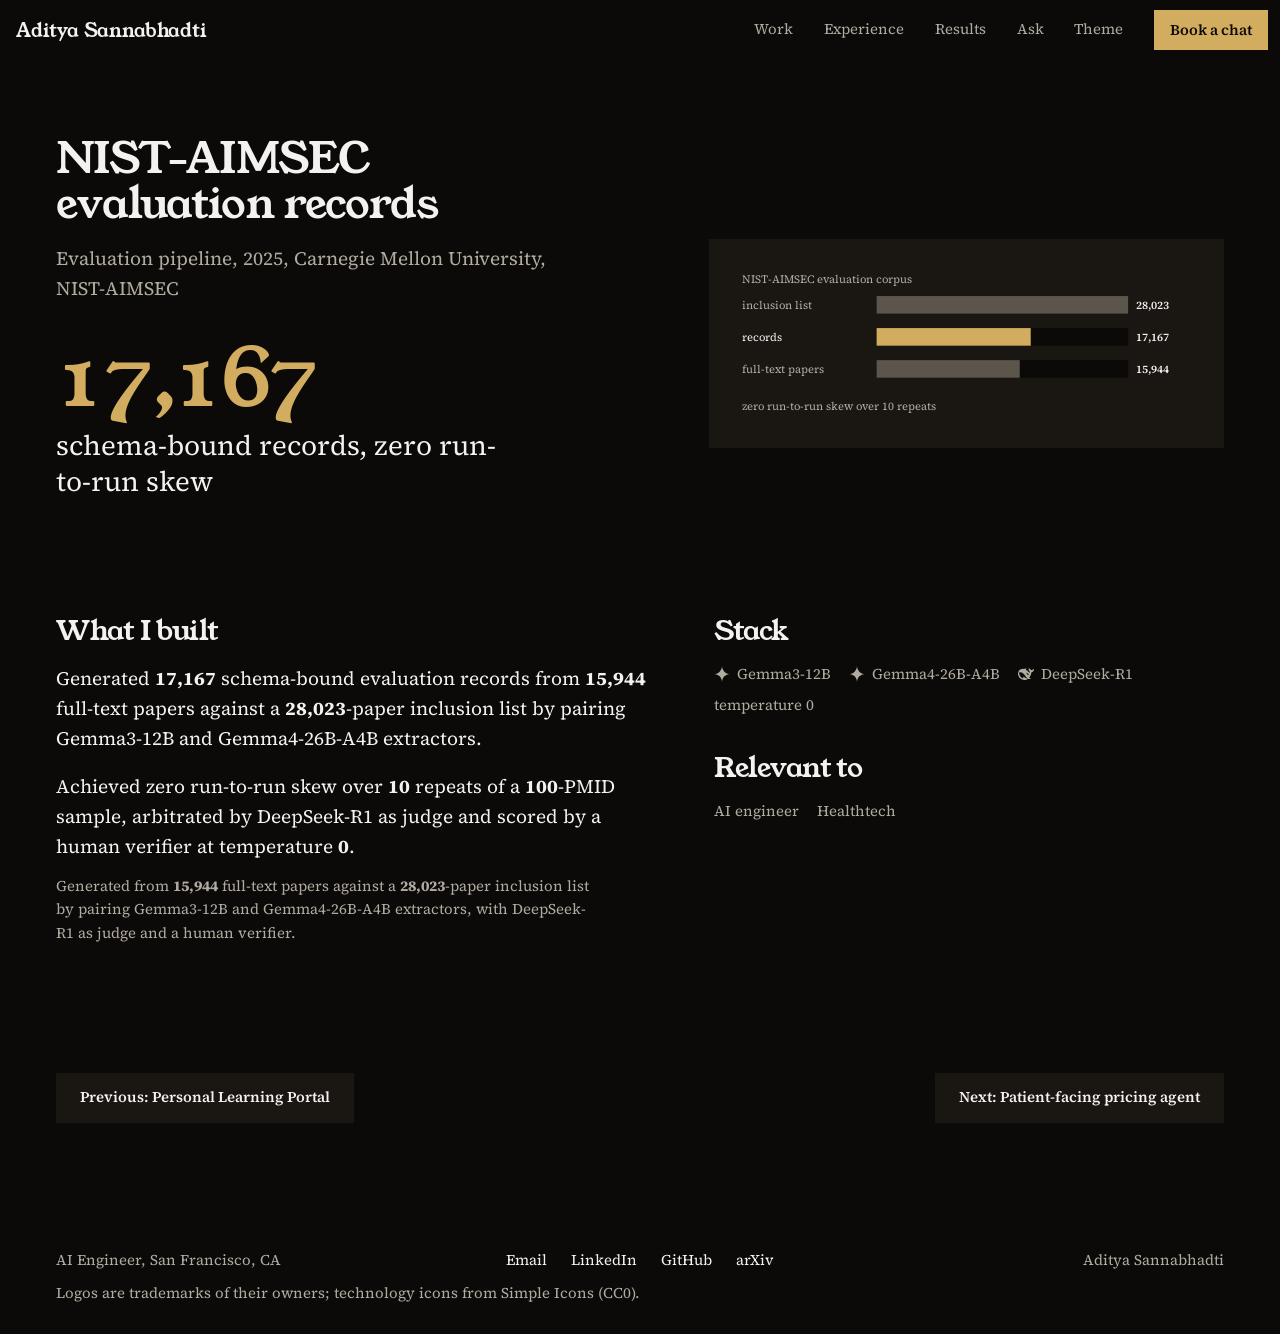
<file: docs/case-04.html>
<!doctype html>
<html lang="en"><head><meta charset="utf-8">
<meta name="viewport" content="width=device-width,initial-scale=1">
<title>NIST-AIMSEC evaluation records — Aditya Sannabhadti</title><meta name="description" content="17,167 — schema-bound records, zero run-to-run skew">
<meta property="og:title" content="NIST-AIMSEC evaluation records — Aditya Sannabhadti"><meta property="og:description" content="17,167 — schema-bound records, zero run-to-run skew">
<meta name="color-scheme" content="dark light"><meta name="theme-color" content="#0c0a08">
<link rel="icon" href="data:image/svg+xml,%3Csvg xmlns='http://www.w3.org/2000/svg' viewBox='0 0 32 32'%3E%3Crect width='32' height='32' fill='%230c0a08'/%3E%3Ctext x='16' y='22' text-anchor='middle' font-family='Georgia,serif' font-size='15' fill='%23d2ac5f'%3EAS%3C/text%3E%3C/svg%3E">
<link rel="preload" href="fonts/YoungSerif-normal.woff2" as="font" type="font/woff2" crossorigin>
<link rel="preload" href="fonts/SourceSerif4-normal.woff2" as="font" type="font/woff2" crossorigin>
<link rel="stylesheet" href="styles.css?v=c222f67a">
<script>document.documentElement.classList.add("js");try{var t=localStorage.getItem("th");if(t)document.documentElement.dataset.theme=t}catch(e){}</script>
</head><body class="sub">
<header class="topbar"><a class="wm" href="index.html">Aditya Sannabhadti</a><nav aria-label="Main"><a class="wk" href="index.html#work">Work</a><a class="mh" href="index.html#experience">Experience</a><a class="mh" href="index.html#results">Results</a><a href="ask.html">Ask</a><button class="thm" id="tg" type="button" aria-label="Switch between dark and light">Theme</button><a class="btn p" href="contact.html">Book a chat</a></nav></header>
<main><div class="page">
<div class="top">
<div><h1 data-rise>NIST-AIMSEC evaluation records</h1>
<p class="sub" data-rise style="--i:1">Evaluation pipeline, 2025, Carnegie Mellon University, NIST-AIMSEC</p>
<div class="bigm" data-rise style="--i:2"><b>17,167</b><span>schema-bound records, zero run-to-run skew</span></div></div>
<div class="fig" data-rise style="--i:3"><div class="dw"><svg class="ch" viewBox="0 0 560 178" role="img" aria-label="NIST-AIMSEC evaluation corpus"><text class="t" x="0" y="14">NIST-AIMSEC evaluation corpus</text><text class="l" x="0" y="46">inclusion list</text><rect class="tr" x="168" y="30" width="314" height="22"/><rect class="bar" x="168" y="30" width="314.0" height="22" style="--i:0"/><text class="v" x="492" y="46">28,023</text><text class="l hot" x="0" y="86">records</text><rect class="tr" x="168" y="70" width="314" height="22"/><rect class="bar hot" x="168" y="70" width="192.4" height="22" style="--i:1"/><text class="v" x="492" y="86">17,167</text><text class="l" x="0" y="126">full-text papers</text><rect class="tr" x="168" y="110" width="314" height="22"/><rect class="bar" x="168" y="110" width="178.7" height="22" style="--i:2"/><text class="v" x="492" y="126">15,944</text><text class="n" x="0" y="172">zero run-to-run skew over 10 repeats</text></svg></div><div class="mw"><svg class="ch" viewBox="0 0 360 178" role="img" aria-label="NIST-AIMSEC evaluation corpus"><text class="t" x="0" y="14">NIST-AIMSEC evaluation corpus</text><text class="l" x="0" y="46">inclusion list</text><rect class="tr" x="150" y="30" width="144" height="22"/><rect class="bar" x="150" y="30" width="144.0" height="22" style="--i:0"/><text class="v" x="304" y="46">28,023</text><text class="l hot" x="0" y="86">records</text><rect class="tr" x="150" y="70" width="144" height="22"/><rect class="bar hot" x="150" y="70" width="88.2" height="22" style="--i:1"/><text class="v" x="304" y="86">17,167</text><text class="l" x="0" y="126">full-text papers</text><rect class="tr" x="150" y="110" width="144" height="22"/><rect class="bar" x="150" y="110" width="81.9" height="22" style="--i:2"/><text class="v" x="304" y="126">15,944</text><text class="n" x="0" y="172">zero run-to-run skew over 10 repeats</text></svg></div></div></div>
<div class="cols"><div><h3 data-reveal>What I built</h3><ul class="b"><li data-reveal>Generated <strong class="n">17,167</strong> schema-bound evaluation records from <strong class="n">15,944</strong> full-text papers against a <strong class="n">28,023</strong>-paper inclusion list by pairing Gemma3-12B and Gemma4-26B-A4B extractors.</li><li data-reveal>Achieved zero run-to-run skew over <strong class="n">10</strong> repeats of a <strong class="n">100</strong>-PMID sample, arbitrated by DeepSeek-R1 as judge and scored by a human verifier at temperature <strong class="n">0</strong>.</li></ul>
<p class="cap" data-reveal>Generated from <strong class="n">15,944</strong> full-text papers against a <strong class="n">28,023</strong>-paper inclusion list by pairing Gemma3-12B and Gemma4-26B-A4B extractors, with DeepSeek-R1 as judge and a human verifier.</p><div class="cta" data-reveal></div></div>
<div><h3 data-reveal>Stack</h3><ul class="chips" data-reveal><li><span class="lg-i" title="Gemini / Gemma"><svg class="ic" width="16" height="16" aria-hidden="true"><use href="icons.svg#i-googlegemini"/></svg></span>Gemma3-12B</li><li><span class="lg-i" title="Gemini / Gemma"><svg class="ic" width="16" height="16" aria-hidden="true"><use href="icons.svg#i-googlegemini"/></svg></span>Gemma4-26B-A4B</li><li><span class="lg-i" title="DeepSeek"><svg class="ic" width="16" height="16" aria-hidden="true"><use href="icons.svg#i-deepseek"/></svg></span>DeepSeek-R1</li><li>temperature 0</li></ul>
<h3 data-reveal>Relevant to</h3><ul class="chips" data-reveal><li>AI engineer</li><li>Healthtech</li></ul></div></div>

<div class="pn" data-reveal><a class="btn" href="case-03.html">Previous: Personal Learning Portal</a><a class="btn" href="case-05.html">Next: Patient-facing pricing agent</a></div></div></main>
<footer class="foot"><div class="row"><span>AI Engineer, San Francisco, CA</span>
<nav aria-label="Elsewhere"><a href="mailto:asannabh@alumni.cmu.edu?subject=Let%27s%20talk">Email</a><a href="https://linkedin.com/in/aditya-sannabhadti-269168221" rel="noopener">LinkedIn</a><a href="https://github.com/adi274903" rel="noopener">GitHub</a><a href="https://arxiv.org/abs/2503.22954" rel="noopener">arXiv</a><button class="thm tgf" type="button" aria-label="Switch between dark and light">Theme</button></nav>
<span>Aditya Sannabhadti</span></div>
<p class="cr">Logos are trademarks of their owners; technology icons from Simple Icons (CC0).</p></footer>
<script src="app.js?v=c222f67a" defer></script></body></html>
</file>
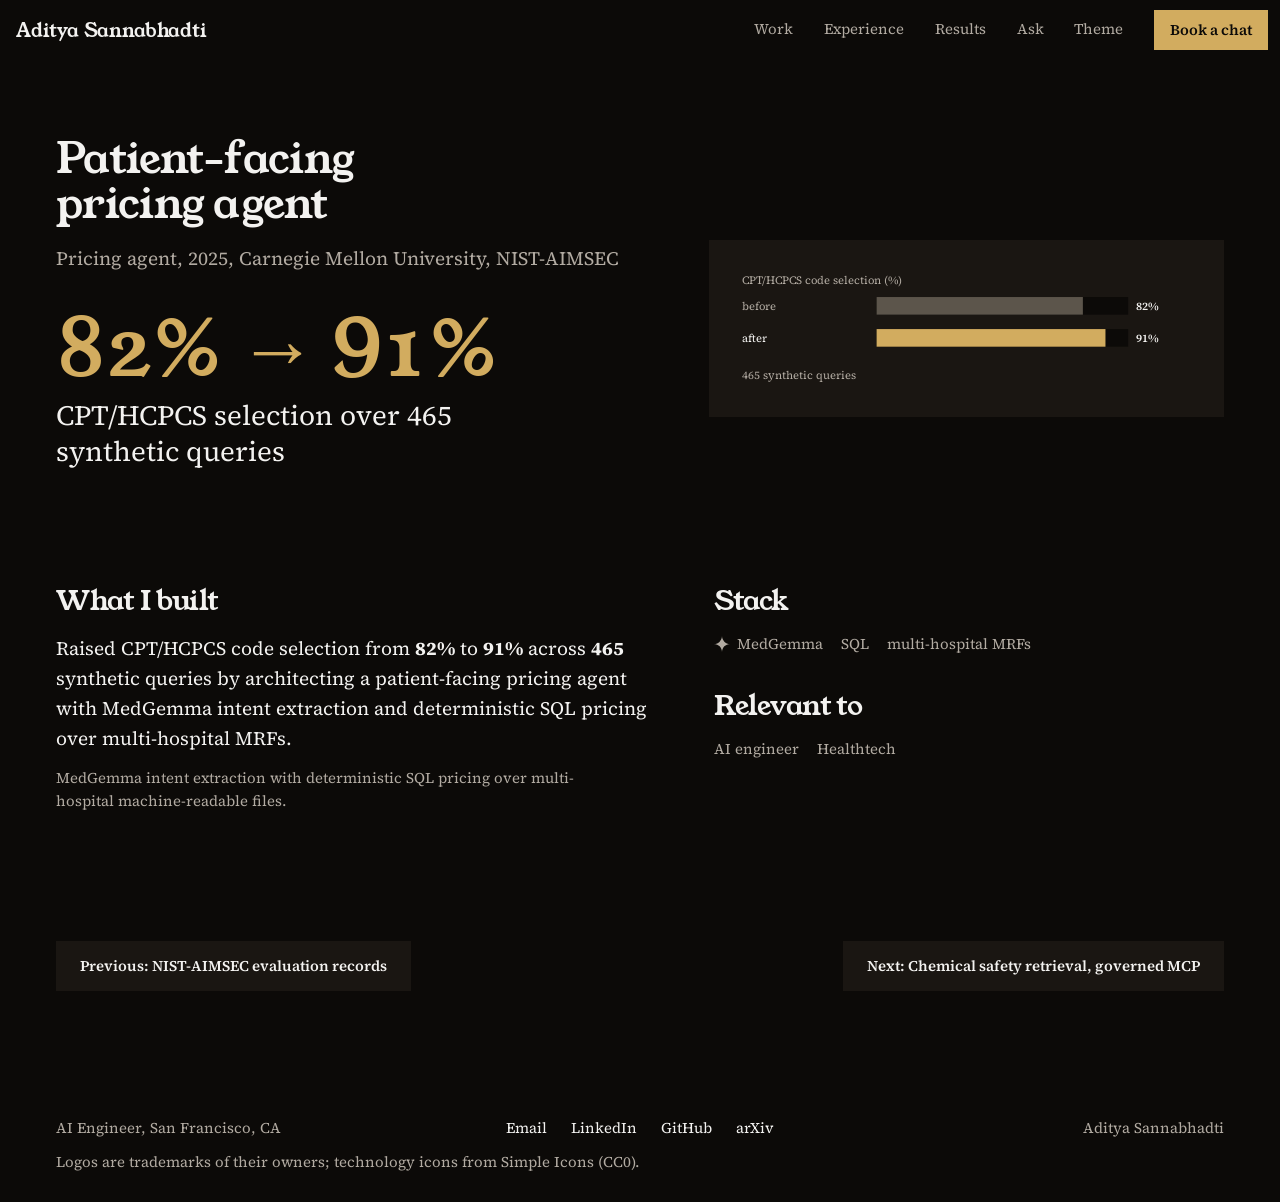
<file: docs/case-05.html>
<!doctype html>
<html lang="en"><head><meta charset="utf-8">
<meta name="viewport" content="width=device-width,initial-scale=1">
<title>Patient-facing pricing agent — Aditya Sannabhadti</title><meta name="description" content="82% → 91% — CPT/HCPCS selection over 465 synthetic queries">
<meta property="og:title" content="Patient-facing pricing agent — Aditya Sannabhadti"><meta property="og:description" content="82% → 91% — CPT/HCPCS selection over 465 synthetic queries">
<meta name="color-scheme" content="dark light"><meta name="theme-color" content="#0c0a08">
<link rel="icon" href="data:image/svg+xml,%3Csvg xmlns='http://www.w3.org/2000/svg' viewBox='0 0 32 32'%3E%3Crect width='32' height='32' fill='%230c0a08'/%3E%3Ctext x='16' y='22' text-anchor='middle' font-family='Georgia,serif' font-size='15' fill='%23d2ac5f'%3EAS%3C/text%3E%3C/svg%3E">
<link rel="preload" href="fonts/YoungSerif-normal.woff2" as="font" type="font/woff2" crossorigin>
<link rel="preload" href="fonts/SourceSerif4-normal.woff2" as="font" type="font/woff2" crossorigin>
<link rel="stylesheet" href="styles.css?v=c222f67a">
<script>document.documentElement.classList.add("js");try{var t=localStorage.getItem("th");if(t)document.documentElement.dataset.theme=t}catch(e){}</script>
</head><body class="sub">
<header class="topbar"><a class="wm" href="index.html">Aditya Sannabhadti</a><nav aria-label="Main"><a class="wk" href="index.html#work">Work</a><a class="mh" href="index.html#experience">Experience</a><a class="mh" href="index.html#results">Results</a><a href="ask.html">Ask</a><button class="thm" id="tg" type="button" aria-label="Switch between dark and light">Theme</button><a class="btn p" href="contact.html">Book a chat</a></nav></header>
<main><div class="page">
<div class="top">
<div><h1 data-rise>Patient-facing pricing agent</h1>
<p class="sub" data-rise style="--i:1">Pricing agent, 2025, Carnegie Mellon University, NIST-AIMSEC</p>
<div class="bigm" data-rise style="--i:2"><b>82% → 91%</b><span>CPT/HCPCS selection over 465 synthetic queries</span></div></div>
<div class="fig" data-rise style="--i:3"><div class="dw"><svg class="ch" viewBox="0 0 560 138" role="img" aria-label="CPT/HCPCS code selection (%): 82% to 91%"><text class="t" x="0" y="14">CPT/HCPCS code selection (%)</text><text class="l" x="0" y="46">before</text><rect class="tr" x="168" y="30" width="314" height="22"/><rect class="bar" x="168" y="30" width="257.5" height="22" style="--i:0"/><text class="v" x="492" y="46">82%</text><text class="l hot" x="0" y="86">after</text><rect class="tr" x="168" y="70" width="314" height="22"/><rect class="bar hot" x="168" y="70" width="285.7" height="22" style="--i:1"/><text class="v" x="492" y="86">91%</text><text class="n" x="0" y="132">465 synthetic queries</text></svg></div><div class="mw"><svg class="ch" viewBox="0 0 360 138" role="img" aria-label="CPT/HCPCS code selection (%): 82% to 91%"><text class="t" x="0" y="14">CPT/HCPCS code selection (%)</text><text class="l" x="0" y="46">before</text><rect class="tr" x="150" y="30" width="144" height="22"/><rect class="bar" x="150" y="30" width="118.1" height="22" style="--i:0"/><text class="v" x="304" y="46">82%</text><text class="l hot" x="0" y="86">after</text><rect class="tr" x="150" y="70" width="144" height="22"/><rect class="bar hot" x="150" y="70" width="131.0" height="22" style="--i:1"/><text class="v" x="304" y="86">91%</text><text class="n" x="0" y="132">465 synthetic queries</text></svg></div></div></div>
<div class="cols"><div><h3 data-reveal>What I built</h3><ul class="b"><li data-reveal>Raised CPT/HCPCS code selection from <strong class="n">82%</strong> to <strong class="n">91%</strong> across <strong class="n">465</strong> synthetic queries by architecting a patient-facing pricing agent with MedGemma intent extraction and deterministic SQL pricing over multi-hospital MRFs.</li></ul>
<p class="cap" data-reveal>MedGemma intent extraction with deterministic SQL pricing over multi-hospital machine-readable files.</p><div class="cta" data-reveal></div></div>
<div><h3 data-reveal>Stack</h3><ul class="chips" data-reveal><li><span class="lg-i" title="Gemini / Gemma"><svg class="ic" width="16" height="16" aria-hidden="true"><use href="icons.svg#i-googlegemini"/></svg></span>MedGemma</li><li>SQL</li><li>multi-hospital MRFs</li></ul>
<h3 data-reveal>Relevant to</h3><ul class="chips" data-reveal><li>AI engineer</li><li>Healthtech</li></ul></div></div>

<div class="pn" data-reveal><a class="btn" href="case-04.html">Previous: NIST-AIMSEC evaluation records</a><a class="btn" href="case-06.html">Next: Chemical safety retrieval, governed MCP</a></div></div></main>
<footer class="foot"><div class="row"><span>AI Engineer, San Francisco, CA</span>
<nav aria-label="Elsewhere"><a href="mailto:asannabh@alumni.cmu.edu?subject=Let%27s%20talk">Email</a><a href="https://linkedin.com/in/aditya-sannabhadti-269168221" rel="noopener">LinkedIn</a><a href="https://github.com/adi274903" rel="noopener">GitHub</a><a href="https://arxiv.org/abs/2503.22954" rel="noopener">arXiv</a><button class="thm tgf" type="button" aria-label="Switch between dark and light">Theme</button></nav>
<span>Aditya Sannabhadti</span></div>
<p class="cr">Logos are trademarks of their owners; technology icons from Simple Icons (CC0).</p></footer>
<script src="app.js?v=c222f67a" defer></script></body></html>
</file>
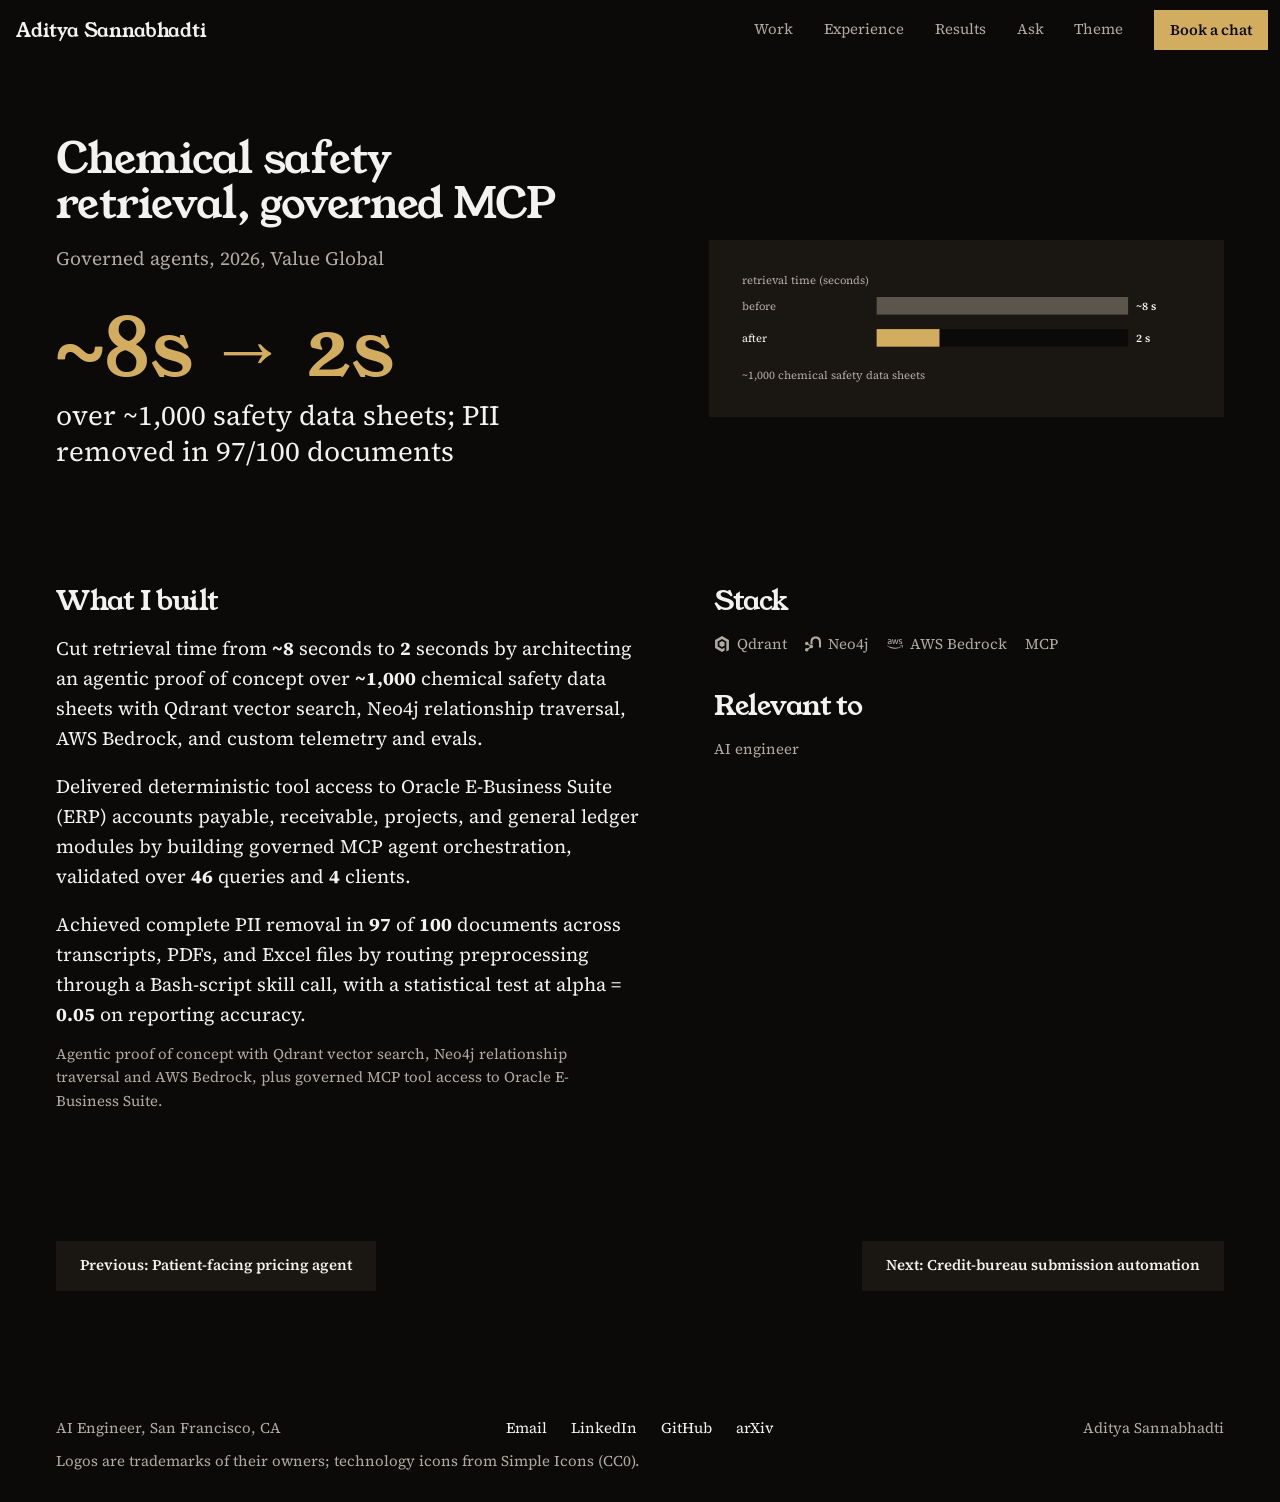
<file: docs/case-06.html>
<!doctype html>
<html lang="en"><head><meta charset="utf-8">
<meta name="viewport" content="width=device-width,initial-scale=1">
<title>Chemical safety retrieval, governed MCP — Aditya Sannabhadti</title><meta name="description" content="~8s → 2s — over ~1,000 safety data sheets; PII removed in 97/100 documents">
<meta property="og:title" content="Chemical safety retrieval, governed MCP — Aditya Sannabhadti"><meta property="og:description" content="~8s → 2s — over ~1,000 safety data sheets; PII removed in 97/100 documents">
<meta name="color-scheme" content="dark light"><meta name="theme-color" content="#0c0a08">
<link rel="icon" href="data:image/svg+xml,%3Csvg xmlns='http://www.w3.org/2000/svg' viewBox='0 0 32 32'%3E%3Crect width='32' height='32' fill='%230c0a08'/%3E%3Ctext x='16' y='22' text-anchor='middle' font-family='Georgia,serif' font-size='15' fill='%23d2ac5f'%3EAS%3C/text%3E%3C/svg%3E">
<link rel="preload" href="fonts/YoungSerif-normal.woff2" as="font" type="font/woff2" crossorigin>
<link rel="preload" href="fonts/SourceSerif4-normal.woff2" as="font" type="font/woff2" crossorigin>
<link rel="stylesheet" href="styles.css?v=c222f67a">
<script>document.documentElement.classList.add("js");try{var t=localStorage.getItem("th");if(t)document.documentElement.dataset.theme=t}catch(e){}</script>
</head><body class="sub">
<header class="topbar"><a class="wm" href="index.html">Aditya Sannabhadti</a><nav aria-label="Main"><a class="wk" href="index.html#work">Work</a><a class="mh" href="index.html#experience">Experience</a><a class="mh" href="index.html#results">Results</a><a href="ask.html">Ask</a><button class="thm" id="tg" type="button" aria-label="Switch between dark and light">Theme</button><a class="btn p" href="contact.html">Book a chat</a></nav></header>
<main><div class="page">
<div class="top">
<div><h1 data-rise>Chemical safety retrieval, governed MCP</h1>
<p class="sub" data-rise style="--i:1">Governed agents, 2026, Value Global</p>
<div class="bigm" data-rise style="--i:2"><b>~8s → 2s</b><span>over ~1,000 safety data sheets; PII removed in 97/100 documents</span></div></div>
<div class="fig" data-rise style="--i:3"><div class="dw"><svg class="ch" viewBox="0 0 560 138" role="img" aria-label="retrieval time (seconds): ~8 s to 2 s"><text class="t" x="0" y="14">retrieval time (seconds)</text><text class="l" x="0" y="46">before</text><rect class="tr" x="168" y="30" width="314" height="22"/><rect class="bar" x="168" y="30" width="314.0" height="22" style="--i:0"/><text class="v" x="492" y="46">~8 s</text><text class="l hot" x="0" y="86">after</text><rect class="tr" x="168" y="70" width="314" height="22"/><rect class="bar hot" x="168" y="70" width="78.5" height="22" style="--i:1"/><text class="v" x="492" y="86">2 s</text><text class="n" x="0" y="132">~1,000 chemical safety data sheets</text></svg></div><div class="mw"><svg class="ch" viewBox="0 0 360 138" role="img" aria-label="retrieval time (seconds): ~8 s to 2 s"><text class="t" x="0" y="14">retrieval time (seconds)</text><text class="l" x="0" y="46">before</text><rect class="tr" x="150" y="30" width="144" height="22"/><rect class="bar" x="150" y="30" width="144.0" height="22" style="--i:0"/><text class="v" x="304" y="46">~8 s</text><text class="l hot" x="0" y="86">after</text><rect class="tr" x="150" y="70" width="144" height="22"/><rect class="bar hot" x="150" y="70" width="36.0" height="22" style="--i:1"/><text class="v" x="304" y="86">2 s</text><text class="n" x="0" y="132">~1,000 chemical safety data sheets</text></svg></div></div></div>
<div class="cols"><div><h3 data-reveal>What I built</h3><ul class="b"><li data-reveal>Cut retrieval time from <strong class="n">~8</strong> seconds to <strong class="n">2</strong> seconds by architecting an agentic proof of concept over <strong class="n">~1,000</strong> chemical safety data sheets with Qdrant vector search, Neo4j relationship traversal, AWS Bedrock, and custom telemetry and evals.</li><li data-reveal>Delivered deterministic tool access to Oracle E-Business Suite (ERP) accounts payable, receivable, projects, and general ledger modules by building governed MCP agent orchestration, validated over <strong class="n">46</strong> queries and <strong class="n">4</strong> clients.</li><li data-reveal>Achieved complete PII removal in <strong class="n">97</strong> of <strong class="n">100</strong> documents across transcripts, PDFs, and Excel files by routing preprocessing through a Bash-script skill call, with a statistical test at alpha = <strong class="n">0.05</strong> on reporting accuracy.</li></ul>
<p class="cap" data-reveal>Agentic proof of concept with Qdrant vector search, Neo4j relationship traversal and AWS Bedrock, plus governed MCP tool access to Oracle E-Business Suite.</p><div class="cta" data-reveal></div></div>
<div><h3 data-reveal>Stack</h3><ul class="chips" data-reveal><li><span class="lg-i" title="Qdrant"><svg class="ic" width="16" height="16" aria-hidden="true"><use href="icons.svg#i-qdrant"/></svg></span>Qdrant</li><li><span class="lg-i" title="Neo4j"><svg class="ic" width="16" height="16" aria-hidden="true"><use href="icons.svg#i-neo4j"/></svg></span>Neo4j</li><li><span class="lg-i" title="AWS Bedrock"><svg class="ic" width="16" height="16" aria-hidden="true"><use href="icons.svg#i-amazonwebservices"/></svg></span>AWS Bedrock</li><li>MCP</li></ul>
<h3 data-reveal>Relevant to</h3><ul class="chips" data-reveal><li>AI engineer</li></ul></div></div>

<div class="pn" data-reveal><a class="btn" href="case-05.html">Previous: Patient-facing pricing agent</a><a class="btn" href="case-07.html">Next: Credit-bureau submission automation</a></div></div></main>
<footer class="foot"><div class="row"><span>AI Engineer, San Francisco, CA</span>
<nav aria-label="Elsewhere"><a href="mailto:asannabh@alumni.cmu.edu?subject=Let%27s%20talk">Email</a><a href="https://linkedin.com/in/aditya-sannabhadti-269168221" rel="noopener">LinkedIn</a><a href="https://github.com/adi274903" rel="noopener">GitHub</a><a href="https://arxiv.org/abs/2503.22954" rel="noopener">arXiv</a><button class="thm tgf" type="button" aria-label="Switch between dark and light">Theme</button></nav>
<span>Aditya Sannabhadti</span></div>
<p class="cr">Logos are trademarks of their owners; technology icons from Simple Icons (CC0).</p></footer>
<script src="app.js?v=c222f67a" defer></script></body></html>
</file>
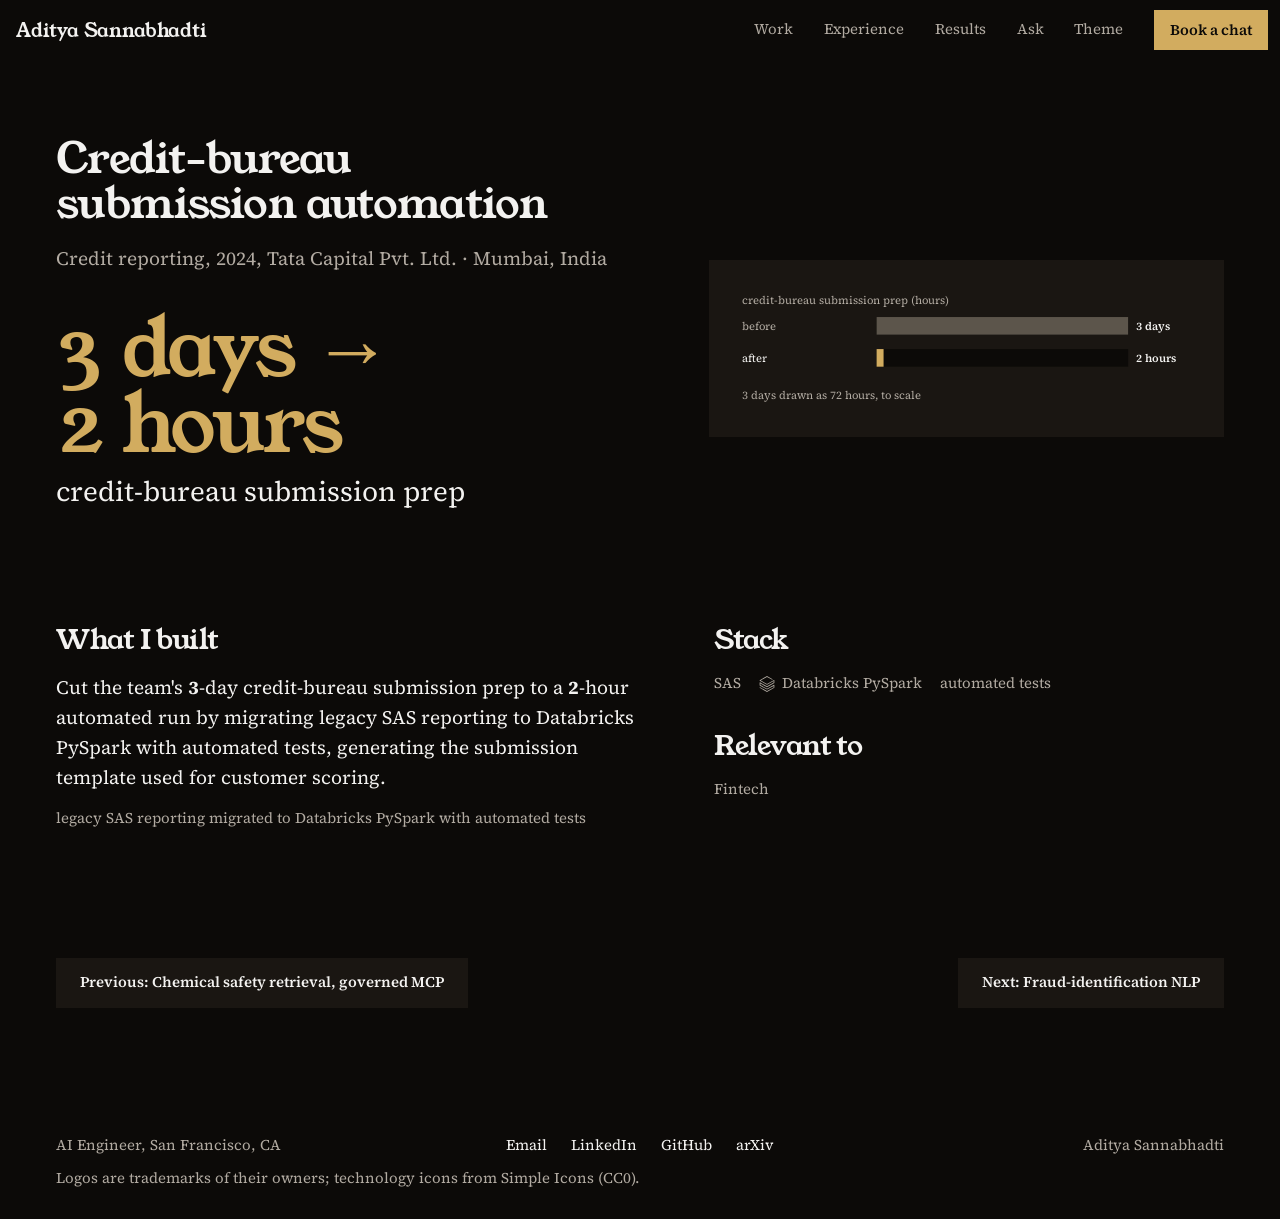
<file: docs/case-07.html>
<!doctype html>
<html lang="en"><head><meta charset="utf-8">
<meta name="viewport" content="width=device-width,initial-scale=1">
<title>Credit-bureau submission automation — Aditya Sannabhadti</title><meta name="description" content="3 days → 2 hours — credit-bureau submission prep">
<meta property="og:title" content="Credit-bureau submission automation — Aditya Sannabhadti"><meta property="og:description" content="3 days → 2 hours — credit-bureau submission prep">
<meta name="color-scheme" content="dark light"><meta name="theme-color" content="#0c0a08">
<link rel="icon" href="data:image/svg+xml,%3Csvg xmlns='http://www.w3.org/2000/svg' viewBox='0 0 32 32'%3E%3Crect width='32' height='32' fill='%230c0a08'/%3E%3Ctext x='16' y='22' text-anchor='middle' font-family='Georgia,serif' font-size='15' fill='%23d2ac5f'%3EAS%3C/text%3E%3C/svg%3E">
<link rel="preload" href="fonts/YoungSerif-normal.woff2" as="font" type="font/woff2" crossorigin>
<link rel="preload" href="fonts/SourceSerif4-normal.woff2" as="font" type="font/woff2" crossorigin>
<link rel="stylesheet" href="styles.css?v=c222f67a">
<script>document.documentElement.classList.add("js");try{var t=localStorage.getItem("th");if(t)document.documentElement.dataset.theme=t}catch(e){}</script>
</head><body class="sub">
<header class="topbar"><a class="wm" href="index.html">Aditya Sannabhadti</a><nav aria-label="Main"><a class="wk" href="index.html#work">Work</a><a class="mh" href="index.html#experience">Experience</a><a class="mh" href="index.html#results">Results</a><a href="ask.html">Ask</a><button class="thm" id="tg" type="button" aria-label="Switch between dark and light">Theme</button><a class="btn p" href="contact.html">Book a chat</a></nav></header>
<main><div class="page">
<div class="top">
<div><h1 data-rise>Credit-bureau submission automation</h1>
<p class="sub" data-rise style="--i:1">Credit reporting, 2024, Tata Capital Pvt. Ltd. · Mumbai, India</p>
<div class="bigm" data-rise style="--i:2"><b>3 days → 2 hours</b><span>credit-bureau submission prep</span></div></div>
<div class="fig" data-rise style="--i:3"><div class="dw"><svg class="ch" viewBox="0 0 560 138" role="img" aria-label="credit-bureau submission prep (hours): 3 days to 2 hours"><text class="t" x="0" y="14">credit-bureau submission prep (hours)</text><text class="l" x="0" y="46">before</text><rect class="tr" x="168" y="30" width="314" height="22"/><rect class="bar" x="168" y="30" width="314.0" height="22" style="--i:0"/><text class="v" x="492" y="46">3 days</text><text class="l hot" x="0" y="86">after</text><rect class="tr" x="168" y="70" width="314" height="22"/><rect class="bar hot" x="168" y="70" width="8.7" height="22" style="--i:1"/><text class="v" x="492" y="86">2 hours</text><text class="n" x="0" y="132">3 days drawn as 72 hours, to scale</text></svg></div><div class="mw"><svg class="ch" viewBox="0 0 360 138" role="img" aria-label="credit-bureau submission prep (hours): 3 days to 2 hours"><text class="t" x="0" y="14">credit-bureau submission prep (hours)</text><text class="l" x="0" y="46">before</text><rect class="tr" x="150" y="30" width="144" height="22"/><rect class="bar" x="150" y="30" width="144.0" height="22" style="--i:0"/><text class="v" x="304" y="46">3 days</text><text class="l hot" x="0" y="86">after</text><rect class="tr" x="150" y="70" width="144" height="22"/><rect class="bar hot" x="150" y="70" width="4.0" height="22" style="--i:1"/><text class="v" x="304" y="86">2 hours</text><text class="n" x="0" y="132">3 days drawn as 72 hours, to scale</text></svg></div></div></div>
<div class="cols"><div><h3 data-reveal>What I built</h3><ul class="b"><li data-reveal>Cut the team&#x27;s <strong class="n">3</strong>-day credit-bureau submission prep to a <strong class="n">2</strong>-hour automated run by migrating legacy SAS reporting to Databricks PySpark with automated tests, generating the submission template used for customer scoring.</li></ul>
<p class="cap" data-reveal>legacy SAS reporting migrated to Databricks PySpark with automated tests</p><div class="cta" data-reveal></div></div>
<div><h3 data-reveal>Stack</h3><ul class="chips" data-reveal><li>SAS</li><li><span class="lg-i" title="Databricks"><svg class="ic" width="16" height="16" aria-hidden="true"><use href="icons.svg#i-databricks"/></svg></span>Databricks PySpark</li><li>automated tests</li></ul>
<h3 data-reveal>Relevant to</h3><ul class="chips" data-reveal><li>Fintech</li></ul></div></div>

<div class="pn" data-reveal><a class="btn" href="case-06.html">Previous: Chemical safety retrieval, governed MCP</a><a class="btn" href="case-08.html">Next: Fraud-identification NLP</a></div></div></main>
<footer class="foot"><div class="row"><span>AI Engineer, San Francisco, CA</span>
<nav aria-label="Elsewhere"><a href="mailto:asannabh@alumni.cmu.edu?subject=Let%27s%20talk">Email</a><a href="https://linkedin.com/in/aditya-sannabhadti-269168221" rel="noopener">LinkedIn</a><a href="https://github.com/adi274903" rel="noopener">GitHub</a><a href="https://arxiv.org/abs/2503.22954" rel="noopener">arXiv</a><button class="thm tgf" type="button" aria-label="Switch between dark and light">Theme</button></nav>
<span>Aditya Sannabhadti</span></div>
<p class="cr">Logos are trademarks of their owners; technology icons from Simple Icons (CC0).</p></footer>
<script src="app.js?v=c222f67a" defer></script></body></html>
</file>
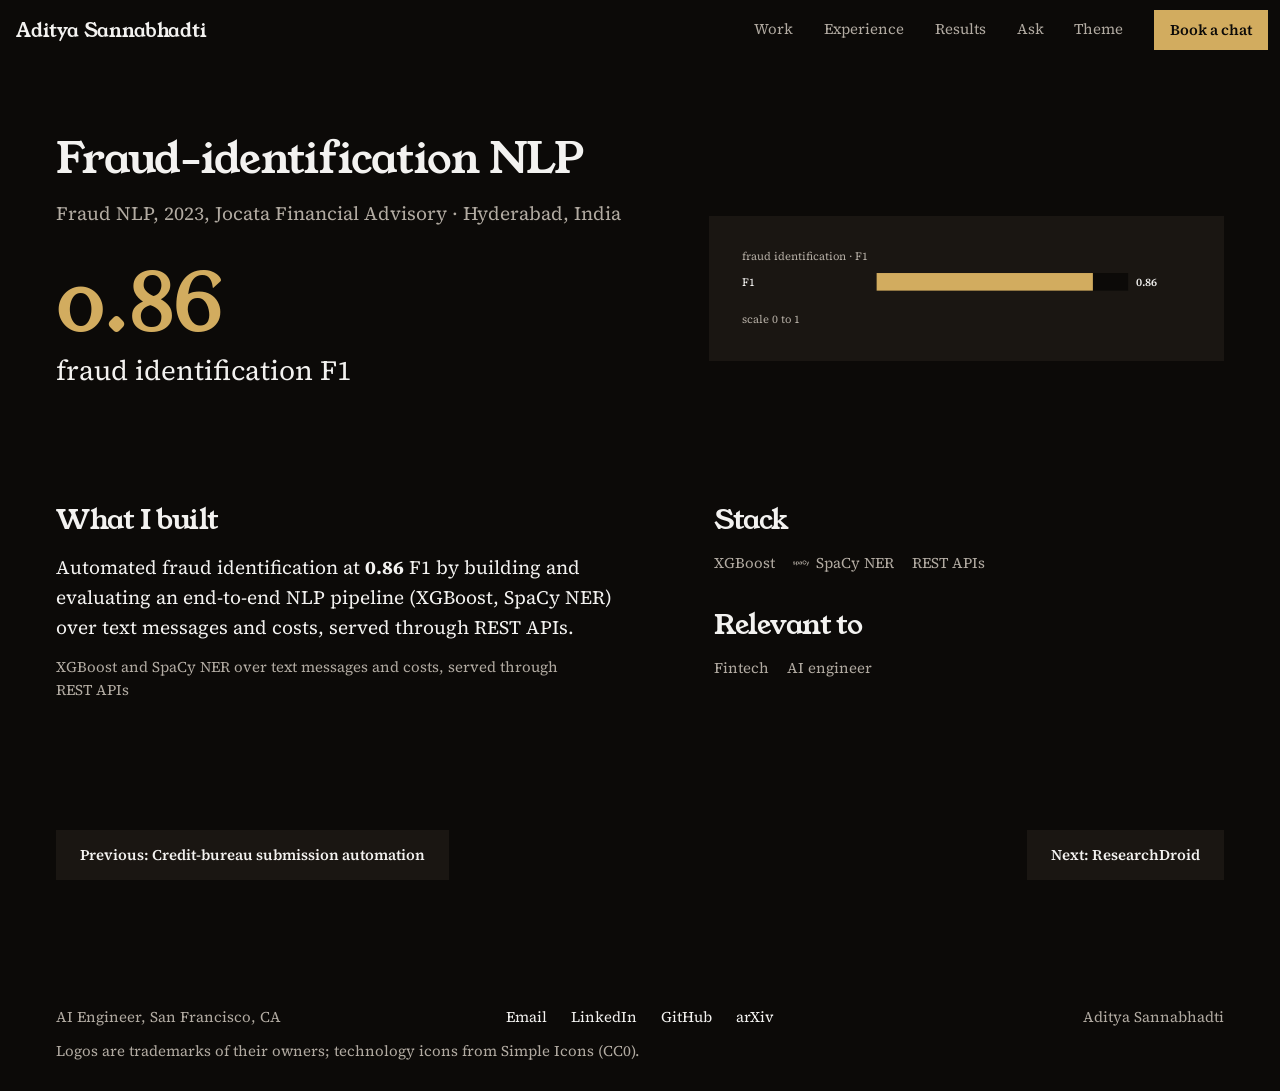
<file: docs/case-08.html>
<!doctype html>
<html lang="en"><head><meta charset="utf-8">
<meta name="viewport" content="width=device-width,initial-scale=1">
<title>Fraud-identification NLP — Aditya Sannabhadti</title><meta name="description" content="0.86 — fraud identification F1">
<meta property="og:title" content="Fraud-identification NLP — Aditya Sannabhadti"><meta property="og:description" content="0.86 — fraud identification F1">
<meta name="color-scheme" content="dark light"><meta name="theme-color" content="#0c0a08">
<link rel="icon" href="data:image/svg+xml,%3Csvg xmlns='http://www.w3.org/2000/svg' viewBox='0 0 32 32'%3E%3Crect width='32' height='32' fill='%230c0a08'/%3E%3Ctext x='16' y='22' text-anchor='middle' font-family='Georgia,serif' font-size='15' fill='%23d2ac5f'%3EAS%3C/text%3E%3C/svg%3E">
<link rel="preload" href="fonts/YoungSerif-normal.woff2" as="font" type="font/woff2" crossorigin>
<link rel="preload" href="fonts/SourceSerif4-normal.woff2" as="font" type="font/woff2" crossorigin>
<link rel="stylesheet" href="styles.css?v=c222f67a">
<script>document.documentElement.classList.add("js");try{var t=localStorage.getItem("th");if(t)document.documentElement.dataset.theme=t}catch(e){}</script>
</head><body class="sub">
<header class="topbar"><a class="wm" href="index.html">Aditya Sannabhadti</a><nav aria-label="Main"><a class="wk" href="index.html#work">Work</a><a class="mh" href="index.html#experience">Experience</a><a class="mh" href="index.html#results">Results</a><a href="ask.html">Ask</a><button class="thm" id="tg" type="button" aria-label="Switch between dark and light">Theme</button><a class="btn p" href="contact.html">Book a chat</a></nav></header>
<main><div class="page">
<div class="top">
<div><h1 data-rise>Fraud-identification NLP</h1>
<p class="sub" data-rise style="--i:1">Fraud NLP, 2023, Jocata Financial Advisory · Hyderabad, India</p>
<div class="bigm" data-rise style="--i:2"><b>0.86</b><span>fraud identification F1</span></div></div>
<div class="fig" data-rise style="--i:3"><div class="dw"><svg class="ch" viewBox="0 0 560 98" role="img" aria-label="fraud identification · F1"><text class="t" x="0" y="14">fraud identification · F1</text><text class="l hot" x="0" y="46">F1</text><rect class="tr" x="168" y="30" width="314" height="22"/><rect class="bar hot" x="168" y="30" width="270.0" height="22" style="--i:0"/><text class="v" x="492" y="46">0.86</text><text class="n" x="0" y="92">scale 0 to 1</text></svg></div><div class="mw"><svg class="ch" viewBox="0 0 360 98" role="img" aria-label="fraud identification · F1"><text class="t" x="0" y="14">fraud identification · F1</text><text class="l hot" x="0" y="46">F1</text><rect class="tr" x="150" y="30" width="144" height="22"/><rect class="bar hot" x="150" y="30" width="123.8" height="22" style="--i:0"/><text class="v" x="304" y="46">0.86</text><text class="n" x="0" y="92">scale 0 to 1</text></svg></div></div></div>
<div class="cols"><div><h3 data-reveal>What I built</h3><ul class="b"><li data-reveal>Automated fraud identification at <strong class="n">0.86</strong> F1 by building and evaluating an end-to-end NLP pipeline (XGBoost, SpaCy NER) over text messages and costs, served through REST APIs.</li></ul>
<p class="cap" data-reveal>XGBoost and SpaCy NER over text messages and costs, served through REST APIs</p><div class="cta" data-reveal></div></div>
<div><h3 data-reveal>Stack</h3><ul class="chips" data-reveal><li>XGBoost</li><li><span class="lg-i" title="spaCy"><svg class="ic" width="16" height="16" aria-hidden="true"><use href="icons.svg#i-spacy"/></svg></span>SpaCy NER</li><li>REST APIs</li></ul>
<h3 data-reveal>Relevant to</h3><ul class="chips" data-reveal><li>Fintech</li><li>AI engineer</li></ul></div></div>

<div class="pn" data-reveal><a class="btn" href="case-07.html">Previous: Credit-bureau submission automation</a><a class="btn" href="case-09.html">Next: ResearchDroid</a></div></div></main>
<footer class="foot"><div class="row"><span>AI Engineer, San Francisco, CA</span>
<nav aria-label="Elsewhere"><a href="mailto:asannabh@alumni.cmu.edu?subject=Let%27s%20talk">Email</a><a href="https://linkedin.com/in/aditya-sannabhadti-269168221" rel="noopener">LinkedIn</a><a href="https://github.com/adi274903" rel="noopener">GitHub</a><a href="https://arxiv.org/abs/2503.22954" rel="noopener">arXiv</a><button class="thm tgf" type="button" aria-label="Switch between dark and light">Theme</button></nav>
<span>Aditya Sannabhadti</span></div>
<p class="cr">Logos are trademarks of their owners; technology icons from Simple Icons (CC0).</p></footer>
<script src="app.js?v=c222f67a" defer></script></body></html>
</file>
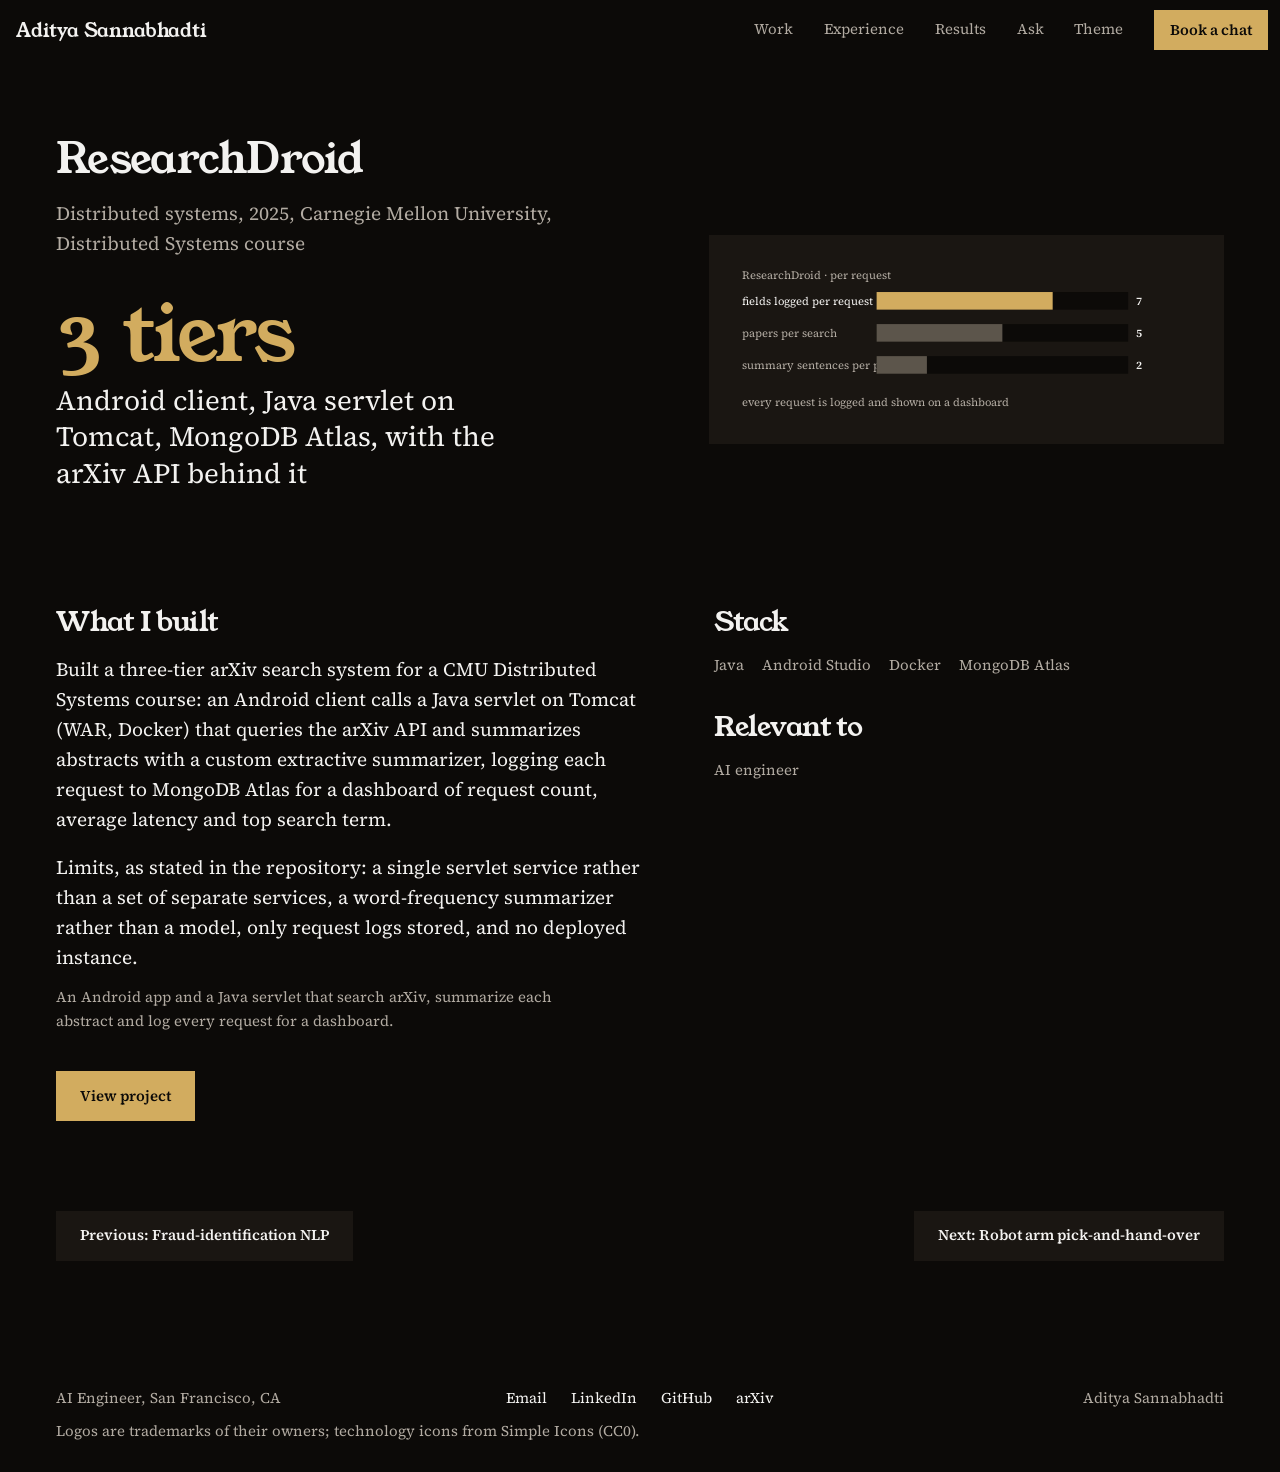
<file: docs/case-09.html>
<!doctype html>
<html lang="en"><head><meta charset="utf-8">
<meta name="viewport" content="width=device-width,initial-scale=1">
<title>ResearchDroid — Aditya Sannabhadti</title><meta name="description" content="3 tiers — Android client, Java servlet on Tomcat, MongoDB Atlas, with the arXiv API behind it">
<meta property="og:title" content="ResearchDroid — Aditya Sannabhadti"><meta property="og:description" content="3 tiers — Android client, Java servlet on Tomcat, MongoDB Atlas, with the arXiv API behind it">
<meta name="color-scheme" content="dark light"><meta name="theme-color" content="#0c0a08">
<link rel="icon" href="data:image/svg+xml,%3Csvg xmlns='http://www.w3.org/2000/svg' viewBox='0 0 32 32'%3E%3Crect width='32' height='32' fill='%230c0a08'/%3E%3Ctext x='16' y='22' text-anchor='middle' font-family='Georgia,serif' font-size='15' fill='%23d2ac5f'%3EAS%3C/text%3E%3C/svg%3E">
<link rel="preload" href="fonts/YoungSerif-normal.woff2" as="font" type="font/woff2" crossorigin>
<link rel="preload" href="fonts/SourceSerif4-normal.woff2" as="font" type="font/woff2" crossorigin>
<link rel="stylesheet" href="styles.css?v=c222f67a">
<script>document.documentElement.classList.add("js");try{var t=localStorage.getItem("th");if(t)document.documentElement.dataset.theme=t}catch(e){}</script>
</head><body class="sub">
<header class="topbar"><a class="wm" href="index.html">Aditya Sannabhadti</a><nav aria-label="Main"><a class="wk" href="index.html#work">Work</a><a class="mh" href="index.html#experience">Experience</a><a class="mh" href="index.html#results">Results</a><a href="ask.html">Ask</a><button class="thm" id="tg" type="button" aria-label="Switch between dark and light">Theme</button><a class="btn p" href="contact.html">Book a chat</a></nav></header>
<main><div class="page">
<div class="top">
<div><h1 data-rise>ResearchDroid</h1>
<p class="sub" data-rise style="--i:1">Distributed systems, 2025, Carnegie Mellon University, Distributed Systems course</p>
<div class="bigm" data-rise style="--i:2"><b>3 tiers</b><span>Android client, Java servlet on Tomcat, MongoDB Atlas, with the arXiv API behind it</span></div></div>
<div class="fig" data-rise style="--i:3"><div class="dw"><svg class="ch" viewBox="0 0 560 178" role="img" aria-label="ResearchDroid per-request figures"><text class="t" x="0" y="14">ResearchDroid · per request</text><text class="l hot" x="0" y="46">fields logged per request</text><rect class="tr" x="168" y="30" width="314" height="22"/><rect class="bar hot" x="168" y="30" width="219.8" height="22" style="--i:0"/><text class="v" x="492" y="46">7</text><text class="l" x="0" y="86">papers per search</text><rect class="tr" x="168" y="70" width="314" height="22"/><rect class="bar" x="168" y="70" width="157.0" height="22" style="--i:1"/><text class="v" x="492" y="86">5</text><text class="l" x="0" y="126">summary sentences per paper</text><rect class="tr" x="168" y="110" width="314" height="22"/><rect class="bar" x="168" y="110" width="62.8" height="22" style="--i:2"/><text class="v" x="492" y="126">2</text><text class="n" x="0" y="172">every request is logged and shown on a dashboard</text></svg></div><div class="mw"><svg class="ch" viewBox="0 0 360 178" role="img" aria-label="ResearchDroid per-request figures"><text class="t" x="0" y="14">ResearchDroid · per request</text><text class="l hot" x="0" y="46">fields logged per request</text><rect class="tr" x="150" y="30" width="144" height="22"/><rect class="bar hot" x="150" y="30" width="100.8" height="22" style="--i:0"/><text class="v" x="304" y="46">7</text><text class="l" x="0" y="86">papers per search</text><rect class="tr" x="150" y="70" width="144" height="22"/><rect class="bar" x="150" y="70" width="72.0" height="22" style="--i:1"/><text class="v" x="304" y="86">5</text><text class="l" x="0" y="126">summary sentences per paper</text><rect class="tr" x="150" y="110" width="144" height="22"/><rect class="bar" x="150" y="110" width="28.8" height="22" style="--i:2"/><text class="v" x="304" y="126">2</text><text class="n" x="0" y="172">every request is logged and shown on a dashboard</text></svg></div></div></div>
<div class="cols"><div><h3 data-reveal>What I built</h3><ul class="b"><li data-reveal>Built a three-tier arXiv search system for a CMU Distributed Systems course: an Android client calls a Java servlet on Tomcat (WAR, Docker) that queries the arXiv API and summarizes abstracts with a custom extractive summarizer, logging each request to MongoDB Atlas for a dashboard of request count, average latency and top search term.</li><li data-reveal>Limits, as stated in the repository: a single servlet service rather than a set of separate services, a word-frequency summarizer rather than a model, only request logs stored, and no deployed instance.</li></ul>
<p class="cap" data-reveal>An Android app and a Java servlet that search arXiv, summarize each abstract and log every request for a dashboard.</p><div class="cta" data-reveal><a class="btn p" href="https://github.com/adi274903/researchdroid" rel="noopener">View project</a></div></div>
<div><h3 data-reveal>Stack</h3><ul class="chips" data-reveal><li>Java</li><li>Android Studio</li><li>Docker</li><li>MongoDB Atlas</li></ul>
<h3 data-reveal>Relevant to</h3><ul class="chips" data-reveal><li>AI engineer</li></ul></div></div>

<div class="pn" data-reveal><a class="btn" href="case-08.html">Previous: Fraud-identification NLP</a><a class="btn" href="case-10.html">Next: Robot arm pick-and-hand-over</a></div></div></main>
<footer class="foot"><div class="row"><span>AI Engineer, San Francisco, CA</span>
<nav aria-label="Elsewhere"><a href="mailto:asannabh@alumni.cmu.edu?subject=Let%27s%20talk">Email</a><a href="https://linkedin.com/in/aditya-sannabhadti-269168221" rel="noopener">LinkedIn</a><a href="https://github.com/adi274903" rel="noopener">GitHub</a><a href="https://arxiv.org/abs/2503.22954" rel="noopener">arXiv</a><button class="thm tgf" type="button" aria-label="Switch between dark and light">Theme</button></nav>
<span>Aditya Sannabhadti</span></div>
<p class="cr">Logos are trademarks of their owners; technology icons from Simple Icons (CC0).</p></footer>
<script src="app.js?v=c222f67a" defer></script></body></html>
</file>
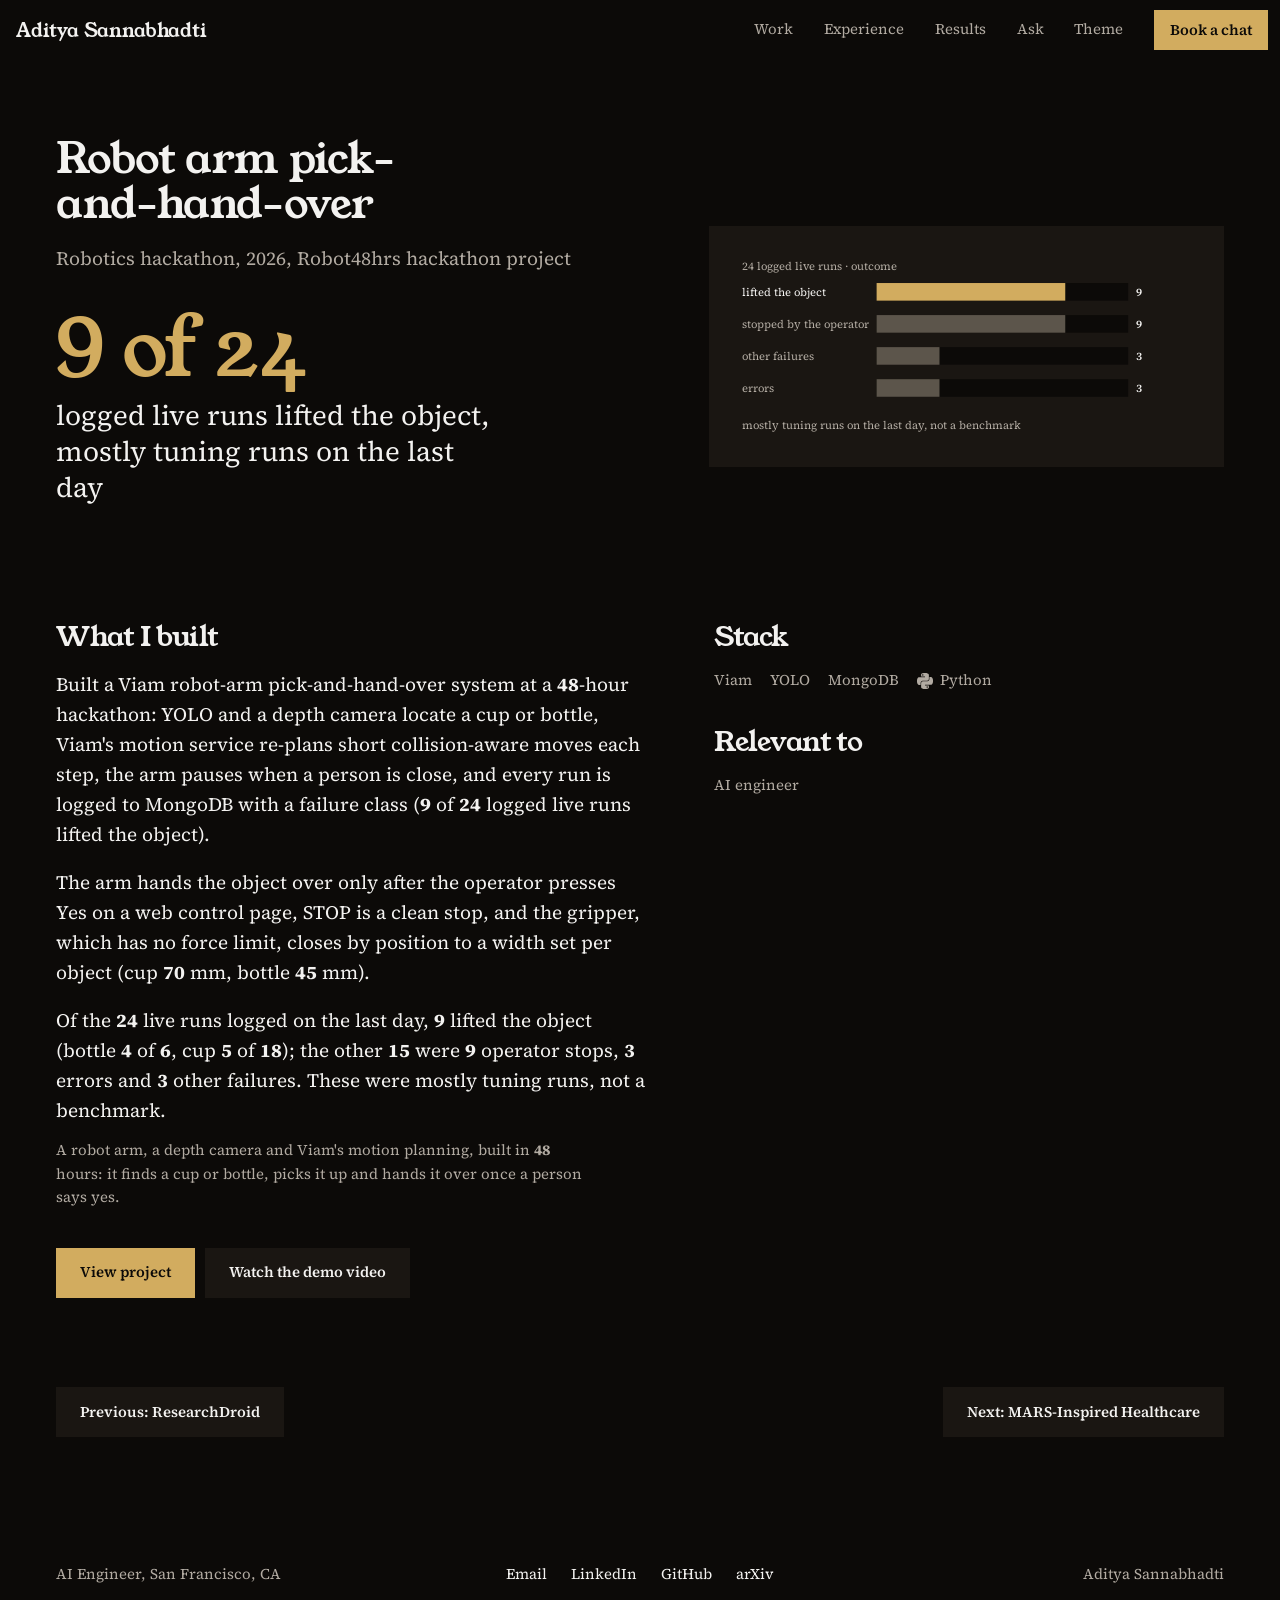
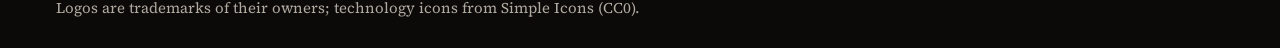
<file: docs/case-10.html>
<!doctype html>
<html lang="en"><head><meta charset="utf-8">
<meta name="viewport" content="width=device-width,initial-scale=1">
<title>Robot arm pick-and-hand-over — Aditya Sannabhadti</title><meta name="description" content="9 of 24 — logged live runs lifted the object, mostly tuning runs on the last day">
<meta property="og:title" content="Robot arm pick-and-hand-over — Aditya Sannabhadti"><meta property="og:description" content="9 of 24 — logged live runs lifted the object, mostly tuning runs on the last day">
<meta name="color-scheme" content="dark light"><meta name="theme-color" content="#0c0a08">
<link rel="icon" href="data:image/svg+xml,%3Csvg xmlns='http://www.w3.org/2000/svg' viewBox='0 0 32 32'%3E%3Crect width='32' height='32' fill='%230c0a08'/%3E%3Ctext x='16' y='22' text-anchor='middle' font-family='Georgia,serif' font-size='15' fill='%23d2ac5f'%3EAS%3C/text%3E%3C/svg%3E">
<link rel="preload" href="fonts/YoungSerif-normal.woff2" as="font" type="font/woff2" crossorigin>
<link rel="preload" href="fonts/SourceSerif4-normal.woff2" as="font" type="font/woff2" crossorigin>
<link rel="stylesheet" href="styles.css?v=c222f67a">
<script>document.documentElement.classList.add("js");try{var t=localStorage.getItem("th");if(t)document.documentElement.dataset.theme=t}catch(e){}</script>
</head><body class="sub">
<header class="topbar"><a class="wm" href="index.html">Aditya Sannabhadti</a><nav aria-label="Main"><a class="wk" href="index.html#work">Work</a><a class="mh" href="index.html#experience">Experience</a><a class="mh" href="index.html#results">Results</a><a href="ask.html">Ask</a><button class="thm" id="tg" type="button" aria-label="Switch between dark and light">Theme</button><a class="btn p" href="contact.html">Book a chat</a></nav></header>
<main><div class="page">
<div class="top">
<div><h1 data-rise>Robot arm pick-and-hand-over</h1>
<p class="sub" data-rise style="--i:1">Robotics hackathon, 2026, Robot48hrs hackathon project</p>
<div class="bigm" data-rise style="--i:2"><b>9 of 24</b><span>logged live runs lifted the object, mostly tuning runs on the last day</span></div></div>
<div class="fig" data-rise style="--i:3"><div class="dw"><svg class="ch" viewBox="0 0 560 218" role="img" aria-label="Robot arm logged runs by outcome"><text class="t" x="0" y="14">24 logged live runs · outcome</text><text class="l hot" x="0" y="46">lifted the object</text><rect class="tr" x="168" y="30" width="314" height="22"/><rect class="bar hot" x="168" y="30" width="235.5" height="22" style="--i:0"/><text class="v" x="492" y="46">9</text><text class="l" x="0" y="86">stopped by the operator</text><rect class="tr" x="168" y="70" width="314" height="22"/><rect class="bar" x="168" y="70" width="235.5" height="22" style="--i:1"/><text class="v" x="492" y="86">9</text><text class="l" x="0" y="126">other failures</text><rect class="tr" x="168" y="110" width="314" height="22"/><rect class="bar" x="168" y="110" width="78.5" height="22" style="--i:2"/><text class="v" x="492" y="126">3</text><text class="l" x="0" y="166">errors</text><rect class="tr" x="168" y="150" width="314" height="22"/><rect class="bar" x="168" y="150" width="78.5" height="22" style="--i:3"/><text class="v" x="492" y="166">3</text><text class="n" x="0" y="212">mostly tuning runs on the last day, not a benchmark</text></svg></div><div class="mw"><svg class="ch" viewBox="0 0 360 218" role="img" aria-label="Robot arm logged runs by outcome"><text class="t" x="0" y="14">24 logged live runs · outcome</text><text class="l hot" x="0" y="46">lifted the object</text><rect class="tr" x="150" y="30" width="144" height="22"/><rect class="bar hot" x="150" y="30" width="108.0" height="22" style="--i:0"/><text class="v" x="304" y="46">9</text><text class="l" x="0" y="86">stopped by the operator</text><rect class="tr" x="150" y="70" width="144" height="22"/><rect class="bar" x="150" y="70" width="108.0" height="22" style="--i:1"/><text class="v" x="304" y="86">9</text><text class="l" x="0" y="126">other failures</text><rect class="tr" x="150" y="110" width="144" height="22"/><rect class="bar" x="150" y="110" width="36.0" height="22" style="--i:2"/><text class="v" x="304" y="126">3</text><text class="l" x="0" y="166">errors</text><rect class="tr" x="150" y="150" width="144" height="22"/><rect class="bar" x="150" y="150" width="36.0" height="22" style="--i:3"/><text class="v" x="304" y="166">3</text><text class="n" x="0" y="212">mostly tuning runs on the last day, not a benchmark</text></svg></div></div></div>
<div class="cols"><div><h3 data-reveal>What I built</h3><ul class="b"><li data-reveal>Built a Viam robot-arm pick-and-hand-over system at a <strong class="n">48</strong>-hour hackathon: YOLO and a depth camera locate a cup or bottle, Viam&#x27;s motion service re-plans short collision-aware moves each step, the arm pauses when a person is close, and every run is logged to MongoDB with a failure class (<strong class="n">9</strong> of <strong class="n">24</strong> logged live runs lifted the object).</li><li data-reveal>The arm hands the object over only after the operator presses Yes on a web control page, STOP is a clean stop, and the gripper, which has no force limit, closes by position to a width set per object (cup <strong class="n">70</strong> mm, bottle <strong class="n">45</strong> mm).</li><li data-reveal>Of the <strong class="n">24</strong> live runs logged on the last day, <strong class="n">9</strong> lifted the object (bottle <strong class="n">4</strong> of <strong class="n">6</strong>, cup <strong class="n">5</strong> of <strong class="n">18</strong>); the other <strong class="n">15</strong> were <strong class="n">9</strong> operator stops, <strong class="n">3</strong> errors and <strong class="n">3</strong> other failures. These were mostly tuning runs, not a benchmark.</li></ul>
<p class="cap" data-reveal>A robot arm, a depth camera and Viam&#x27;s motion planning, built in <strong class="n">48</strong> hours: it finds a cup or bottle, picks it up and hands it over once a person says yes.</p><div class="cta" data-reveal><a class="btn p" href="https://github.com/rgupta1111/Robot48hrs/tree/adi_1" rel="noopener">View project</a><a class="btn" href="https://drive.google.com/file/d/1Q7dwn_tRNeO0iJD7J3-1OeN8daDyMX5G/view?usp=sharing" rel="noopener">Watch the demo video</a></div></div>
<div><h3 data-reveal>Stack</h3><ul class="chips" data-reveal><li>Viam</li><li>YOLO</li><li>MongoDB</li><li><span class="lg-i" title="Python"><svg class="ic" width="16" height="16" aria-hidden="true"><use href="icons.svg#i-python"/></svg></span>Python</li></ul>
<h3 data-reveal>Relevant to</h3><ul class="chips" data-reveal><li>AI engineer</li></ul></div></div>

<div class="pn" data-reveal><a class="btn" href="case-09.html">Previous: ResearchDroid</a><a class="btn" href="case-11.html">Next: MARS-Inspired Healthcare</a></div></div></main>
<footer class="foot"><div class="row"><span>AI Engineer, San Francisco, CA</span>
<nav aria-label="Elsewhere"><a href="mailto:asannabh@alumni.cmu.edu?subject=Let%27s%20talk">Email</a><a href="https://linkedin.com/in/aditya-sannabhadti-269168221" rel="noopener">LinkedIn</a><a href="https://github.com/adi274903" rel="noopener">GitHub</a><a href="https://arxiv.org/abs/2503.22954" rel="noopener">arXiv</a><button class="thm tgf" type="button" aria-label="Switch between dark and light">Theme</button></nav>
<span>Aditya Sannabhadti</span></div>
<p class="cr">Logos are trademarks of their owners; technology icons from Simple Icons (CC0).</p></footer>
<script src="app.js?v=c222f67a" defer></script></body></html>
</file>
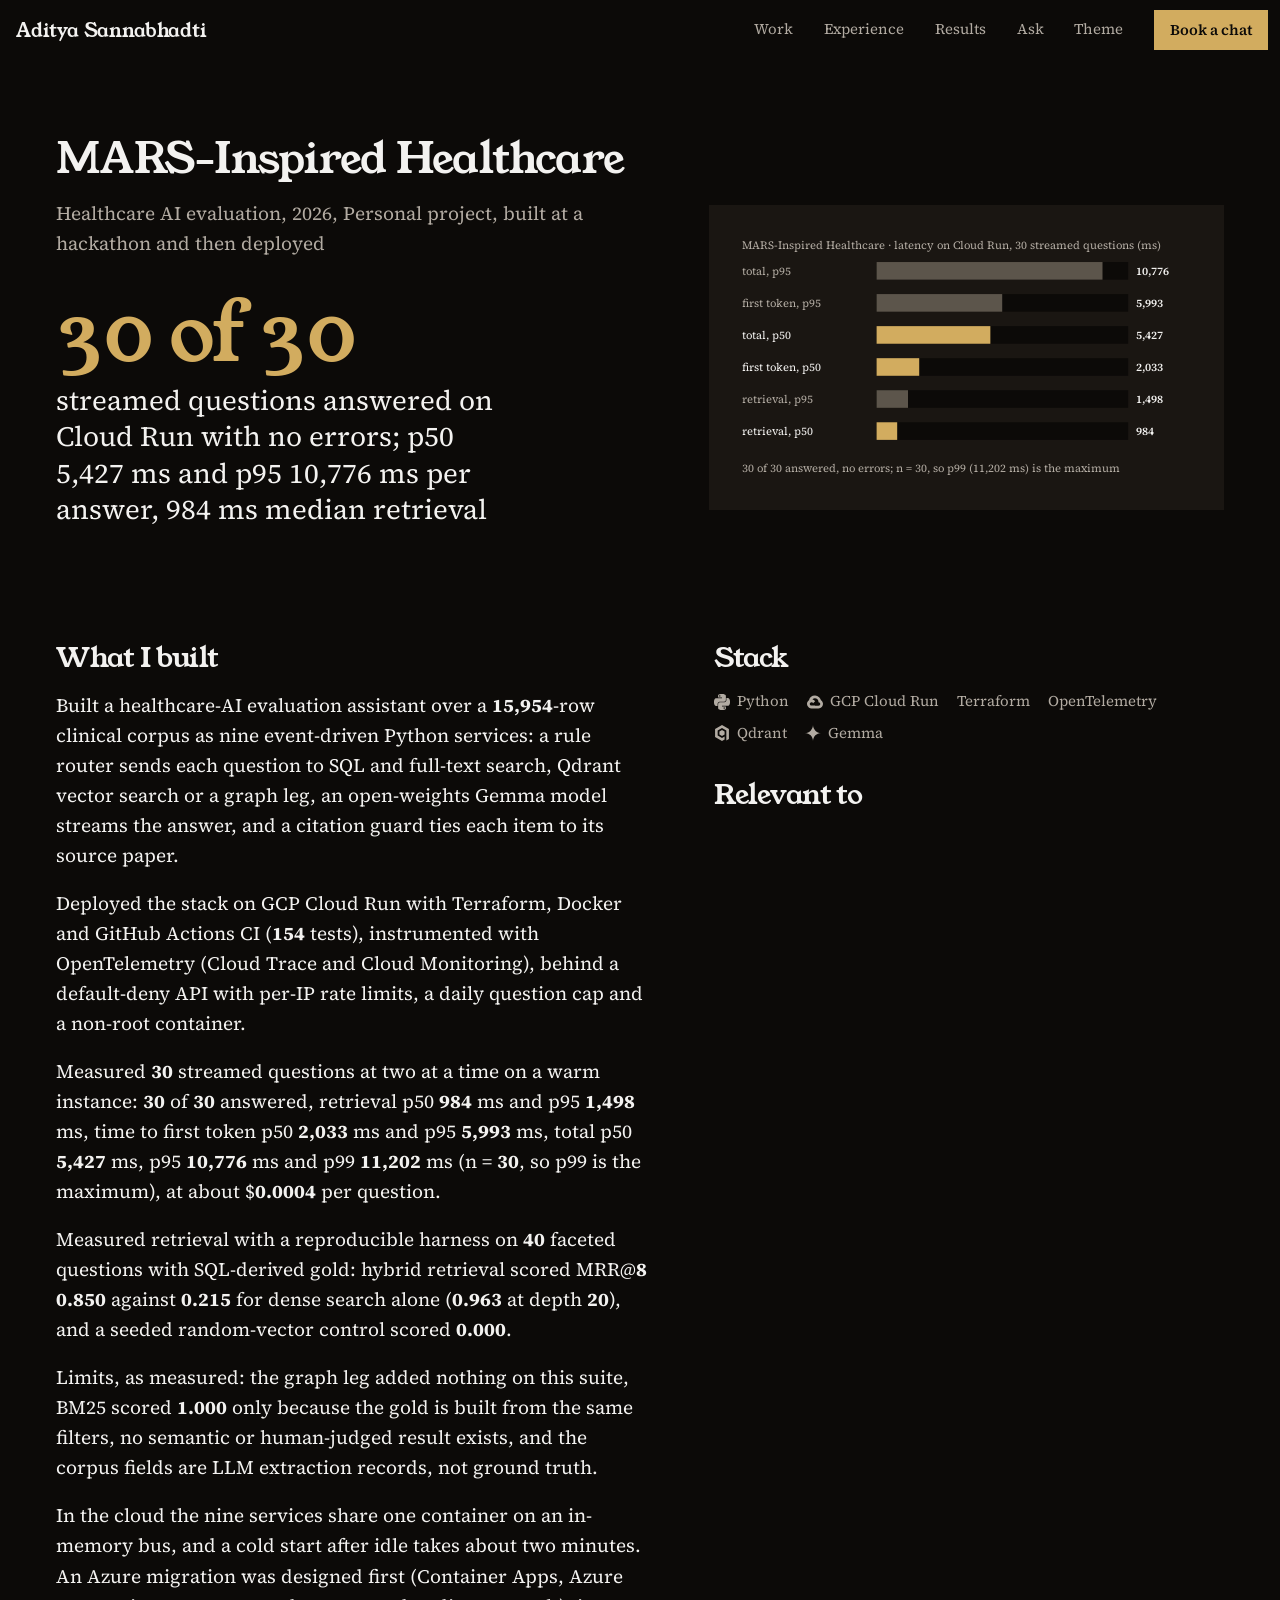
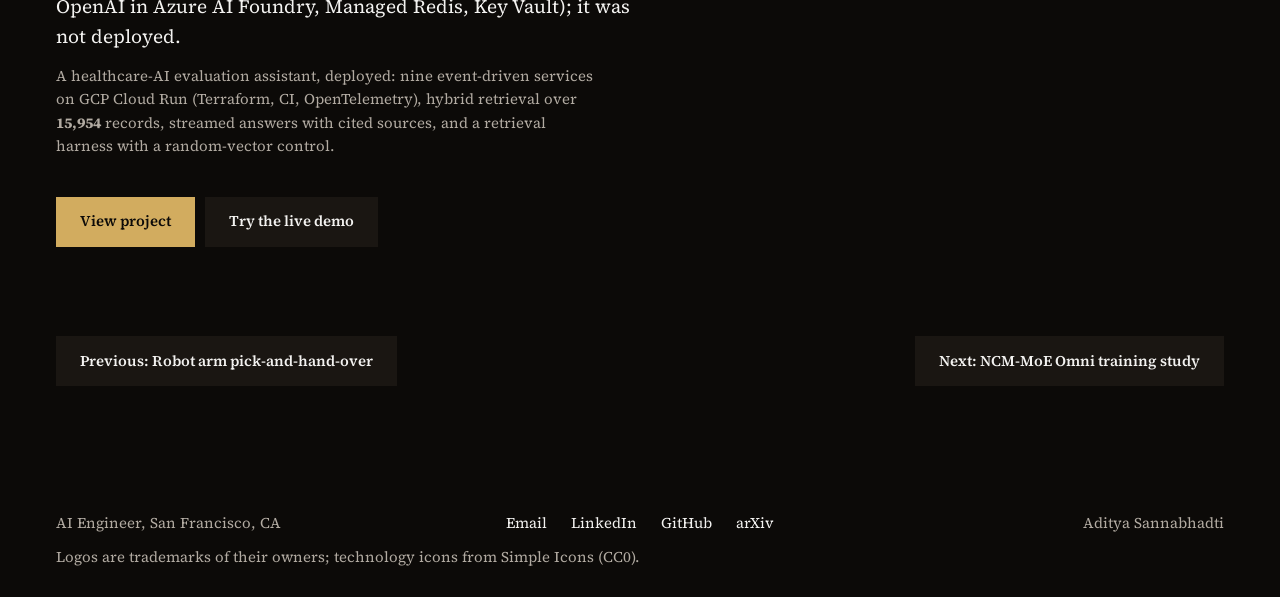
<file: docs/case-11.html>
<!doctype html>
<html lang="en"><head><meta charset="utf-8">
<meta name="viewport" content="width=device-width,initial-scale=1">
<title>MARS-Inspired Healthcare — Aditya Sannabhadti</title><meta name="description" content="30 of 30 — streamed questions answered on Cloud Run with no errors; p50 5,427 ms and p95 10,776 ms per answer, 984 ms median retrieval">
<meta property="og:title" content="MARS-Inspired Healthcare — Aditya Sannabhadti"><meta property="og:description" content="30 of 30 — streamed questions answered on Cloud Run with no errors; p50 5,427 ms and p95 10,776 ms per answer, 984 ms median retrieval">
<meta name="color-scheme" content="dark light"><meta name="theme-color" content="#0c0a08">
<link rel="icon" href="data:image/svg+xml,%3Csvg xmlns='http://www.w3.org/2000/svg' viewBox='0 0 32 32'%3E%3Crect width='32' height='32' fill='%230c0a08'/%3E%3Ctext x='16' y='22' text-anchor='middle' font-family='Georgia,serif' font-size='15' fill='%23d2ac5f'%3EAS%3C/text%3E%3C/svg%3E">
<link rel="preload" href="fonts/YoungSerif-normal.woff2" as="font" type="font/woff2" crossorigin>
<link rel="preload" href="fonts/SourceSerif4-normal.woff2" as="font" type="font/woff2" crossorigin>
<link rel="stylesheet" href="styles.css?v=c222f67a">
<script>document.documentElement.classList.add("js");try{var t=localStorage.getItem("th");if(t)document.documentElement.dataset.theme=t}catch(e){}</script>
</head><body class="sub">
<header class="topbar"><a class="wm" href="index.html">Aditya Sannabhadti</a><nav aria-label="Main"><a class="wk" href="index.html#work">Work</a><a class="mh" href="index.html#experience">Experience</a><a class="mh" href="index.html#results">Results</a><a href="ask.html">Ask</a><button class="thm" id="tg" type="button" aria-label="Switch between dark and light">Theme</button><a class="btn p" href="contact.html">Book a chat</a></nav></header>
<main><div class="page">
<div class="top">
<div><h1 data-rise>MARS-Inspired Healthcare</h1>
<p class="sub" data-rise style="--i:1">Healthcare AI evaluation, 2026, Personal project, built at a hackathon and then deployed</p>
<div class="bigm" data-rise style="--i:2"><b>30 of 30</b><span>streamed questions answered on Cloud Run with no errors; p50 5,427 ms and p95 10,776 ms per answer, 984 ms median retrieval</span></div></div>
<div class="fig" data-rise style="--i:3"><div class="dw"><svg class="ch" viewBox="0 0 560 298" role="img" aria-label="MARS-Inspired Healthcare latency percentiles"><text class="t" x="0" y="14">MARS-Inspired Healthcare · latency on Cloud Run, 30 streamed questions (ms)</text><text class="l" x="0" y="46">total, p95</text><rect class="tr" x="168" y="30" width="314" height="22"/><rect class="bar" x="168" y="30" width="282.0" height="22" style="--i:0"/><text class="v" x="492" y="46">10,776</text><text class="l" x="0" y="86">first token, p95</text><rect class="tr" x="168" y="70" width="314" height="22"/><rect class="bar" x="168" y="70" width="156.8" height="22" style="--i:1"/><text class="v" x="492" y="86">5,993</text><text class="l hot" x="0" y="126">total, p50</text><rect class="tr" x="168" y="110" width="314" height="22"/><rect class="bar hot" x="168" y="110" width="142.0" height="22" style="--i:2"/><text class="v" x="492" y="126">5,427</text><text class="l hot" x="0" y="166">first token, p50</text><rect class="tr" x="168" y="150" width="314" height="22"/><rect class="bar hot" x="168" y="150" width="53.2" height="22" style="--i:3"/><text class="v" x="492" y="166">2,033</text><text class="l" x="0" y="206">retrieval, p95</text><rect class="tr" x="168" y="190" width="314" height="22"/><rect class="bar" x="168" y="190" width="39.2" height="22" style="--i:4"/><text class="v" x="492" y="206">1,498</text><text class="l hot" x="0" y="246">retrieval, p50</text><rect class="tr" x="168" y="230" width="314" height="22"/><rect class="bar hot" x="168" y="230" width="25.7" height="22" style="--i:5"/><text class="v" x="492" y="246">984</text><text class="n" x="0" y="292">30 of 30 answered, no errors; n = 30, so p99 (11,202 ms) is the maximum</text></svg></div><div class="mw"><svg class="ch" viewBox="0 0 360 298" role="img" aria-label="MARS-Inspired Healthcare latency percentiles"><text class="t" x="0" y="14">MARS-Inspired Healthcare · latency on Cloud Run, 30 streamed questions (ms)</text><text class="l" x="0" y="46">total, p95</text><rect class="tr" x="150" y="30" width="144" height="22"/><rect class="bar" x="150" y="30" width="129.3" height="22" style="--i:0"/><text class="v" x="304" y="46">10,776</text><text class="l" x="0" y="86">first token, p95</text><rect class="tr" x="150" y="70" width="144" height="22"/><rect class="bar" x="150" y="70" width="71.9" height="22" style="--i:1"/><text class="v" x="304" y="86">5,993</text><text class="l hot" x="0" y="126">total, p50</text><rect class="tr" x="150" y="110" width="144" height="22"/><rect class="bar hot" x="150" y="110" width="65.1" height="22" style="--i:2"/><text class="v" x="304" y="126">5,427</text><text class="l hot" x="0" y="166">first token, p50</text><rect class="tr" x="150" y="150" width="144" height="22"/><rect class="bar hot" x="150" y="150" width="24.4" height="22" style="--i:3"/><text class="v" x="304" y="166">2,033</text><text class="l" x="0" y="206">retrieval, p95</text><rect class="tr" x="150" y="190" width="144" height="22"/><rect class="bar" x="150" y="190" width="18.0" height="22" style="--i:4"/><text class="v" x="304" y="206">1,498</text><text class="l hot" x="0" y="246">retrieval, p50</text><rect class="tr" x="150" y="230" width="144" height="22"/><rect class="bar hot" x="150" y="230" width="11.8" height="22" style="--i:5"/><text class="v" x="304" y="246">984</text><text class="n" x="0" y="292">30 of 30 answered, no errors; n = 30, so p99 (11,202 ms) is the maximum</text></svg></div></div></div>
<div class="cols"><div><h3 data-reveal>What I built</h3><ul class="b"><li data-reveal>Built a healthcare-AI evaluation assistant over a <strong class="n">15,954</strong>-row clinical corpus as nine event-driven Python services: a rule router sends each question to SQL and full-text search, Qdrant vector search or a graph leg, an open-weights Gemma model streams the answer, and a citation guard ties each item to its source paper.</li><li data-reveal>Deployed the stack on GCP Cloud Run with Terraform, Docker and GitHub Actions CI (<strong class="n">154</strong> tests), instrumented with OpenTelemetry (Cloud Trace and Cloud Monitoring), behind a default-deny API with per-IP rate limits, a daily question cap and a non-root container.</li><li data-reveal>Measured <strong class="n">30</strong> streamed questions at two at a time on a warm instance: <strong class="n">30</strong> of <strong class="n">30</strong> answered, retrieval p50 <strong class="n">984</strong> ms and p95 <strong class="n">1,498</strong> ms, time to first token p50 <strong class="n">2,033</strong> ms and p95 <strong class="n">5,993</strong> ms, total p50 <strong class="n">5,427</strong> ms, p95 <strong class="n">10,776</strong> ms and p99 <strong class="n">11,202</strong> ms (n = <strong class="n">30</strong>, so p99 is the maximum), at about $<strong class="n">0.0004</strong> per question.</li><li data-reveal>Measured retrieval with a reproducible harness on <strong class="n">40</strong> faceted questions with SQL-derived gold: hybrid retrieval scored MRR@<strong class="n">8</strong> <strong class="n">0.850</strong> against <strong class="n">0.215</strong> for dense search alone (<strong class="n">0.963</strong> at depth <strong class="n">20</strong>), and a seeded random-vector control scored <strong class="n">0.000</strong>.</li><li data-reveal>Limits, as measured: the graph leg added nothing on this suite, BM25 scored <strong class="n">1.000</strong> only because the gold is built from the same filters, no semantic or human-judged result exists, and the corpus fields are LLM extraction records, not ground truth.</li><li data-reveal>In the cloud the nine services share one container on an in-memory bus, and a cold start after idle takes about two minutes. An Azure migration was designed first (Container Apps, Azure OpenAI in Azure AI Foundry, Managed Redis, Key Vault); it was not deployed.</li></ul>
<p class="cap" data-reveal>A healthcare-AI evaluation assistant, deployed: nine event-driven services on GCP Cloud Run (Terraform, CI, OpenTelemetry), hybrid retrieval over <strong class="n">15,954</strong> records, streamed answers with cited sources, and a retrieval harness with a random-vector control.</p><div class="cta" data-reveal><a class="btn p" href="https://github.com/adi274903/MARS-Inspired-Healthcare" rel="noopener">View project</a><a class="btn" href="https://adi274903.github.io/MARS-Inspired-Healthcare/" rel="noopener">Try the live demo</a></div></div>
<div><h3 data-reveal>Stack</h3><ul class="chips" data-reveal><li><span class="lg-i" title="Python"><svg class="ic" width="16" height="16" aria-hidden="true"><use href="icons.svg#i-python"/></svg></span>Python</li><li><span class="lg-i" title="Google Cloud"><svg class="ic" width="16" height="16" aria-hidden="true"><use href="icons.svg#i-googlecloud"/></svg></span>GCP Cloud Run</li><li>Terraform</li><li>OpenTelemetry</li><li><span class="lg-i" title="Qdrant"><svg class="ic" width="16" height="16" aria-hidden="true"><use href="icons.svg#i-qdrant"/></svg></span>Qdrant</li><li><span class="lg-i" title="Gemini / Gemma"><svg class="ic" width="16" height="16" aria-hidden="true"><use href="icons.svg#i-googlegemini"/></svg></span>Gemma</li></ul>
<h3 data-reveal>Relevant to</h3><ul class="chips" data-reveal><li>AI engineer</li><li>Healthtech</li></ul></div></div>

<div class="pn" data-reveal><a class="btn" href="case-10.html">Previous: Robot arm pick-and-hand-over</a><a class="btn" href="case-12.html">Next: NCM-MoE Omni training study</a></div></div></main>
<footer class="foot"><div class="row"><span>AI Engineer, San Francisco, CA</span>
<nav aria-label="Elsewhere"><a href="mailto:asannabh@alumni.cmu.edu?subject=Let%27s%20talk">Email</a><a href="https://linkedin.com/in/aditya-sannabhadti-269168221" rel="noopener">LinkedIn</a><a href="https://github.com/adi274903" rel="noopener">GitHub</a><a href="https://arxiv.org/abs/2503.22954" rel="noopener">arXiv</a><button class="thm tgf" type="button" aria-label="Switch between dark and light">Theme</button></nav>
<span>Aditya Sannabhadti</span></div>
<p class="cr">Logos are trademarks of their owners; technology icons from Simple Icons (CC0).</p></footer>
<script src="app.js?v=c222f67a" defer></script></body></html>
</file>
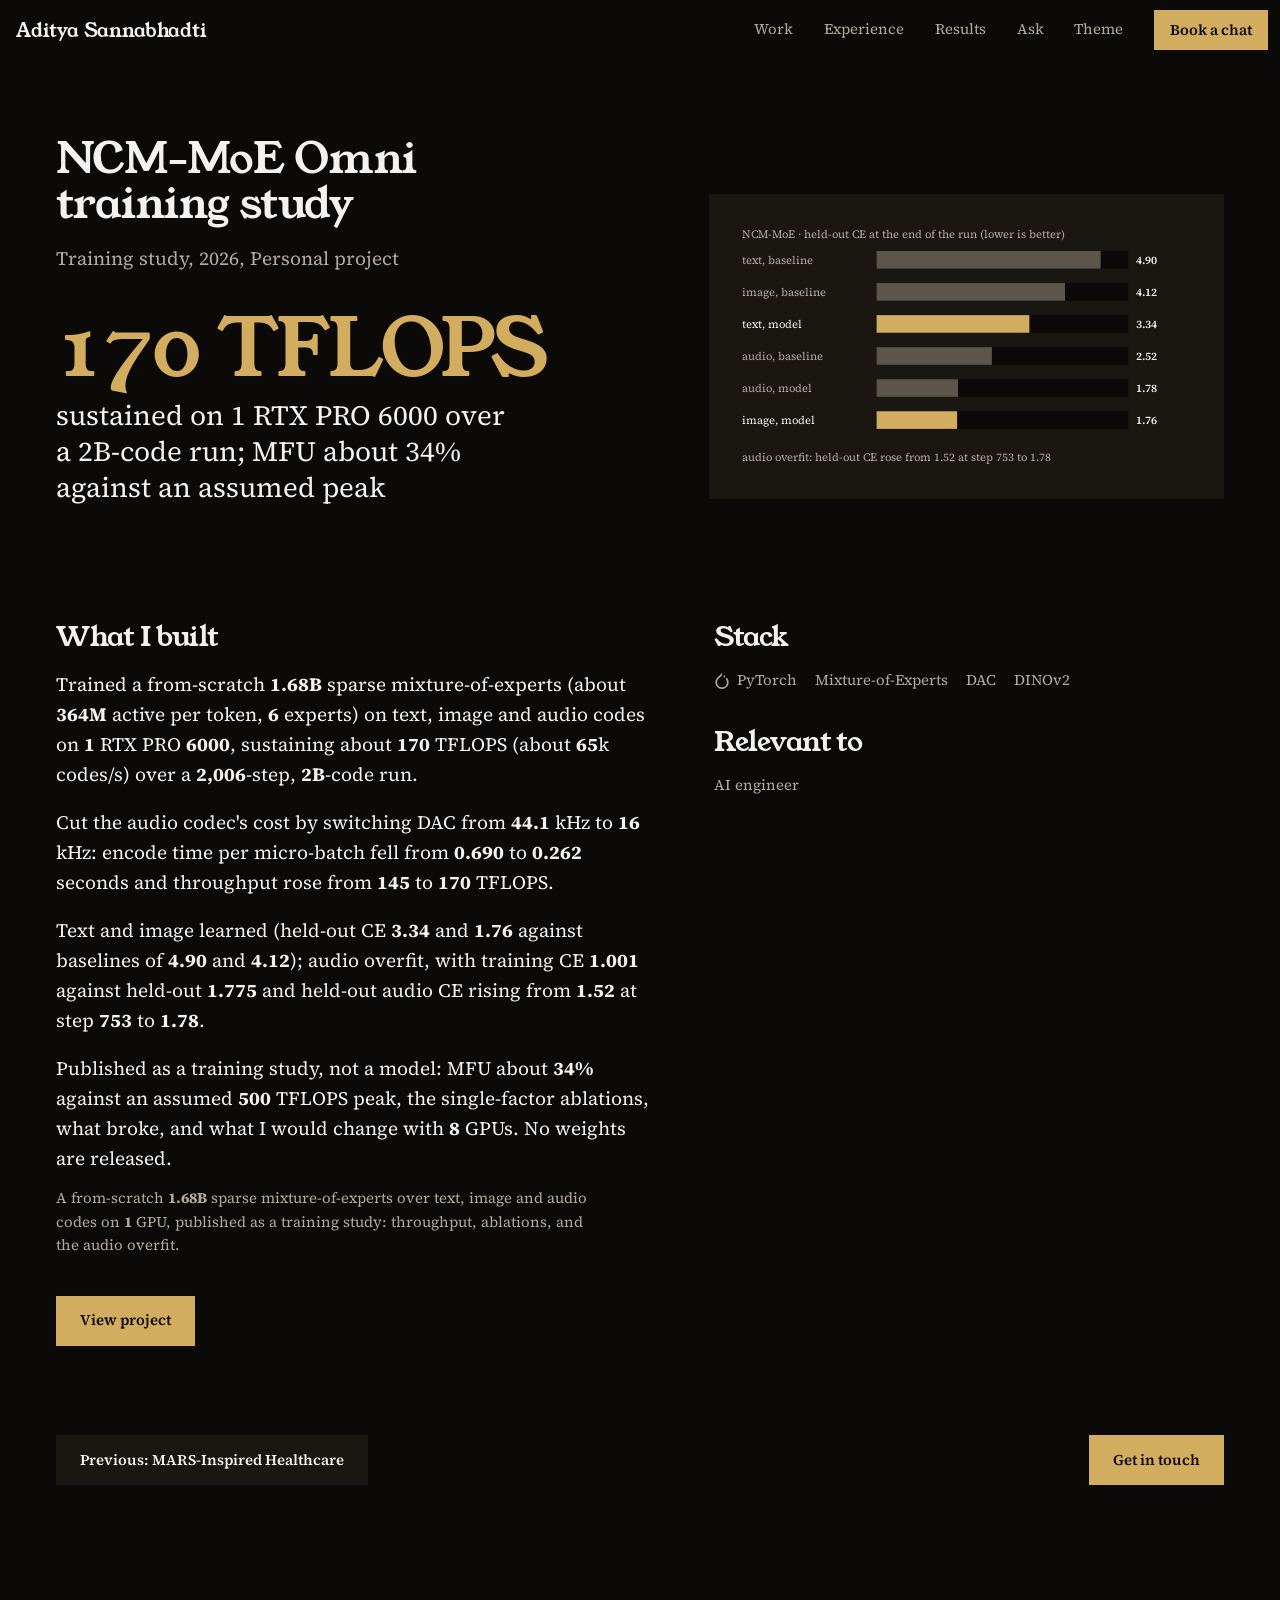
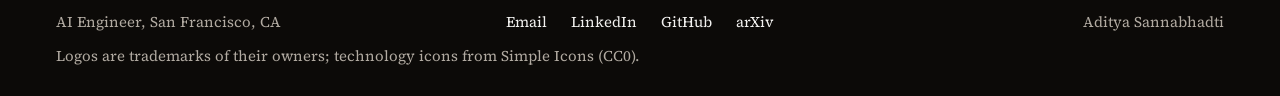
<file: docs/case-12.html>
<!doctype html>
<html lang="en"><head><meta charset="utf-8">
<meta name="viewport" content="width=device-width,initial-scale=1">
<title>NCM-MoE Omni training study — Aditya Sannabhadti</title><meta name="description" content="170 TFLOPS — sustained on 1 RTX PRO 6000 over a 2B-code run; MFU about 34% against an assumed peak">
<meta property="og:title" content="NCM-MoE Omni training study — Aditya Sannabhadti"><meta property="og:description" content="170 TFLOPS — sustained on 1 RTX PRO 6000 over a 2B-code run; MFU about 34% against an assumed peak">
<meta name="color-scheme" content="dark light"><meta name="theme-color" content="#0c0a08">
<link rel="icon" href="data:image/svg+xml,%3Csvg xmlns='http://www.w3.org/2000/svg' viewBox='0 0 32 32'%3E%3Crect width='32' height='32' fill='%230c0a08'/%3E%3Ctext x='16' y='22' text-anchor='middle' font-family='Georgia,serif' font-size='15' fill='%23d2ac5f'%3EAS%3C/text%3E%3C/svg%3E">
<link rel="preload" href="fonts/YoungSerif-normal.woff2" as="font" type="font/woff2" crossorigin>
<link rel="preload" href="fonts/SourceSerif4-normal.woff2" as="font" type="font/woff2" crossorigin>
<link rel="stylesheet" href="styles.css?v=c222f67a">
<script>document.documentElement.classList.add("js");try{var t=localStorage.getItem("th");if(t)document.documentElement.dataset.theme=t}catch(e){}</script>
</head><body class="sub">
<header class="topbar"><a class="wm" href="index.html">Aditya Sannabhadti</a><nav aria-label="Main"><a class="wk" href="index.html#work">Work</a><a class="mh" href="index.html#experience">Experience</a><a class="mh" href="index.html#results">Results</a><a href="ask.html">Ask</a><button class="thm" id="tg" type="button" aria-label="Switch between dark and light">Theme</button><a class="btn p" href="contact.html">Book a chat</a></nav></header>
<main><div class="page">
<div class="top">
<div><h1 data-rise>NCM-MoE Omni training study</h1>
<p class="sub" data-rise style="--i:1">Training study, 2026, Personal project</p>
<div class="bigm" data-rise style="--i:2"><b>170 TFLOPS</b><span>sustained on 1 RTX PRO 6000 over a 2B-code run; MFU about 34% against an assumed peak</span></div></div>
<div class="fig" data-rise style="--i:3"><div class="dw"><svg class="ch" viewBox="0 0 560 298" role="img" aria-label="NCM-MoE held-out cross-entropy"><text class="t" x="0" y="14">NCM-MoE · held-out CE at the end of the run (lower is better)</text><text class="l" x="0" y="46">text, baseline</text><rect class="tr" x="168" y="30" width="314" height="22"/><rect class="bar" x="168" y="30" width="279.7" height="22" style="--i:0"/><text class="v" x="492" y="46">4.90</text><text class="l" x="0" y="86">image, baseline</text><rect class="tr" x="168" y="70" width="314" height="22"/><rect class="bar" x="168" y="70" width="235.2" height="22" style="--i:1"/><text class="v" x="492" y="86">4.12</text><text class="l hot" x="0" y="126">text, model</text><rect class="tr" x="168" y="110" width="314" height="22"/><rect class="bar hot" x="168" y="110" width="190.7" height="22" style="--i:2"/><text class="v" x="492" y="126">3.34</text><text class="l" x="0" y="166">audio, baseline</text><rect class="tr" x="168" y="150" width="314" height="22"/><rect class="bar" x="168" y="150" width="143.9" height="22" style="--i:3"/><text class="v" x="492" y="166">2.52</text><text class="l" x="0" y="206">audio, model</text><rect class="tr" x="168" y="190" width="314" height="22"/><rect class="bar" x="168" y="190" width="101.6" height="22" style="--i:4"/><text class="v" x="492" y="206">1.78</text><text class="l hot" x="0" y="246">image, model</text><rect class="tr" x="168" y="230" width="314" height="22"/><rect class="bar hot" x="168" y="230" width="100.5" height="22" style="--i:5"/><text class="v" x="492" y="246">1.76</text><text class="n" x="0" y="292">audio overfit: held-out CE rose from 1.52 at step 753 to 1.78</text></svg></div><div class="mw"><svg class="ch" viewBox="0 0 360 298" role="img" aria-label="NCM-MoE held-out cross-entropy"><text class="t" x="0" y="14">NCM-MoE · held-out CE at the end of the run (lower is better)</text><text class="l" x="0" y="46">text, baseline</text><rect class="tr" x="150" y="30" width="144" height="22"/><rect class="bar" x="150" y="30" width="128.3" height="22" style="--i:0"/><text class="v" x="304" y="46">4.90</text><text class="l" x="0" y="86">image, baseline</text><rect class="tr" x="150" y="70" width="144" height="22"/><rect class="bar" x="150" y="70" width="107.9" height="22" style="--i:1"/><text class="v" x="304" y="86">4.12</text><text class="l hot" x="0" y="126">text, model</text><rect class="tr" x="150" y="110" width="144" height="22"/><rect class="bar hot" x="150" y="110" width="87.4" height="22" style="--i:2"/><text class="v" x="304" y="126">3.34</text><text class="l" x="0" y="166">audio, baseline</text><rect class="tr" x="150" y="150" width="144" height="22"/><rect class="bar" x="150" y="150" width="66.0" height="22" style="--i:3"/><text class="v" x="304" y="166">2.52</text><text class="l" x="0" y="206">audio, model</text><rect class="tr" x="150" y="190" width="144" height="22"/><rect class="bar" x="150" y="190" width="46.6" height="22" style="--i:4"/><text class="v" x="304" y="206">1.78</text><text class="l hot" x="0" y="246">image, model</text><rect class="tr" x="150" y="230" width="144" height="22"/><rect class="bar hot" x="150" y="230" width="46.1" height="22" style="--i:5"/><text class="v" x="304" y="246">1.76</text><text class="n" x="0" y="292">audio overfit: held-out CE rose from 1.52 at step 753 to 1.78</text></svg></div></div></div>
<div class="cols"><div><h3 data-reveal>What I built</h3><ul class="b"><li data-reveal>Trained a from-scratch <strong class="n">1.68B</strong> sparse mixture-of-experts (about <strong class="n">364M</strong> active per token, <strong class="n">6</strong> experts) on text, image and audio codes on <strong class="n">1</strong> RTX PRO <strong class="n">6000</strong>, sustaining about <strong class="n">170</strong> TFLOPS (about <strong class="n">65</strong>k codes/s) over a <strong class="n">2,006</strong>-step, <strong class="n">2B</strong>-code run.</li><li data-reveal>Cut the audio codec&#x27;s cost by switching DAC from <strong class="n">44.1</strong> kHz to <strong class="n">16</strong> kHz: encode time per micro-batch fell from <strong class="n">0.690</strong> to <strong class="n">0.262</strong> seconds and throughput rose from <strong class="n">145</strong> to <strong class="n">170</strong> TFLOPS.</li><li data-reveal>Text and image learned (held-out CE <strong class="n">3.34</strong> and <strong class="n">1.76</strong> against baselines of <strong class="n">4.90</strong> and <strong class="n">4.12</strong>); audio overfit, with training CE <strong class="n">1.001</strong> against held-out <strong class="n">1.775</strong> and held-out audio CE rising from <strong class="n">1.52</strong> at step <strong class="n">753</strong> to <strong class="n">1.78</strong>.</li><li data-reveal>Published as a training study, not a model: MFU about <strong class="n">34%</strong> against an assumed <strong class="n">500</strong> TFLOPS peak, the single-factor ablations, what broke, and what I would change with <strong class="n">8</strong> GPUs. No weights are released.</li></ul>
<p class="cap" data-reveal>A from-scratch <strong class="n">1.68B</strong> sparse mixture-of-experts over text, image and audio codes on <strong class="n">1</strong> GPU, published as a training study: throughput, ablations, and the audio overfit.</p><div class="cta" data-reveal><a class="btn p" href="https://github.com/adi274903/ncm-omni/blob/main/STUDY.md" rel="noopener">View project</a></div></div>
<div><h3 data-reveal>Stack</h3><ul class="chips" data-reveal><li><span class="lg-i" title="PyTorch"><svg class="ic" width="16" height="16" aria-hidden="true"><use href="icons.svg#i-pytorch"/></svg></span>PyTorch</li><li>Mixture-of-Experts</li><li>DAC</li><li>DINOv2</li></ul>
<h3 data-reveal>Relevant to</h3><ul class="chips" data-reveal><li>AI engineer</li></ul></div></div>

<div class="pn" data-reveal><a class="btn" href="case-11.html">Previous: MARS-Inspired Healthcare</a><a class="btn p" href="contact.html">Get in touch</a></div></div></main>
<footer class="foot"><div class="row"><span>AI Engineer, San Francisco, CA</span>
<nav aria-label="Elsewhere"><a href="mailto:asannabh@alumni.cmu.edu?subject=Let%27s%20talk">Email</a><a href="https://linkedin.com/in/aditya-sannabhadti-269168221" rel="noopener">LinkedIn</a><a href="https://github.com/adi274903" rel="noopener">GitHub</a><a href="https://arxiv.org/abs/2503.22954" rel="noopener">arXiv</a><button class="thm tgf" type="button" aria-label="Switch between dark and light">Theme</button></nav>
<span>Aditya Sannabhadti</span></div>
<p class="cr">Logos are trademarks of their owners; technology icons from Simple Icons (CC0).</p></footer>
<script src="app.js?v=c222f67a" defer></script></body></html>
</file>
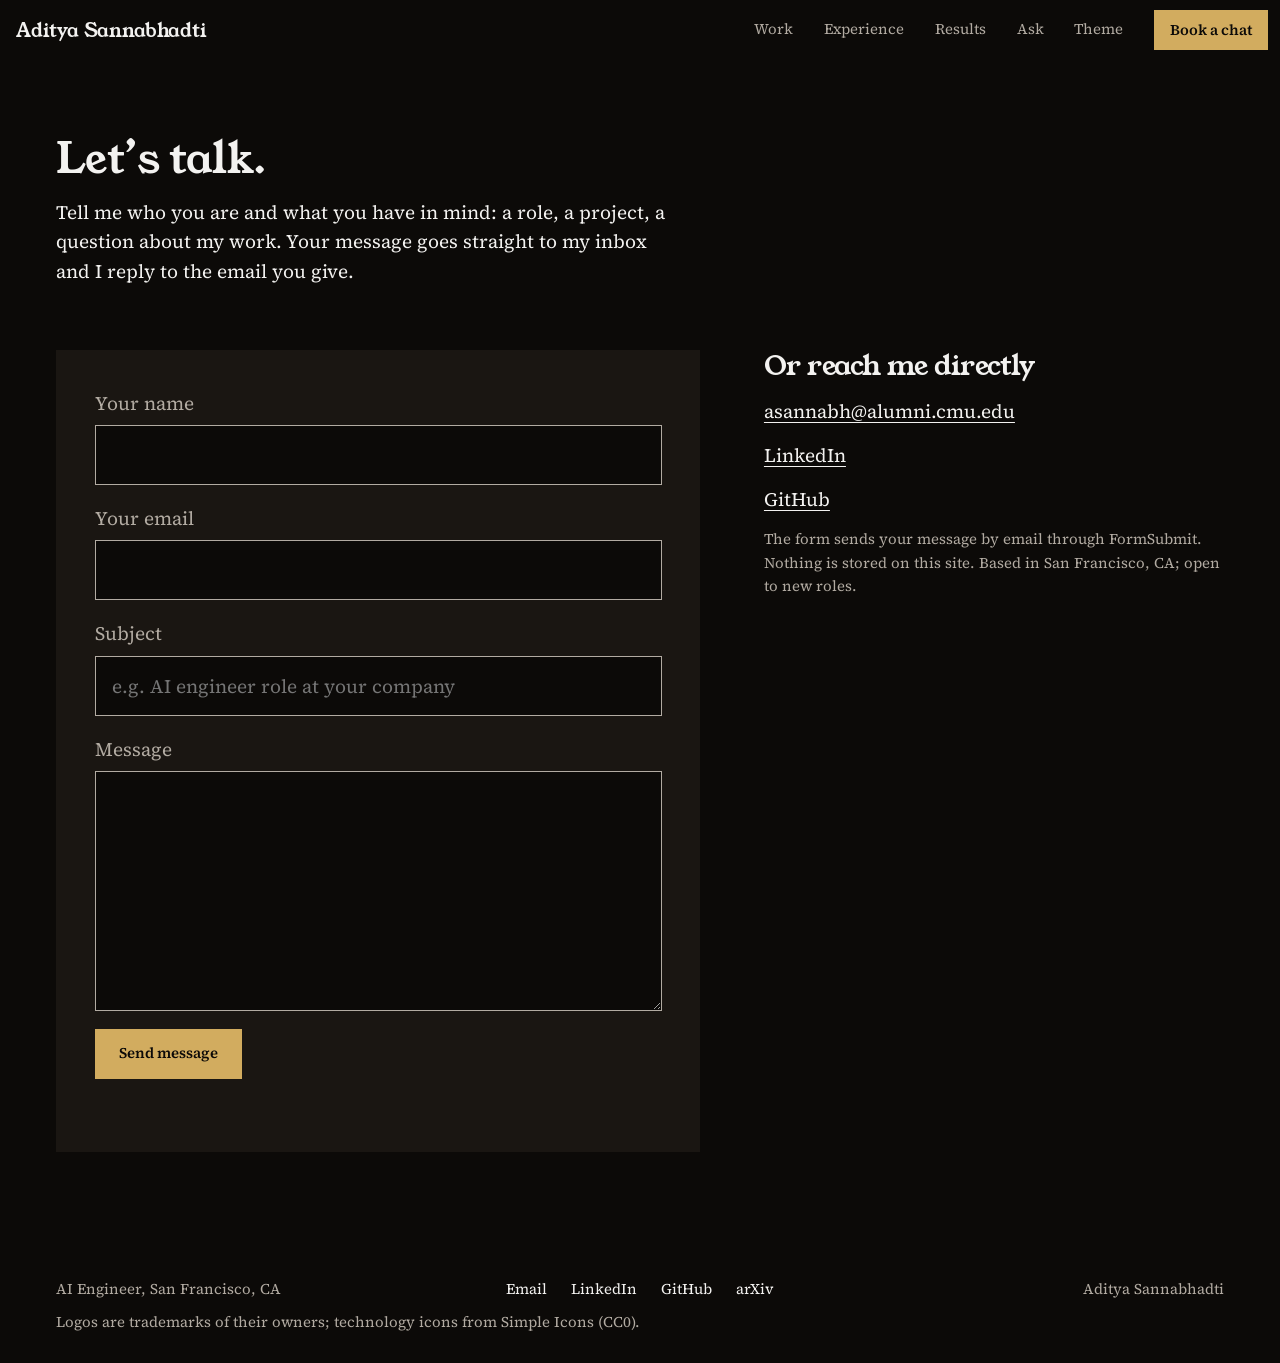
<file: docs/contact.html>
<!doctype html>
<html lang="en"><head><meta charset="utf-8">
<meta name="viewport" content="width=device-width,initial-scale=1">
<title>Book a chat — Aditya Sannabhadti</title><meta name="description" content="Send Aditya a message: name, email, subject and message.">
<meta property="og:title" content="Book a chat — Aditya Sannabhadti"><meta property="og:description" content="Send Aditya a message: name, email, subject and message.">
<meta name="color-scheme" content="dark light"><meta name="theme-color" content="#0c0a08">
<link rel="icon" href="data:image/svg+xml,%3Csvg xmlns='http://www.w3.org/2000/svg' viewBox='0 0 32 32'%3E%3Crect width='32' height='32' fill='%230c0a08'/%3E%3Ctext x='16' y='22' text-anchor='middle' font-family='Georgia,serif' font-size='15' fill='%23d2ac5f'%3EAS%3C/text%3E%3C/svg%3E">
<link rel="preload" href="fonts/YoungSerif-normal.woff2" as="font" type="font/woff2" crossorigin>
<link rel="preload" href="fonts/SourceSerif4-normal.woff2" as="font" type="font/woff2" crossorigin>
<link rel="stylesheet" href="styles.css?v=c222f67a">
<script>document.documentElement.classList.add("js");try{var t=localStorage.getItem("th");if(t)document.documentElement.dataset.theme=t}catch(e){}</script>
</head><body class="sub">
<header class="topbar"><a class="wm" href="index.html">Aditya Sannabhadti</a><nav aria-label="Main"><a class="wk" href="index.html#work">Work</a><a class="mh" href="index.html#experience">Experience</a><a class="mh" href="index.html#results">Results</a><a href="ask.html">Ask</a><button class="thm" id="tg" type="button" aria-label="Switch between dark and light">Theme</button><a class="btn p" href="contact.html" aria-current="page">Book a chat</a></nav></header>
<main><div class="page">
<h1 data-rise>Let’s talk.</h1>
<p class="intro s" data-rise style="--i:1">Tell me who you are and what you have in mind: a role, a project, a question about my work. Your message goes straight to my inbox and I reply to the email you give.</p>
<div class="askw" style="margin-top:clamp(34px,5vw,64px)">
<div class="cfw"><form id="cf" action="https://formsubmit.co/ajax/asannabh@alumni.cmu.edu" method="post" novalidate>
<div class="fr"><label for="cn">Your name</label><input id="cn" name="name" type="text" autocomplete="name" maxlength="120" required></div>
<div class="fr"><label for="ce">Your email</label><input id="ce" name="email" type="email" autocomplete="email" maxlength="200" required></div>
<div class="fr"><label for="cs">Subject</label><input id="cs" name="subject" type="text" maxlength="160" placeholder="e.g. AI engineer role at your company" required></div>
<div class="fr"><label for="cm">Message</label><textarea id="cm" name="message" rows="7" maxlength="4000" required></textarea></div>
<input type="text" name="_honey" tabindex="-1" autocomplete="off" aria-hidden="true" style="position:absolute;left:-9999px;opacity:0;height:0;width:0">
<input type="hidden" name="_subject" value="Portfolio message"><input type="hidden" name="_template" value="table"><input type="hidden" name="_captcha" value="false">
<button class="btn p" type="submit">Send message</button>
<p id="cmsg" class="cmsg" role="status" aria-live="polite"></p></form>
<div id="cdone" class="cdone" tabindex="-1" hidden><h2>Message sent.</h2><p>Thank you. I will reply to the email you gave.</p>
<p style="margin-top:18px"><a class="btn" href="index.html">Back to the portfolio</a></p></div></div>
<aside class="how"><h3>Or reach me directly</h3>
<div class="direct"><a href="mailto:asannabh@alumni.cmu.edu?subject=Let%27s%20talk">asannabh@alumni.cmu.edu</a><a href="https://linkedin.com/in/aditya-sannabhadti-269168221" rel="noopener">LinkedIn</a><a href="https://github.com/adi274903" rel="noopener">GitHub</a></div>
<p class="cap">The form sends your message by email through FormSubmit. Nothing is stored on this site. Based in San Francisco, CA; open to new roles.</p></aside></div></div></main>
<footer class="foot"><div class="row"><span>AI Engineer, San Francisco, CA</span>
<nav aria-label="Elsewhere"><a href="mailto:asannabh@alumni.cmu.edu?subject=Let%27s%20talk">Email</a><a href="https://linkedin.com/in/aditya-sannabhadti-269168221" rel="noopener">LinkedIn</a><a href="https://github.com/adi274903" rel="noopener">GitHub</a><a href="https://arxiv.org/abs/2503.22954" rel="noopener">arXiv</a><button class="thm tgf" type="button" aria-label="Switch between dark and light">Theme</button></nav>
<span>Aditya Sannabhadti</span></div>
<p class="cr">Logos are trademarks of their owners; technology icons from Simple Icons (CC0).</p></footer>
<script src="contact.js?v=c222f67a" defer></script><script src="app.js?v=c222f67a" defer></script></body></html>
</file>
<file: docs/styles.css>
/* Aditya Sannabhadti: the split stage.
   One face for headings (Young Serif), one for text (Source Serif 4), five sizes, flat fields, square corners.
   Surfaces are told apart by a tone step; the only lines are real table and form-field lines. */
@font-face{font-family:"Young Serif";src:url(fonts/YoungSerif-normal.woff2) format("woff2");font-weight:400;font-style:normal;font-display:swap}
@font-face{font-family:"Source Serif 4";src:url(fonts/SourceSerif4-normal.woff2) format("woff2");font-weight:200 900;font-style:normal;font-display:swap}
@font-face{font-family:"Source Serif 4";src:url(fonts/SourceSerif4-italic.woff2) format("woff2");font-weight:200 900;font-style:italic;font-display:swap}

:root{
 --bg:#0c0a08;--surface:#1a1612;--ink:#f3f2f0;--muted:#b2aba2;--accent:#d2ac5f;--accent-ink:#0c0a08;
 --f-head:"Young Serif",Georgia,"Times New Roman",serif;--f-text:"Source Serif 4",Georgia,"Times New Roman",serif;
 --s-small:clamp(.875rem,.85rem + .1vw,.9375rem);
 --s-body:clamp(1.0625rem,1rem + .25vw,1.1875rem);
 --s-lead:clamp(1.3125rem,1.1rem + .8vw,1.75rem);
 --s-head:clamp(1.75rem,1.1rem + 2vw,2.75rem);
 --s-display:clamp(3rem,1rem + 5vw,6rem);
 --m:12px;--bar:60px;--pad:clamp(22px,4.4vw,72px);--gap:clamp(88px,11vw,168px);
 --ease:cubic-bezier(.22,1,.36,1);color-scheme:dark}
:root[data-theme=light]{--bg:#edebe7;--surface:#dedad3;--ink:#17130f;--muted:#554d43;--accent:#6f4f0c;--accent-ink:#edebe7;color-scheme:light}
*,*::before,*::after{box-sizing:border-box}
*{margin:0}
html{-webkit-text-size-adjust:100%;scroll-behavior:smooth;scroll-padding-top:calc(var(--bar) + 16px)}
body{background:var(--bg);color:var(--ink);font:400 var(--s-body)/1.58 var(--f-text);-webkit-font-smoothing:antialiased;font-kerning:normal;overflow-x:hidden}
ul,ol{list-style:none;padding:0}
img,svg,video{display:block;max-width:100%}
a{color:inherit}
button{font:inherit;color:inherit;background:none;border:0;padding:0;cursor:pointer}
:focus-visible{outline:2px solid var(--accent);outline-offset:3px}
::selection{background:var(--accent);color:var(--accent-ink)}
h1,h2,h3{font-family:var(--f-head);font-weight:400;letter-spacing:-.02em;line-height:1.04;text-wrap:balance}
h1{font-size:var(--s-display)}
h2{font-size:var(--s-head)}
h3{font-size:var(--s-lead);line-height:1.15}
p{max-width:62ch;text-wrap:pretty}
.small,small{font-size:var(--s-small)}
.mut{color:var(--muted)}
.lead{font-size:var(--s-lead);line-height:1.38}
strong.n{font-weight:700}
a.ln,.cap a,.prose a{color:var(--accent);text-decoration:underline;text-decoration-thickness:.07em;text-underline-offset:.2em;overflow-wrap:anywhere}
a.ln:hover,.cap a:hover,.prose a:hover{text-decoration-thickness:.14em}
.cap{font-size:var(--s-small);color:var(--muted);max-width:68ch;margin-top:14px}
.sr{position:absolute;width:1px;height:1px;overflow:hidden;clip-path:inset(50%);white-space:nowrap}

/* buttons: one shape, flat, square */
.btn{display:inline-flex;align-items:center;justify-content:center;gap:8px;min-height:50px;padding:0 24px;background:var(--surface);color:var(--ink);text-decoration:none;font:600 var(--s-small)/1 var(--f-text);transition:transform .14s var(--ease),background-color .18s,color .18s}
.btn:hover{background:var(--ink);color:var(--bg)}
.btn:active{transform:scale(.97)}
.btn.p{background:var(--accent);color:var(--accent-ink)}
.btn.p:hover{background:var(--ink);color:var(--bg)}
.cta{display:flex;flex-wrap:wrap;gap:10px;margin-top:clamp(26px,3vw,38px)}

/* bar */
.topbar{position:sticky;top:0;z-index:30;height:var(--bar);background:var(--bg);display:flex;align-items:center;justify-content:space-between;gap:16px;padding:0 var(--m) 0 calc(var(--m) + 4px)}
.wm{font:400 var(--s-body)/1 var(--f-head);text-decoration:none;letter-spacing:-.01em;white-space:nowrap}
.topbar nav{display:flex;align-items:center;gap:clamp(14px,2.4vw,32px);font-size:var(--s-small)}
.topbar nav a{text-decoration:none;color:var(--muted);padding:8px 0}
.topbar nav a:hover,.topbar nav a[aria-current]{color:var(--ink)}
.topbar nav a.btn,.topbar nav a.btn[aria-current]{color:var(--accent-ink)}
.topbar nav .btn{min-height:40px;padding:0 16px;color:var(--accent-ink)}
.topbar nav .btn:hover{color:var(--bg)}
.thm{font-size:var(--s-small);color:var(--muted);padding:8px 0}
.thm:hover{color:var(--ink)}
@media(max-width:720px){.topbar nav a.mh,.topbar nav .thm,.topbar nav a.wk{display:none}.topbar nav{gap:16px}}

/* the split: a stage that stays, and a column that scrolls */
.split{display:grid;grid-template-columns:minmax(0,1fr)}
.stage{margin:var(--m)}
.stage .pane{display:none}
.stage .pane.me{display:block}
.pane figure,.pane .fill{position:relative}
.stage img{width:100%;height:100%;object-fit:cover}
.stage .pane.me img{aspect-ratio:1;width:min(100%,420px);height:auto;margin:0 auto}
.stage figcaption{background:var(--surface);padding:14px 18px;font-size:var(--s-small);color:var(--muted)}
.stage figcaption a{color:var(--muted)}
.read{padding:clamp(28px,5vw,64px) var(--pad) 0}
.read>section{padding-bottom:var(--gap)}
@media(min-width:1000px){
 .split{grid-template-columns:minmax(0,1fr) minmax(0,1fr)}
 .stage{position:sticky;top:var(--bar);height:calc(100svh - var(--bar) - var(--m));margin:0 0 var(--m) var(--m);background:var(--surface);overflow:hidden}
 .stage .pane{display:flex;flex-direction:column;position:absolute;inset:0;opacity:0;visibility:hidden;transition:opacity .35s ease,visibility 0s .35s}
 .stage .pane.on{opacity:1;visibility:visible;transition:opacity .8s ease .3s}
 .pane figure{flex:1;min-height:0;display:flex;flex-direction:column}
 .pane figure img{flex:1;min-height:0;height:100%}
 .stage .pane.me figure{align-items:center;justify-content:center}
 .stage .pane.me img{flex:none;height:auto;aspect-ratio:1;width:min(86%,540px);margin:0}
 .stage .pane.me figcaption{width:min(86%,540px);background:none;padding:16px 0 0}
 .pane.me.on img{animation:drift 22s ease-in-out infinite alternate}
 .read{padding-top:clamp(40px,6vw,88px)}
}
@keyframes drift{from{transform:scale(1)}to{transform:scale(1.045)}}
.pane .fill{flex:1;min-height:0;padding:clamp(28px,3.4vw,56px);display:flex;flex-direction:column;justify-content:center;gap:22px;overflow:hidden}
.fill .big{font:400 var(--s-display)/.95 var(--f-head);letter-spacing:-.03em;color:var(--accent);font-variant-numeric:tabular-nums;text-wrap:balance}
.fill .note{font-size:var(--s-lead);line-height:1.3;color:var(--ink);max-width:28ch}
.fill .ttl{font-size:var(--s-small);color:var(--muted)}
.fill .ch{max-width:560px}

/* hero */
.hero{min-height:calc(100svh - var(--bar) - 40px);display:flex;flex-direction:column;justify-content:center}
.hero h1{margin-bottom:clamp(18px,2vw,28px)}
.hero .role{font-size:var(--s-lead);line-height:1.28;max-width:30ch;color:var(--ink)}
.hero .where{color:var(--muted);font-size:var(--s-small);margin-top:10px}
.hero .lede{font-size:var(--s-body);line-height:1.6;max-width:52ch;margin-top:clamp(22px,2.6vw,34px)}
.hero .lede[hidden]{display:none}
.hero .motto{margin-top:18px;color:var(--muted);font-style:italic;max-width:46ch}
.tracks{margin-top:clamp(28px,3.4vw,44px);display:flex;flex-wrap:wrap;align-items:center;gap:6px 14px;color:var(--muted);font-size:var(--s-small)}
.seg{display:inline-flex;flex-wrap:wrap;gap:6px}
.seg button{font-size:var(--s-small);padding:9px 16px;background:var(--surface);color:var(--muted);transition:background-color .18s,color .18s}
.seg button:hover{color:var(--ink)}
.seg button[aria-pressed=true]{background:var(--accent);color:var(--accent-ink)}

/* section heads */
.sh{max-width:22ch;margin-bottom:clamp(22px,2.6vw,36px)}
.sh.w{max-width:26ch}
.sh+p{color:var(--muted);margin:-8px 0 clamp(26px,3vw,40px);max-width:52ch}

/* work: names are the index */
.works li{padding:clamp(22px,2.6vw,34px) 0}
.works .wn{display:block;width:100%;text-align:left}
.works .wt{display:block;font:400 var(--s-head)/1.06 var(--f-head);letter-spacing:-.02em;transition:color .18s;text-wrap:balance}
.works .wm{display:block;margin-top:10px;font-size:var(--s-small);color:var(--muted)}
.works li.on .wt,.works .wn:hover .wt,.works .wn:focus-visible .wt{color:var(--accent)}
.works .wb{margin-top:16px;max-width:54ch}
.works .wa{display:flex;flex-wrap:wrap;align-items:center;gap:8px 28px;margin-top:18px;font-size:var(--s-body)}
.works .wa .show{color:var(--accent);text-decoration:underline;text-underline-offset:.22em;text-decoration-thickness:.07em}
.works .wa a{color:var(--muted);text-decoration:underline;text-underline-offset:.22em;text-decoration-thickness:.07em}
.works .wa a:hover,.works .wa .show:hover{color:var(--ink)}
.works li.off{display:none}
.works .wf{display:none;margin-top:22px;padding:22px;background:var(--surface)}
.works li.open .wf{display:block}
.wf .big{font:400 clamp(2.25rem,9vw,3.25rem)/1 var(--f-head);color:var(--accent);margin-bottom:6px;font-variant-numeric:tabular-nums}
.wf .note{font-size:var(--s-small);color:var(--muted);margin-bottom:16px}
.chips{display:flex;flex-wrap:wrap;gap:8px 18px;margin-top:14px;font-size:var(--s-small);color:var(--muted)}
.chips li{display:inline-flex;align-items:center;gap:7px}
.ic{width:16px;height:16px;fill:currentColor;flex:none}
.lg-i{display:inline-flex}
@media(min-width:1000px){.works .wf{display:none!important}}

/* charts (inline SVG, styled here) */
.ch{width:100%;height:auto;overflow:visible}
.ch text{font-family:var(--f-text);font-size:14px;fill:var(--muted)}
.ch .l.hot,.ch .v{fill:var(--ink)}
.ch .v{font-weight:600}
.ch .tr{fill:var(--bg)}
.ch .bar{fill:#5c554b}
.ch .bar.hot{fill:var(--accent)}
.mw{display:none}
@media(max-width:720px){.dw{display:none}.mw{display:block}}
@media(prefers-reduced-motion:no-preference){
 .js .ch .bar{transform-box:fill-box;transform-origin:left center;transform:scaleX(0);transition:transform .9s var(--ease);transition-delay:calc(var(--i,0)*80ms + 200ms)}
 .js .on .ch .bar,.js .open .ch .bar,.js .ch.in .bar,.js .fig .ch .bar{transform:scaleX(1)}}

/* the scoreboard: full width, the live thing */
.full{padding:var(--gap) var(--pad) 0}
.full>.in{max-width:78rem;margin:0 auto}
.sb{display:grid;gap:clamp(26px,4vw,64px);grid-template-columns:minmax(0,1fr);align-items:start}
@media(min-width:1000px){.sb{grid-template-columns:minmax(0,5fr) minmax(0,7fr)}}
.sb .pick{display:flex;flex-wrap:wrap;gap:8px;margin:22px 0 26px}
.sb .pick button{padding:10px 16px;background:var(--surface);color:var(--muted);font-size:var(--s-small);transition:background-color .18s,color .18s,transform .14s}
.sb .pick button:hover{color:var(--ink)}
.sb .pick button:active{transform:scale(.97)}
.sb .pick button[aria-pressed=true]{background:var(--accent);color:var(--accent-ink)}
.verdict{font-size:var(--s-body);line-height:1.5;max-width:42ch;min-height:4.5em}
.verdict em{font-style:normal;font-weight:700;color:var(--accent)}
.tblw{overflow-x:auto}
.cmp{width:100%;border-collapse:collapse;font-size:var(--s-body);font-variant-numeric:tabular-nums}
.cmp caption{text-align:left;color:var(--muted);font-size:var(--s-small);padding-top:16px;caption-side:bottom}
.cmp th,.cmp td{padding:14px 12px;text-align:right;border-bottom:1px solid var(--surface)}
.cmp th:first-child,.cmp tbody th{text-align:left;padding-left:0}
.cmp thead th{font-weight:600;color:var(--muted);font-size:var(--s-small);vertical-align:bottom}
.cmp tbody th{font-weight:400}
.cmp .us{background:var(--surface)}
.cmp thead .us{color:var(--accent);white-space:nowrap}
.cmp td.best{font-weight:700;color:var(--accent)}
.cmp[data-sel="1"] .c3,.cmp[data-sel="1"] .c4,.cmp[data-sel="3"] .c1,.cmp[data-sel="3"] .c4,.cmp[data-sel="4"] .c1,.cmp[data-sel="4"] .c3{display:none}

/* experience: two-ended rows */
.xp details{padding:clamp(14px,1.6vw,20px) 0}
.xp summary{display:grid;grid-template-columns:44px minmax(0,1fr) auto;column-gap:16px;align-items:center;cursor:pointer;list-style:none}
.xp summary::-webkit-details-marker{display:none}
.xp .co{display:grid;place-items:center;width:44px;height:44px}
.xp .co img{width:36px;height:36px;object-fit:contain}
.xp .co .ic{width:30px;height:30px}
.xp .co.mn{font:400 var(--s-small) var(--f-head);color:var(--muted);background:var(--surface)}
.xp .org{font:400 var(--s-lead)/1.15 var(--f-head);letter-spacing:-.01em;transition:color .18s}
.xp summary:hover .org,.xp details[open] .org{color:var(--accent)}
.xp .when{font-size:var(--s-small);color:var(--muted);text-align:right;white-space:nowrap}
.xp .role{grid-column:2/-1;font-size:var(--s-small);color:var(--muted);margin-top:4px}
.xp ul{margin:16px 0 8px 60px;display:grid;gap:12px;max-width:56ch}
.xp .lgs{grid-column:2/-1;display:flex;flex-wrap:wrap;gap:10px;margin-top:8px;color:var(--muted)}
@media(max-width:720px){.xp summary{grid-template-columns:44px minmax(0,1fr)}.xp .when{grid-column:2;text-align:left;margin-top:2px}.xp ul{margin-left:0}}
.xp .co.ink img{filter:invert(1)}
:root[data-theme=light] .xp .co.ink img{filter:none}
.xp .co.fb img{width:100%;height:100%;object-fit:cover}

/* skills counted: bars made of a flat fill */
.sk{display:grid;gap:clamp(22px,2.4vw,34px)}
.sk li{display:grid;grid-template-columns:minmax(0,1fr);gap:8px}
@media(min-width:760px){.sk li{grid-template-columns:minmax(0,5fr) minmax(0,7fr);align-items:baseline;gap:28px}}
.sk .a{font:400 var(--s-lead)/1.15 var(--f-head)}
.sk .m{display:grid;gap:8px}
.sk .bar2{height:14px;background:var(--surface)}
.sk .bar2 i{display:block;height:100%;background:var(--accent);transform-origin:left;width:var(--w)}
.sk .who{font-size:var(--s-small);color:var(--muted)}
.tools{display:flex;flex-wrap:wrap;gap:10px 22px;margin:0 0 clamp(34px,4vw,56px);color:var(--muted);font-size:var(--s-small)}
.tools li{display:inline-flex;align-items:center;gap:8px}
.tools .ic{width:18px;height:18px;color:var(--accent)}
@media(prefers-reduced-motion:no-preference){
 .js .sk .bar2 i{transform:scaleX(0);transition:transform 1s var(--ease)}
 .js .sk li.is-in .bar2 i{transform:scaleX(1)}}

/* plain names in columns: papers, schools, recognition */
.names{display:grid;gap:clamp(30px,4vw,56px);grid-template-columns:minmax(0,1fr)}
@media(min-width:760px){.names{grid-template-columns:repeat(3,minmax(0,1fr))}}
.names h3{margin-bottom:16px}
.names li{margin-bottom:16px;line-height:1.45}
.names li span{display:block;color:var(--muted);font-size:var(--s-small);margin-top:2px}
.names a{text-decoration:underline;text-decoration-thickness:.07em;text-underline-offset:.22em}
.names a:hover{color:var(--accent)}

/* contact: one card on a photograph */
.visit{position:relative;margin-top:var(--gap);min-height:min(78svh,760px);display:flex;align-items:flex-start;justify-content:flex-end;padding:clamp(14px,4vw,64px)}
.visit>img{position:absolute;inset:0;width:100%;height:100%;object-fit:cover;object-position:50% 62%}
.card{position:relative;background:var(--surface);padding:clamp(24px,3vw,36px);width:min(100%,440px);display:grid;gap:18px}
.card h2{font-size:var(--s-head)}
.card .links{display:flex;flex-wrap:wrap;gap:6px 20px;font-size:var(--s-small)}
.card .links a{color:var(--muted);text-decoration:underline;text-underline-offset:.22em}
.card .links a:hover{color:var(--ink)}
.card .mail{font:400 var(--s-body)/1.3 var(--f-head);color:var(--accent);text-decoration:underline;text-underline-offset:.22em;overflow-wrap:anywhere}
.card .btn{width:100%}

/* footer: one quiet line */
.foot{padding:clamp(80px,14svh,160px) var(--pad) 28px;display:grid;gap:10px;font-size:var(--s-small);color:var(--muted)}
.foot .row{display:grid;grid-template-columns:1fr auto 1fr;gap:16px;align-items:baseline}
.foot .row>:last-child{text-align:right}
.foot nav{display:flex;gap:24px;flex-wrap:wrap;justify-content:center}
.foot .thm{color:var(--ink);padding:0}
.foot a{color:var(--ink);text-decoration:none}
.foot a:hover{text-decoration:underline}
.foot .cr{max-width:96ch}
.foot .cr a{color:var(--muted);text-decoration:underline}
@media(max-width:720px){.foot .row{grid-template-columns:1fr;gap:8px}.foot .row>:last-child{text-align:left}.foot nav{justify-content:flex-start;gap:16px}}

/* case, ask and contact pages share one column */
.page{padding:clamp(34px,6vw,88px) var(--pad) 0}
.page h1{font-size:var(--s-head);max-width:22ch;margin:0 0 16px}
.page h1.lg{font-size:var(--s-display);max-width:none;margin-bottom:24px}
.page .sub{color:var(--muted);font-size:var(--s-body)}
.top{display:grid;gap:clamp(24px,4vw,64px);grid-template-columns:minmax(0,1fr);align-items:center;margin-bottom:clamp(40px,5vw,72px)}
@media(min-width:900px){.top{grid-template-columns:minmax(0,7fr) minmax(0,6fr)}}
.page .intro.s{font-size:var(--s-body);line-height:1.55;max-width:62ch}
.page .intro{font-size:var(--s-lead);line-height:1.34;max-width:34ch;color:var(--ink)}
.bigm{margin:clamp(22px,3vw,40px) 0 clamp(28px,4vw,54px);display:grid;gap:10px}
.bigm b{font:400 var(--s-display)/.95 var(--f-head);color:var(--accent);letter-spacing:-.03em;font-variant-numeric:tabular-nums;text-wrap:balance}
.bigm span{font-size:var(--s-lead);line-height:1.3;max-width:30ch}
.cols{display:grid;gap:clamp(34px,5vw,80px);grid-template-columns:minmax(0,1fr);align-items:start}
@media(min-width:900px){.cols{grid-template-columns:minmax(0,7fr) minmax(0,6fr)}}
.cols h3{margin-bottom:16px}
.cols ul.b{display:grid;gap:18px}
.fig{background:var(--surface);padding:clamp(20px,2.6vw,34px)}
.cols .chips{margin:0 0 34px}
.pn{display:flex;justify-content:space-between;gap:12px;flex-wrap:wrap;margin-top:clamp(56px,7vw,100px)}
.vs{display:grid;gap:12px}
.vr{display:grid;grid-template-columns:minmax(0,1.6fr) auto auto;gap:14px;align-items:center}
.vn{font-size:var(--s-small)}
.cells{display:inline-flex;gap:4px}
.cells i{width:16px;height:16px;background:var(--bg)}
.cells i.w{background:var(--accent)}
.vr b{font-weight:600;font-variant-numeric:tabular-nums;min-width:2.6em;text-align:right}
.vs .k{font-size:var(--s-small);color:var(--muted)}

/* Ask page */
.askn{max-width:none}
.askp{background:var(--surface);display:flex;flex-direction:column;min-height:0;max-height:78dvh;margin-top:30px}
.thread{flex:1;overflow-y:auto;padding:22px;display:flex;flex-direction:column;gap:16px;min-height:0}
.am{max-width:94%}
.am.u{align-self:flex-end;background:var(--accent);color:var(--accent-ink);padding:10px 16px}
.am.b{align-self:flex-start;width:100%;max-width:100%}
.abx{background:var(--bg);padding:18px 20px;max-width:78ch}
.mt{display:flex;flex-wrap:wrap;gap:6px 14px;align-items:baseline;margin-bottom:10px}
.mt b{font:400 var(--s-lead)/1.15 var(--f-head);color:var(--accent)}
.mt span{font-size:var(--s-small);color:var(--muted)}
.ld{color:var(--muted);margin-bottom:8px}
.ls{display:grid;gap:12px}
@media(prefers-reduced-motion:no-preference){.ls li{opacity:0;animation:rise .5s var(--ease) forwards;animation-delay:calc(var(--i,0)*140ms + 60ms)}@keyframes rise{from{opacity:0;transform:translateY(8px)}to{opacity:1;transform:none}}}
.lks{display:flex;flex-wrap:wrap;gap:8px;margin-top:14px}
.lks a{font-size:var(--s-small);padding:8px 14px;background:var(--surface);text-decoration:none}
.lks a:hover{background:var(--accent);color:var(--accent-ink)}
.src{margin-top:14px}
.src summary{cursor:pointer;font-size:var(--s-small);color:var(--muted);list-style:none}
.src summary::-webkit-details-marker{display:none}
.src p{margin-top:8px;font-size:var(--s-small);color:var(--muted)}
.chs,.starts{display:flex;flex-wrap:wrap;gap:8px}
.starts{padding:0 22px 14px}
.chs{margin-top:16px}
.chs button,.starts button{font-size:var(--s-small);padding:9px 14px;background:var(--bg);color:var(--muted);text-align:left;transition:color .18s,background-color .18s}
.chs button:hover,.starts button:hover{color:var(--accent-ink);background:var(--accent)}
.askf{display:flex;gap:10px;padding:14px}
.askf input{flex:1;min-width:0;background:var(--bg);border:1px solid var(--muted);padding:14px 16px;color:var(--ink);font:inherit;font-size:var(--s-body)}
.askf input:focus{outline:2px solid var(--accent);outline-offset:1px}
.askf button{background:var(--accent);color:var(--accent-ink);padding:0 26px;font-weight:600;font-size:var(--s-small)}
.askp.asked .starts{display:none}
.askp:not(.xray) .mt span,.askp:not(.xray) .tg2{display:none}
.tg2{display:flex;flex-wrap:wrap;gap:6px 14px;margin:0 0 10px;font-size:var(--s-small);color:var(--muted)}
.hwbar{display:flex;justify-content:flex-end;margin-top:22px}
.hwb{font-size:var(--s-small);padding:9px 16px;background:var(--surface);color:var(--muted)}
.hwb:hover{color:var(--ink)}
.hwb[aria-expanded=true]{background:var(--accent);color:var(--accent-ink)}
.hwb i{font-style:normal;display:inline-block;transition:transform .2s}
.hwb[aria-expanded=true] i{transform:rotate(180deg)}
.hwp{background:var(--surface);padding:24px;margin-top:14px}
.hwp[hidden]{display:none}
.hwp ol{display:grid;gap:14px;padding-left:22px;list-style:decimal;margin-top:18px}
.hwp li b{color:var(--accent);font-weight:600}
.hwd{overflow:hidden;max-width:920px}
.hws{width:100%;height:auto}
.hws .hb{fill:var(--bg)}
.hws .ht{font:600 14px var(--f-text);fill:var(--accent)}
.hws .hl{font:400 14px var(--f-text);fill:var(--ink)}
.hws .hl.sm{fill:var(--muted)}
.hws .ha{stroke:var(--muted);stroke-width:1.6;fill:none}
.hws .hah{fill:var(--muted)}
.hws .hp{fill:var(--accent)}
.hws .hbt{fill:var(--surface)}
.hws .hbar{fill:#5c554b}
.hws .hbar.win{fill:var(--accent)}
.hwd .mw{max-width:420px;margin:0 auto}
@media(max-width:900px){.hwd .dw{display:none}.hwd .mw{display:block}}
@media(min-width:901px){.hwd .mw{display:none}}

/* contact page */
.askw{display:grid;gap:clamp(34px,5vw,80px);grid-template-columns:minmax(0,1fr);align-items:start}
@media(min-width:900px){.askw{grid-template-columns:minmax(0,7fr) minmax(0,5fr)}}
.cfw{background:var(--surface);padding:clamp(22px,3vw,40px)}
.fr{display:grid;gap:7px;margin-bottom:18px}
.fr label{font-size:var(--s-body);color:var(--muted)}
.fr input,.fr textarea{width:100%;background:var(--bg);border:1px solid var(--muted);padding:14px 16px;color:var(--ink);font:inherit;font-size:var(--s-body)}
.fr textarea{resize:vertical;min-height:170px}
.fr input:focus,.fr textarea:focus{outline:2px solid var(--accent);outline-offset:1px}
.cmsg{min-height:1.4em;margin-top:14px;font-size:var(--s-small)}
.cmsg.bad{color:var(--accent)}
.cfw button[disabled]{opacity:.6;cursor:wait}
.cdone h2{margin-bottom:12px}
.cdone:focus{outline:none}
.how h3{margin-bottom:14px}
.how .direct{display:grid;gap:14px}
.how .direct a{text-decoration:underline;text-underline-offset:.22em;text-decoration-thickness:.07em}
.how .direct a:hover{color:var(--accent)}

/* motion: entrances rise once; content stays visible without script */
@media(prefers-reduced-motion:no-preference){
 .js [data-rise]{opacity:0;transform:translateY(22px);animation:up .9s var(--ease) forwards;animation-delay:calc(var(--i,0)*90ms + 100ms)}
 .js [data-reveal]{opacity:0;transform:translateY(24px);transition:opacity .8s var(--ease),transform .9s var(--ease);transition-delay:calc(var(--i,0)*70ms)}
 .js [data-reveal].is-in{opacity:1;transform:none}}
@keyframes up{to{opacity:1;transform:none}}
@media(prefers-reduced-motion:reduce){.stage .pane,.stage .pane.on{transition:none}.pane.me.on img{animation:none}}
@media print{.topbar,.tracks,.cta,.stage{display:none}body{background:#fff;color:#000}}

@media(max-width:720px){.cmp th,.cmp td{padding:12px 6px}.cmp{font-size:var(--s-small)}.cmp thead th{font-size:var(--s-small);hyphens:auto}}

@media(max-width:720px){.cmp{table-layout:fixed}.cmp th:first-child{width:30%}.cmp thead th{overflow-wrap:anywhere}.cmp th,.cmp td{padding:12px 4px}}
@media(max-width:759px){.rec{columns:1!important}}
.tblw+.cap{margin-top:12px}
.foot .tgf{display:none}
@media(max-width:720px){.foot .tgf{display:inline}}

/* large screens: everything set in rem grows with the screen, so the page never sits in a narrow column */
@media(min-width:1800px){html{font-size:118%}}
@media(min-width:2400px){html{font-size:150%}}
@media(min-width:3200px){html{font-size:200%}}
.rl{margin-top:1.25rem}

/* highlights: the four strongest projects, above the full list */
#highlights{margin-bottom:clamp(48px,6vw,88px)}
.hl{list-style:none;margin:0;padding:0;display:grid;gap:clamp(22px,2.4vw,32px);grid-template-columns:repeat(auto-fit,minmax(min(100%,300px),1fr))}
.hl li{border-top:2px solid var(--accent);padding-top:18px}
.hl .ht{display:block;font:400 clamp(1.3rem,1.1rem + .8vw,1.75rem)/1.12 var(--f-head);letter-spacing:-.015em;color:var(--ink);text-decoration:none;text-wrap:balance}
.hl .ht:hover,.hl .ht:focus-visible{color:var(--accent)}
.hl .hm{display:block;margin-top:10px;font-size:var(--s-small);color:var(--muted)}
.hl .hm b{color:var(--ink);font-weight:600;margin-right:6px}
.hl p{margin-top:12px;max-width:46ch}
.hl .ha{display:flex;flex-wrap:wrap;gap:8px 24px;margin-top:14px;font-size:var(--s-small)}
.hl .ha a{color:var(--accent);text-underline-offset:.22em}
</file>
